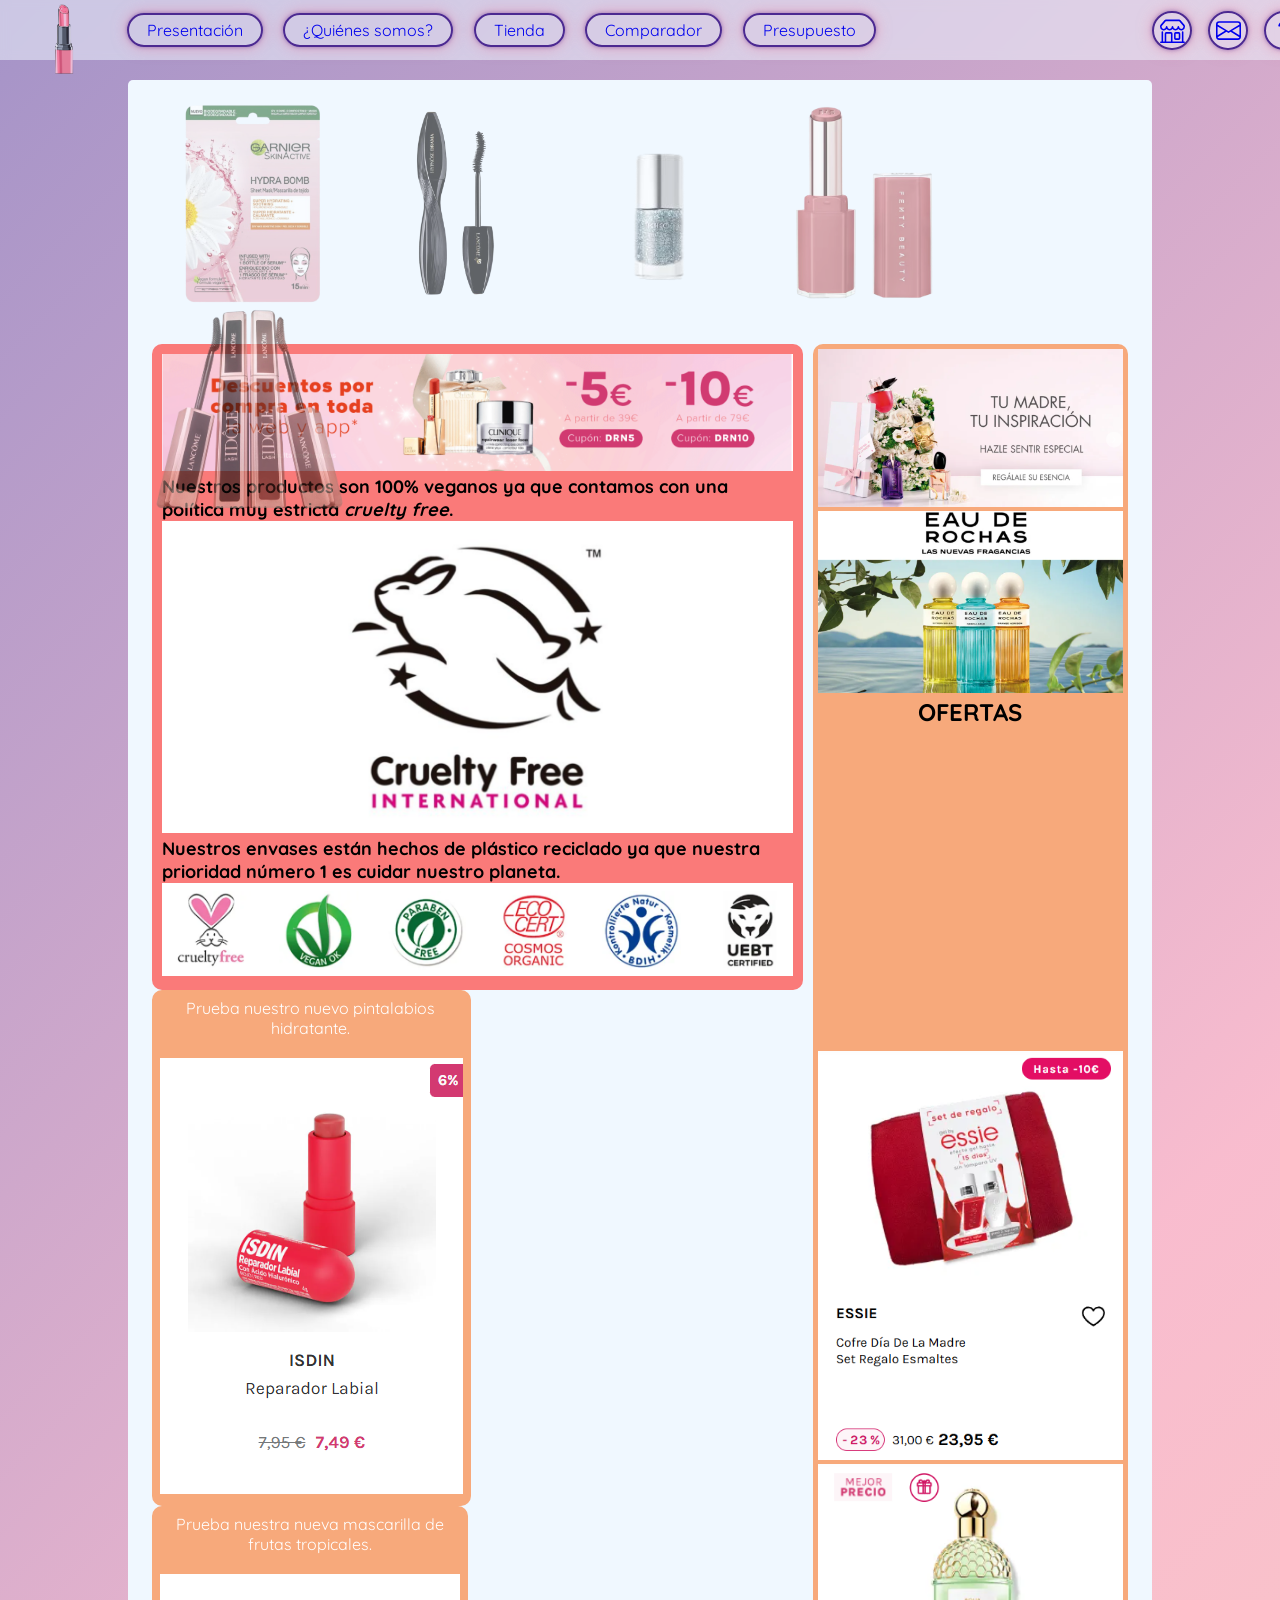
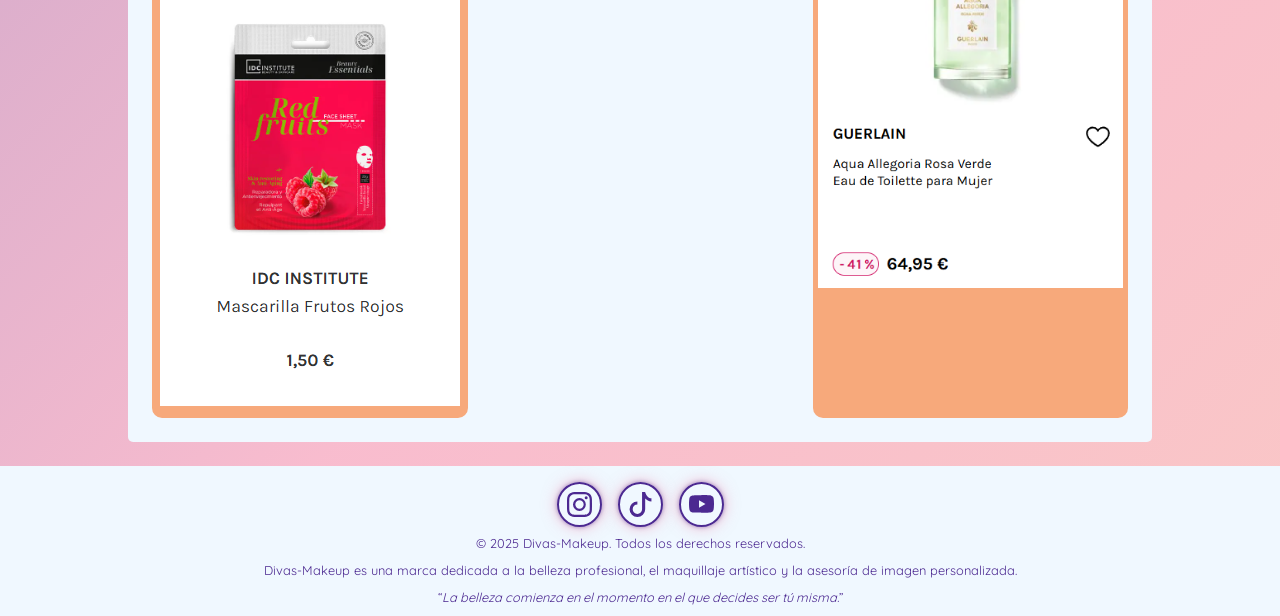
<file: index.html>
<!DOCTYPE html>
<html lang="es-ES">
  <head>
    <meta charset="UTF-8" />
    <meta
      name="viewport"
      content="width=device-width, initial-scale=1.0"
    />
    <meta
      name="author"
      content="Annabel"
    />
    <meta
      name="description"
      content="Página principal de la nuestra web"
    />
    <meta
      name="keywords"
      content="cruelty free, ofertas"
    />
    <title>Divas Make Up</title>
    <link
      rel="icon"
      href="imagenes/logo.png"
    />
    <link
      rel="stylesheet"
      href="estilosGlobales.css"
    />
    <link
      rel="stylesheet"
      href="index.css"
    />
  </head>

  <body>
    <!-- Cabecera de la página donde aparece el logo y la navegacion -->
    <header>
      <nav class="navegacion1">
        <a
          href="index.html"
          class="enlaceLogo"
          ><img
            src="imagenes/logo.png"
            alt="Logo DivasMakeUp"
            title="Logo DivasMakeUp"
            id="inicio"
        /></a>
        <a href="presentacion.html">Presentación</a>

        <a href="pagina2.html"> ¿Quiénes somos?</a>
        <a href="pagina3.html"> Tienda</a>
        <a href="pagina4.html">Comparador</a>
        <a href="pagina5.html">Presupuesto</a>
      </nav>
      <nav class="navegacion2">
        <a href="pagina1.html">
          <svg
            xmlns="http://www.w3.org/2000/svg"
            width="16"
            height="16"
            fill="currentColor"
            class="bi bi-shop"
            viewBox="0 0 16 16"
          >
            <path
              d="M2.97 1.35A1 1 0 0 1 3.73 1h8.54a1 1 0 0 1 .76.35l2.609 3.044A1.5 1.5 0 0 1 16 5.37v.255a2.375 2.375 0 0 1-4.25 1.458A2.37 2.37 0 0 1 9.875 8 2.37 2.37 0 0 1 8 7.083 2.37 2.37 0 0 1 6.125 8a2.37 2.37 0 0 1-1.875-.917A2.375 2.375 0 0 1 0 5.625V5.37a1.5 1.5 0 0 1 .361-.976zm1.78 4.275a1.375 1.375 0 0 0 2.75 0 .5.5 0 0 1 1 0 1.375 1.375 0 0 0 2.75 0 .5.5 0 0 1 1 0 1.375 1.375 0 1 0 2.75 0V5.37a.5.5 0 0 0-.12-.325L12.27 2H3.73L1.12 5.045A.5.5 0 0 0 1 5.37v.255a1.375 1.375 0 0 0 2.75 0 .5.5 0 0 1 1 0M1.5 8.5A.5.5 0 0 1 2 9v6h1v-5a1 1 0 0 1 1-1h3a1 1 0 0 1 1 1v5h6V9a.5.5 0 0 1 1 0v6h.5a.5.5 0 0 1 0 1H.5a.5.5 0 0 1 0-1H1V9a.5.5 0 0 1 .5-.5M4 15h3v-5H4zm5-5a1 1 0 0 1 1-1h2a1 1 0 0 1 1 1v3a1 1 0 0 1-1 1h-2a1 1 0 0 1-1-1zm3 0h-2v3h2z"
            />
          </svg>
        </a>
        <a href="pagina6.html">
          <svg
            xmlns="http://www.w3.org/2000/svg"
            width="16"
            height="16"
            fill="currentColor"
            class="bi bi-envelope"
            viewBox="0 0 16 16"
          >
            <path
              d="M0 4a2 2 0 0 1 2-2h12a2 2 0 0 1 2 2v8a2 2 0 0 1-2 2H2a2 2 0 0 1-2-2zm2-1a1 1 0 0 0-1 1v.217l7 4.2 7-4.2V4a1 1 0 0 0-1-1zm13 2.383-4.708 2.825L15 11.105zm-.034 6.876-5.64-3.471L8 9.583l-1.326-.795-5.64 3.47A1 1 0 0 0 2 13h12a1 1 0 0 0 .966-.741M1 11.105l4.708-2.897L1 5.383z"
            />
          </svg>
        </a>
        <a href="pagina7.html">
          <svg
            xmlns="http://www.w3.org/2000/svg"
            width="16"
            height="16"
            fill="currentColor"
            class="bi bi-question-lg"
            viewBox="0 0 16 16"
          >
            <path
              fill-rule="evenodd"
              d="M4.475 5.458c-.284 0-.514-.237-.47-.517C4.28 3.24 5.576 2 7.825 2c2.25 0 3.767 1.36 3.767 3.215 0 1.344-.665 2.288-1.79 2.973-1.1.659-1.414 1.118-1.414 2.01v.03a.5.5 0 0 1-.5.5h-.77a.5.5 0 0 1-.5-.495l-.003-.2c-.043-1.221.477-2.001 1.645-2.712 1.03-.632 1.397-1.135 1.397-2.028 0-.979-.758-1.698-1.926-1.698-1.009 0-1.71.529-1.938 1.402-.066.254-.278.461-.54.461h-.777ZM7.496 14c.622 0 1.095-.474 1.095-1.09 0-.618-.473-1.092-1.095-1.092-.606 0-1.087.474-1.087 1.091S6.89 14 7.496 14"
            />
          </svg>
        </a>
      </nav>
    </header>
    <!-- Cuerpo de la página donde aparece el contenido -->
    <main>
      <!-- Contenido de la tienda y ofertas -->
      <section class="cards">
        <img
          class="imagen"
          src="imagenes/cara_mascarilla_rosa.png"
          alt="Imagen1"
        />
        <img
          class="imagen"
          src="imagenes/ojos_hypnose_drama.png"
          alt="Imagen2"
        />
        <img
          class="imagen"
          src="imagenes/descarga.png"
          alt="Imagen3"
        />
        <img
          class="imagen"
          src="imagenes/labios_fenty.png"
          alt="Imagen4"
        />
        <img
          class="imagen"
          src="imagenes/ojos_lash_idole.png"
          alt="Imagen4"
        />
      </section>

      <!-- Parte donde se habla de nuestra tienda -->
      <section id="informacion">
        <img
          src="imagenes/banner1.jpg.png"
          alt="Ofertas"
          class="banner"
        />
        <article>
          <p>
            Nuestros productos son 100% veganos ya que contamos con una política
            muy estricta <em>cruelty free</em>.
          </p>
        </article>
        <img
          src="imagenes/imagenindex1.png"
          alt="Ofertas"
          class="banner"
        />
        <br />
        <article>
          <p>
            Nuestros envases están hechos de plástico reciclado ya que nuestra
            prioridad número 1 es cuidar nuestro planeta.
          </p>
        </article>
        <img
          src="imagenes/imagenindex2.png"
          alt="Ofertas"
          class="banner"
        />
      </section>
      <!-- Parte donde aparecen promociones -->
      <section id="promociones">
        <article>
          <p>Prueba nuestro nuevo pintalabios hidratante.</p>
          <br />
          <img
            src="imagenes/produc1.png"
            alt="Ofertas"
            class="promo"
          />
        </article>
        &nbsp;&nbsp;&nbsp; &nbsp;&nbsp;
        <article>
          <p>Prueba nuestra nueva mascarilla de frutas tropicales.</p>
          <br />
          <img
            src="imagenes/produc2.png"
            alt="Ofertas"
            class="promo"
          />
        </article>
      </section>
      <!-- Parte donde aparecen ofertas y el calendario de cursos -->
      <aside>
        <img
          src="imagenes/oferta2.png"
          alt="Ofertas"
          class="oferta"
        />

        <img
          src="imagenes/promo3.png"
          alt="Ofertas"
          class="oferta"
        />
        <h2>OFERTAS</h2>
        <br />
        <iframe
          src="https://calendar.google.com/calendar/embed?src=c_4328d9383a17410a02f2c553cfc894efafd03b873cf37fad0536de3368685a7c%40group.calendar.google.com&ctz=Europe%2FMadrid"
          style="border: 0"
          frameborder="0"
          scrolling="no"
        ></iframe>
        <img
          src="imagenes/oferta1.png"
          alt="Ofertas"
          class="oferta"
        />
        <img
          src="imagenes/promo4.png"
          alt="Ofertas"
          class="oferta"
        />
      </aside>
    </main>
    <!-- Pie de la página donde aparecen las redes sociales -->
    <footer>
      <nav>
        <a
          href="https://www.instagram.com/"
          target="_blank"
        >
          <svg
            xmlns="http://www.w3.org/2000/svg"
            width="16"
            height="16"
            fill="currentColor"
            class="bi bi-instagram"
            viewBox="0 0 16 16"
          >
            <path
              d="M8 0C5.829 0 5.556.01 4.703.048 3.85.088 3.269.222 2.76.42a3.9 3.9 0 0 0-1.417.923A3.9 3.9 0 0 0 .42 2.76C.222 3.268.087 3.85.048 4.7.01 5.555 0 5.827 0 8.001c0 2.172.01 2.444.048 3.297.04.852.174 1.433.372 1.942.205.526.478.972.923 1.417.444.445.89.719 1.416.923.51.198 1.09.333 1.942.372C5.555 15.99 5.827 16 8 16s2.444-.01 3.298-.048c.851-.04 1.434-.174 1.943-.372a3.9 3.9 0 0 0 1.416-.923c.445-.445.718-.891.923-1.417.197-.509.332-1.09.372-1.942C15.99 10.445 16 10.173 16 8s-.01-2.445-.048-3.299c-.04-.851-.175-1.433-.372-1.941a3.9 3.9 0 0 0-.923-1.417A3.9 3.9 0 0 0 13.24.42c-.51-.198-1.092-.333-1.943-.372C10.443.01 10.172 0 7.998 0zm-.717 1.442h.718c2.136 0 2.389.007 3.232.046.78.035 1.204.166 1.486.275.373.145.64.319.92.599s.453.546.598.92c.11.281.24.705.275 1.485.039.843.047 1.096.047 3.231s-.008 2.389-.047 3.232c-.035.78-.166 1.203-.275 1.485a2.5 2.5 0 0 1-.599.919c-.28.28-.546.453-.92.598-.28.11-.704.24-1.485.276-.843.038-1.096.047-3.232.047s-2.39-.009-3.233-.047c-.78-.036-1.203-.166-1.485-.276a2.5 2.5 0 0 1-.92-.598 2.5 2.5 0 0 1-.6-.92c-.109-.281-.24-.705-.275-1.485-.038-.843-.046-1.096-.046-3.233s.008-2.388.046-3.231c.036-.78.166-1.204.276-1.486.145-.373.319-.64.599-.92s.546-.453.92-.598c.282-.11.705-.24 1.485-.276.738-.034 1.024-.044 2.515-.045zm4.988 1.328a.96.96 0 1 0 0 1.92.96.96 0 0 0 0-1.92m-4.27 1.122a4.109 4.109 0 1 0 0 8.217 4.109 4.109 0 0 0 0-8.217m0 1.441a2.667 2.667 0 1 1 0 5.334 2.667 2.667 0 0 1 0-5.334"
            />
          </svg>
        </a>
        <a
          href="https://www.tiktok.com/"
          target="_blank"
        >
          <svg
            xmlns="http://www.w3.org/2000/svg"
            width="16"
            height="16"
            fill="currentColor"
            class="bi bi-tiktok"
            viewBox="0 0 16 16"
          >
            <path
              d="M9 0h1.98c.144.715.54 1.617 1.235 2.512C12.895 3.389 13.797 4 15 4v2c-1.753 0-3.07-.814-4-1.829V11a5 5 0 1 1-5-5v2a3 3 0 1 0 3 3z"
            />
          </svg>
        </a>
        <a
          href="https://www.youtube.com/"
          target="_blank"
        >
          <svg
            xmlns="http://www.w3.org/2000/svg"
            width="16"
            height="16"
            fill="currentColor"
            class="bi bi-youtube"
            viewBox="0 0 16 16"
          >
            <path
              d="M8.051 1.999h.089c.822.003 4.987.033 6.11.335a2.01 2.01 0 0 1 1.415 1.42c.101.38.172.883.22 1.402l.01.104.022.26.008.104c.065.914.073 1.77.074 1.957v.075c-.001.194-.01 1.108-.082 2.06l-.008.105-.009.104c-.05.572-.124 1.14-.235 1.558a2.01 2.01 0 0 1-1.415 1.42c-1.16.312-5.569.334-6.18.335h-.142c-.309 0-1.587-.006-2.927-.052l-.17-.006-.087-.004-.171-.007-.171-.007c-1.11-.049-2.167-.128-2.654-.26a2.01 2.01 0 0 1-1.415-1.419c-.111-.417-.185-.986-.235-1.558L.09 9.82l-.008-.104A31 31 0 0 1 0 7.68v-.123c.002-.215.01-.958.064-1.778l.007-.103.003-.052.008-.104.022-.26.01-.104c.048-.519.119-1.023.22-1.402a2.01 2.01 0 0 1 1.415-1.42c.487-.13 1.544-.21 2.654-.26l.17-.007.172-.006.086-.003.171-.007A100 100 0 0 1 7.858 2zM6.4 5.209v4.818l4.157-2.408z"
            />
          </svg>
        </a>
      </nav>

      <p>&copy; 2025 Divas-Makeup. Todos los derechos reservados.</p>
      <p>
        Divas-Makeup es una marca dedicada a la belleza profesional, el
        maquillaje artístico y la asesoría de imagen personalizada.
      </p>
      <p class="cita">
        <q
          ><em
            >La belleza comienza en el momento en el que decides ser tú
            misma.</em
          ></q
        >
      </p>
    </footer>
  </body>
</html>
</file>
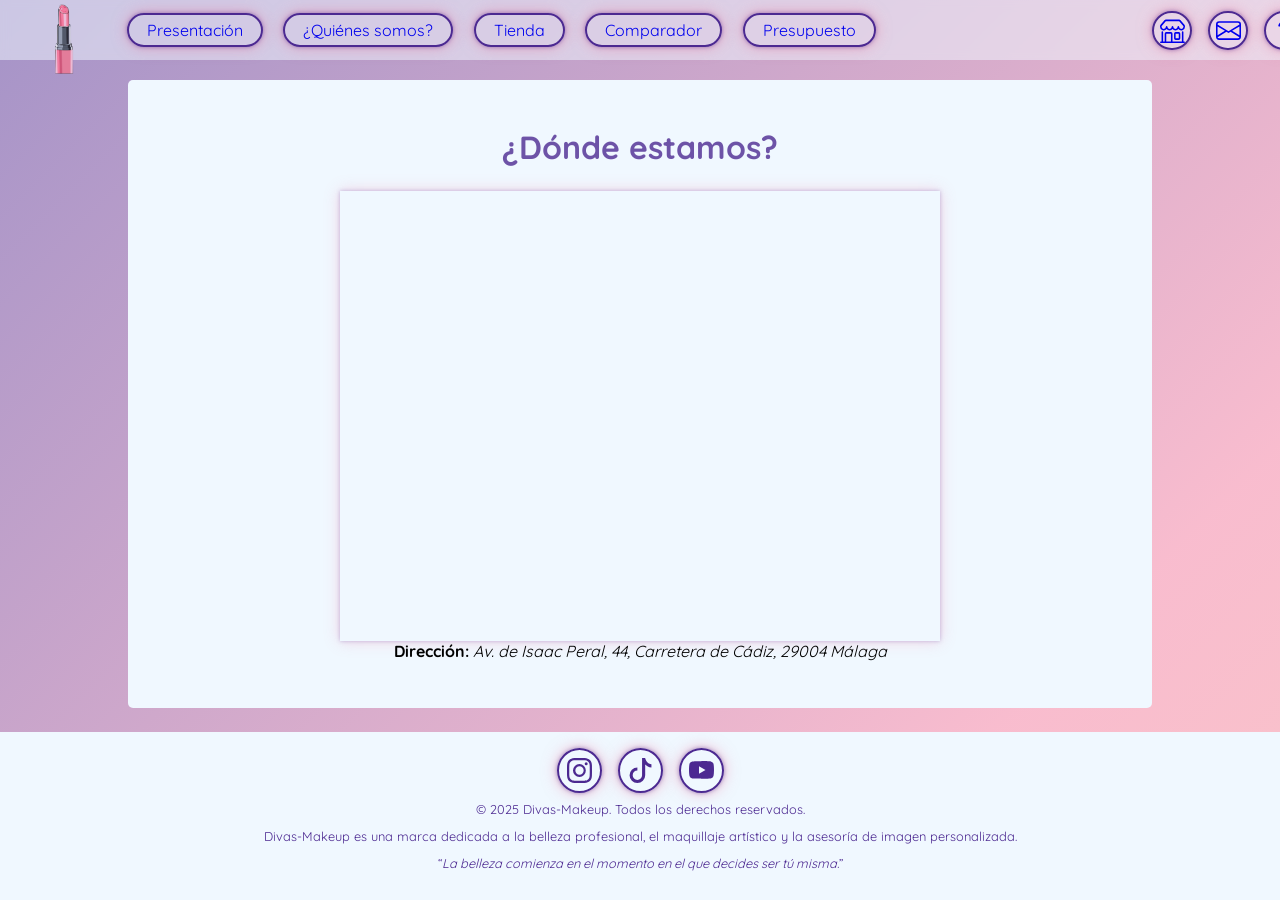
<file: pagina1.html>
<!DOCTYPE html>
<html lang="es-ES">
  <head>
    <meta charset="UTF-8" />
    <meta
      name="viewport"
      content="width=device-width, initial-scale=1.0"
    />
    <meta
      name="author"
      content="Celia"
    />
    <meta
      name="description"
      content="Lugar donde encontrarnos y contactar con nosotras"
    />
    <meta
      name="keywords"
      content="maps, facebook, tiktok"
    />
    <title>¿Donde estamos?</title>
    <link
      rel="icon"
      href="imagenes/logo.png"
    />
    <link
      rel="stylesheet"
      href="estilosGlobales.css"
    />
    <link
      rel="stylesheet"
      href="pagina1.css"
    />
  </head>

  <body>
    <!-- Cabecera de la página donde aparece el logo y la navegacion -->
    <header>
      <nav class="navegacion1">
        <a
          href="index.html"
          class="enlaceLogo"
          ><img
            src="imagenes/logo.png"
            alt="Logo DivasMakeUp"
            title="Logo DivasMakeUp"
            id="inicio"
        /></a>
        <a href="presentacion.html">Presentación</a>

        <a href="pagina2.html"> ¿Quiénes somos?</a>
        <a href="pagina3.html"> Tienda</a>
        <a href="pagina4.html">Comparador</a>
        <a href="pagina5.html">Presupuesto</a>
      </nav>
      <nav class="navegacion2">
        <a href="pagina1.html">
          <svg
            xmlns="http://www.w3.org/2000/svg"
            width="16"
            height="16"
            fill="currentColor"
            class="bi bi-shop"
            viewBox="0 0 16 16"
          >
            <path
              d="M2.97 1.35A1 1 0 0 1 3.73 1h8.54a1 1 0 0 1 .76.35l2.609 3.044A1.5 1.5 0 0 1 16 5.37v.255a2.375 2.375 0 0 1-4.25 1.458A2.37 2.37 0 0 1 9.875 8 2.37 2.37 0 0 1 8 7.083 2.37 2.37 0 0 1 6.125 8a2.37 2.37 0 0 1-1.875-.917A2.375 2.375 0 0 1 0 5.625V5.37a1.5 1.5 0 0 1 .361-.976zm1.78 4.275a1.375 1.375 0 0 0 2.75 0 .5.5 0 0 1 1 0 1.375 1.375 0 0 0 2.75 0 .5.5 0 0 1 1 0 1.375 1.375 0 1 0 2.75 0V5.37a.5.5 0 0 0-.12-.325L12.27 2H3.73L1.12 5.045A.5.5 0 0 0 1 5.37v.255a1.375 1.375 0 0 0 2.75 0 .5.5 0 0 1 1 0M1.5 8.5A.5.5 0 0 1 2 9v6h1v-5a1 1 0 0 1 1-1h3a1 1 0 0 1 1 1v5h6V9a.5.5 0 0 1 1 0v6h.5a.5.5 0 0 1 0 1H.5a.5.5 0 0 1 0-1H1V9a.5.5 0 0 1 .5-.5M4 15h3v-5H4zm5-5a1 1 0 0 1 1-1h2a1 1 0 0 1 1 1v3a1 1 0 0 1-1 1h-2a1 1 0 0 1-1-1zm3 0h-2v3h2z"
            /></svg
        ></a>
        <a href="pagina6.html">
          <svg
            xmlns="http://www.w3.org/2000/svg"
            width="16"
            height="16"
            fill="currentColor"
            class="bi bi-envelope"
            viewBox="0 0 16 16"
          >
            <path
              d="M0 4a2 2 0 0 1 2-2h12a2 2 0 0 1 2 2v8a2 2 0 0 1-2 2H2a2 2 0 0 1-2-2zm2-1a1 1 0 0 0-1 1v.217l7 4.2 7-4.2V4a1 1 0 0 0-1-1zm13 2.383-4.708 2.825L15 11.105zm-.034 6.876-5.64-3.471L8 9.583l-1.326-.795-5.64 3.47A1 1 0 0 0 2 13h12a1 1 0 0 0 .966-.741M1 11.105l4.708-2.897L1 5.383z"
            /></svg
        ></a>
        <a href="pagina7.html">
          <svg
            xmlns="http://www.w3.org/2000/svg"
            width="16"
            height="16"
            fill="currentColor"
            class="bi bi-question-lg"
            viewBox="0 0 16 16"
          >
            <path
              fill-rule="evenodd"
              d="M4.475 5.458c-.284 0-.514-.237-.47-.517C4.28 3.24 5.576 2 7.825 2c2.25 0 3.767 1.36 3.767 3.215 0 1.344-.665 2.288-1.79 2.973-1.1.659-1.414 1.118-1.414 2.01v.03a.5.5 0 0 1-.5.5h-.77a.5.5 0 0 1-.5-.495l-.003-.2c-.043-1.221.477-2.001 1.645-2.712 1.03-.632 1.397-1.135 1.397-2.028 0-.979-.758-1.698-1.926-1.698-1.009 0-1.71.529-1.938 1.402-.066.254-.278.461-.54.461h-.777ZM7.496 14c.622 0 1.095-.474 1.095-1.09 0-.618-.473-1.092-1.095-1.092-.606 0-1.087.474-1.087 1.091S6.89 14 7.496 14"
            /></svg
        ></a>
      </nav>
    </header>
    <!-- Cuerpo de la página donde aparece el contenido -->
    <main>
      <!-- Parte donde aparece el lugar de la tienda y la dirección -->
      <h1>¿Dónde estamos?</h1>
      <section>
        <iframe
          src="https://www.google.com/maps/embed?pb=!1m18!1m12!1m3!1d3199.2994833748994!2d-4.46281172511031!3d36.69134067382996!2m3!1f0!2f0!3f0!3m2!1i1024!2i768!4f13.1!3m3!1m2!1s0xd72f9c45623d2c3%3A0x7a634bd28c0cf953!2sMEDAC%20Nova%20%F0%9F%A5%87%20Centro%20Tecnol%C3%B3gico%20de%20FP!5e0!3m2!1ses!2ses!4v1737686480984!5m2!1ses!2ses"
          width="600"
          height="450"
          style="border: 0"
          allowfullscreen=""
          loading="lazy"
          referrerpolicy="no-referrer-when-downgrade"
        ></iframe>
        <p>
          <strong>Dirección: </strong>
          <em>Av. de Isaac Peral, 44, Carretera de Cádiz, 29004 Málaga </em>
        </p>
      </section>
    </main>
    <!-- Pie de la página donde aparecen las redes sociales -->
    <footer>
      <nav>
        <a
          href="https://www.instagram.com/"
          target="_blank"
        >
          <svg
            xmlns="http://www.w3.org/2000/svg"
            width="16"
            height="16"
            fill="currentColor"
            class="bi bi-instagram"
            viewBox="0 0 16 16"
          >
            <path
              d="M8 0C5.829 0 5.556.01 4.703.048 3.85.088 3.269.222 2.76.42a3.9 3.9 0 0 0-1.417.923A3.9 3.9 0 0 0 .42 2.76C.222 3.268.087 3.85.048 4.7.01 5.555 0 5.827 0 8.001c0 2.172.01 2.444.048 3.297.04.852.174 1.433.372 1.942.205.526.478.972.923 1.417.444.445.89.719 1.416.923.51.198 1.09.333 1.942.372C5.555 15.99 5.827 16 8 16s2.444-.01 3.298-.048c.851-.04 1.434-.174 1.943-.372a3.9 3.9 0 0 0 1.416-.923c.445-.445.718-.891.923-1.417.197-.509.332-1.09.372-1.942C15.99 10.445 16 10.173 16 8s-.01-2.445-.048-3.299c-.04-.851-.175-1.433-.372-1.941a3.9 3.9 0 0 0-.923-1.417A3.9 3.9 0 0 0 13.24.42c-.51-.198-1.092-.333-1.943-.372C10.443.01 10.172 0 7.998 0zm-.717 1.442h.718c2.136 0 2.389.007 3.232.046.78.035 1.204.166 1.486.275.373.145.64.319.92.599s.453.546.598.92c.11.281.24.705.275 1.485.039.843.047 1.096.047 3.231s-.008 2.389-.047 3.232c-.035.78-.166 1.203-.275 1.485a2.5 2.5 0 0 1-.599.919c-.28.28-.546.453-.92.598-.28.11-.704.24-1.485.276-.843.038-1.096.047-3.232.047s-2.39-.009-3.233-.047c-.78-.036-1.203-.166-1.485-.276a2.5 2.5 0 0 1-.92-.598 2.5 2.5 0 0 1-.6-.92c-.109-.281-.24-.705-.275-1.485-.038-.843-.046-1.096-.046-3.233s.008-2.388.046-3.231c.036-.78.166-1.204.276-1.486.145-.373.319-.64.599-.92s.546-.453.92-.598c.282-.11.705-.24 1.485-.276.738-.034 1.024-.044 2.515-.045zm4.988 1.328a.96.96 0 1 0 0 1.92.96.96 0 0 0 0-1.92m-4.27 1.122a4.109 4.109 0 1 0 0 8.217 4.109 4.109 0 0 0 0-8.217m0 1.441a2.667 2.667 0 1 1 0 5.334 2.667 2.667 0 0 1 0-5.334"
            />
          </svg>
        </a>
        <a
          href="https://www.tiktok.com/"
          target="_blank"
        >
          <svg
            xmlns="http://www.w3.org/2000/svg"
            width="16"
            height="16"
            fill="currentColor"
            class="bi bi-tiktok"
            viewBox="0 0 16 16"
          >
            <path
              d="M9 0h1.98c.144.715.54 1.617 1.235 2.512C12.895 3.389 13.797 4 15 4v2c-1.753 0-3.07-.814-4-1.829V11a5 5 0 1 1-5-5v2a3 3 0 1 0 3 3z"
            />
          </svg>
        </a>
        <a
          href="https://www.youtube.com/"
          target="_blank"
        >
          <svg
            xmlns="http://www.w3.org/2000/svg"
            width="16"
            height="16"
            fill="currentColor"
            class="bi bi-youtube"
            viewBox="0 0 16 16"
          >
            <path
              d="M8.051 1.999h.089c.822.003 4.987.033 6.11.335a2.01 2.01 0 0 1 1.415 1.42c.101.38.172.883.22 1.402l.01.104.022.26.008.104c.065.914.073 1.77.074 1.957v.075c-.001.194-.01 1.108-.082 2.06l-.008.105-.009.104c-.05.572-.124 1.14-.235 1.558a2.01 2.01 0 0 1-1.415 1.42c-1.16.312-5.569.334-6.18.335h-.142c-.309 0-1.587-.006-2.927-.052l-.17-.006-.087-.004-.171-.007-.171-.007c-1.11-.049-2.167-.128-2.654-.26a2.01 2.01 0 0 1-1.415-1.419c-.111-.417-.185-.986-.235-1.558L.09 9.82l-.008-.104A31 31 0 0 1 0 7.68v-.123c.002-.215.01-.958.064-1.778l.007-.103.003-.052.008-.104.022-.26.01-.104c.048-.519.119-1.023.22-1.402a2.01 2.01 0 0 1 1.415-1.42c.487-.13 1.544-.21 2.654-.26l.17-.007.172-.006.086-.003.171-.007A100 100 0 0 1 7.858 2zM6.4 5.209v4.818l4.157-2.408z"
            />
          </svg>
        </a>
      </nav>

      <p>&copy; 2025 Divas-Makeup. Todos los derechos reservados.</p>
      <p>
        Divas-Makeup es una marca dedicada a la belleza profesional, el
        maquillaje artístico y la asesoría de imagen personalizada.
      </p>
      <p class="cita">
        <q
          ><em
            >La belleza comienza en el momento en el que decides ser tú
            misma.</em
          ></q
        >
      </p>
    </footer>
  </body>
</html>
</file>
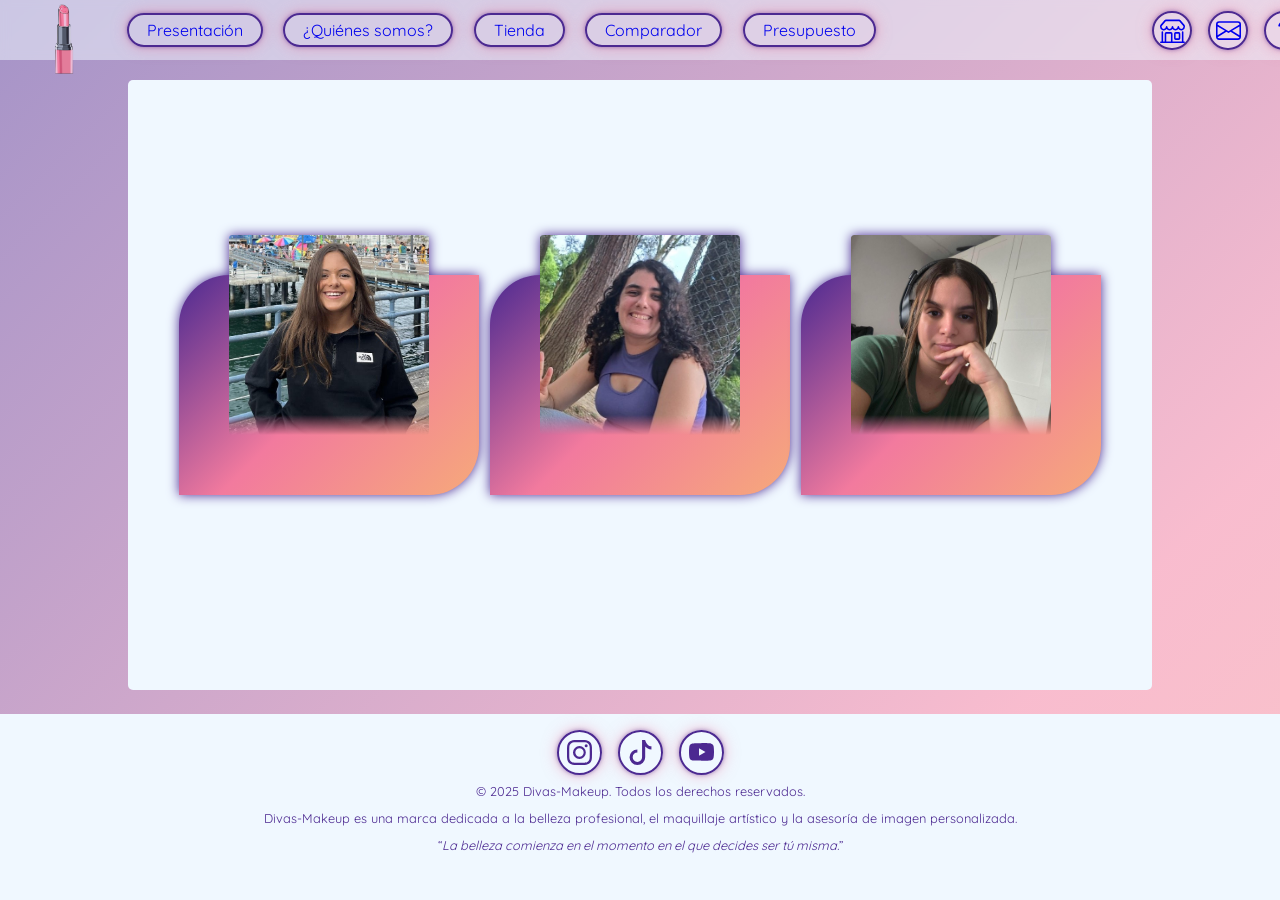
<file: pagina2.html>
<!DOCTYPE html>
<html lang="es-ES">
  <head>
    <meta charset="UTF-8" />
    <meta
      name="viewport"
      content="width=device-width, initial-scale=1.0"
    />
    <meta
      name="author"
      content="Annabel"
    />
    <meta
      name="description"
      content="Página de información sobre nosotras y lo que hemos hecho"
    />
    <meta
      name="keywords"
      content="Annabel, Noemí, Celia"
    />
    <title>¿Quienes somos?</title>
    <link
      rel="icon"
      href="imagenes/logo.png"
    />
    <link
      rel="stylesheet"
      href="estilosGlobales.css"
    />
    <link
      rel="stylesheet"
      href="pagina2.css"
    />
  </head>

  <body>
    <!-- Cabecera de la página donde aparece el logo y la navegacion -->
    <header>
      <nav class="navegacion1">
        <a
          href="index.html"
          class="enlaceLogo"
          ><img
            src="imagenes/logo.png"
            alt="Logo DivasMakeUp"
            title="Logo DivasMakeUp"
            id="inicio"
        /></a>
        <a href="presentacion.html">Presentación</a>

        <a href="pagina2.html"> ¿Quiénes somos?</a>
        <a href="pagina3.html"> Tienda</a>
        <a href="pagina4.html">Comparador</a>
        <a href="pagina5.html">Presupuesto</a>
      </nav>
      <nav class="navegacion2">
        <a href="pagina1.html">
          <svg
            xmlns="http://www.w3.org/2000/svg"
            width="16"
            height="16"
            fill="currentColor"
            class="bi bi-shop"
            viewBox="0 0 16 16"
          >
            <path
              d="M2.97 1.35A1 1 0 0 1 3.73 1h8.54a1 1 0 0 1 .76.35l2.609 3.044A1.5 1.5 0 0 1 16 5.37v.255a2.375 2.375 0 0 1-4.25 1.458A2.37 2.37 0 0 1 9.875 8 2.37 2.37 0 0 1 8 7.083 2.37 2.37 0 0 1 6.125 8a2.37 2.37 0 0 1-1.875-.917A2.375 2.375 0 0 1 0 5.625V5.37a1.5 1.5 0 0 1 .361-.976zm1.78 4.275a1.375 1.375 0 0 0 2.75 0 .5.5 0 0 1 1 0 1.375 1.375 0 0 0 2.75 0 .5.5 0 0 1 1 0 1.375 1.375 0 1 0 2.75 0V5.37a.5.5 0 0 0-.12-.325L12.27 2H3.73L1.12 5.045A.5.5 0 0 0 1 5.37v.255a1.375 1.375 0 0 0 2.75 0 .5.5 0 0 1 1 0M1.5 8.5A.5.5 0 0 1 2 9v6h1v-5a1 1 0 0 1 1-1h3a1 1 0 0 1 1 1v5h6V9a.5.5 0 0 1 1 0v6h.5a.5.5 0 0 1 0 1H.5a.5.5 0 0 1 0-1H1V9a.5.5 0 0 1 .5-.5M4 15h3v-5H4zm5-5a1 1 0 0 1 1-1h2a1 1 0 0 1 1 1v3a1 1 0 0 1-1 1h-2a1 1 0 0 1-1-1zm3 0h-2v3h2z"
            /></svg
        ></a>
        <a href="pagina6.html">
          <svg
            xmlns="http://www.w3.org/2000/svg"
            width="16"
            height="16"
            fill="currentColor"
            class="bi bi-envelope"
            viewBox="0 0 16 16"
          >
            <path
              d="M0 4a2 2 0 0 1 2-2h12a2 2 0 0 1 2 2v8a2 2 0 0 1-2 2H2a2 2 0 0 1-2-2zm2-1a1 1 0 0 0-1 1v.217l7 4.2 7-4.2V4a1 1 0 0 0-1-1zm13 2.383-4.708 2.825L15 11.105zm-.034 6.876-5.64-3.471L8 9.583l-1.326-.795-5.64 3.47A1 1 0 0 0 2 13h12a1 1 0 0 0 .966-.741M1 11.105l4.708-2.897L1 5.383z"
            /></svg
        ></a>
        <a href="pagina7.html">
          <svg
            xmlns="http://www.w3.org/2000/svg"
            width="16"
            height="16"
            fill="currentColor"
            class="bi bi-question-lg"
            viewBox="0 0 16 16"
          >
            <path
              fill-rule="evenodd"
              d="M4.475 5.458c-.284 0-.514-.237-.47-.517C4.28 3.24 5.576 2 7.825 2c2.25 0 3.767 1.36 3.767 3.215 0 1.344-.665 2.288-1.79 2.973-1.1.659-1.414 1.118-1.414 2.01v.03a.5.5 0 0 1-.5.5h-.77a.5.5 0 0 1-.5-.495l-.003-.2c-.043-1.221.477-2.001 1.645-2.712 1.03-.632 1.397-1.135 1.397-2.028 0-.979-.758-1.698-1.926-1.698-1.009 0-1.71.529-1.938 1.402-.066.254-.278.461-.54.461h-.777ZM7.496 14c.622 0 1.095-.474 1.095-1.09 0-.618-.473-1.092-1.095-1.092-.606 0-1.087.474-1.087 1.091S6.89 14 7.496 14"
            /></svg
        ></a>
      </nav>
    </header>
    <!-- Cuerpo de la página donde aparece el contenido -->
    <main>
      <!-- Parte donde nos presentamos nosotras y lo que hemos hecho en el trabajo -->
      <section>
        <article>
          <img
            class="cambiarFoco"
            src="imagenes/Foto noemí.jpg"
            alt="Foto de Noemí"
            title="Foto de Noemí"
          />
          <div class="contenido">
            <dfn
              title="Ninguna de nosotras es tan fuerte como todas nosotras juntas"
            >
              <h3>Noemí</h3>
            </dfn>
            <p>
              Noemí Ruiz Toro es nuestra integrante número 1 y se ha encargado
              de la realización de las páginas de presentación inicial, la
              página de la tienda y la página de formulario de contacto además
              de ayudar a sus compañeras con cualquier dificultad.
            </p>
          </div>
        </article>
        <article>
          <img
            class="cambiarFoco"
            src="imagenes/foto annabel.jpg"
            alt="Foto de Annabel"
            title="Foto de Annabel"
          />
          <div class="contenido">
            <dfn
              title="Ninguna de nosotras es tan fuerte como todas nosotras juntas"
            >
              <h3>Annabel</h3>
            </dfn>
            <p>
              Annabel Suárez León es nuestra integrante número 2 y se ha
              encargado de la realización de las páginas de index, la página de
              ¿quiénes somos?, la página de preguntas frecuentes y diseñar el
              logotipo además de ayudar a sus compañeras con cualquier
              dificultad.
            </p>
          </div>
        </article>

        <article>
          <img
            src="imagenes/foto celia.jpg"
            alt="Foto de Celia"
            title="Foto de Celia"
          />
          <div class="contenido">
            <dfn
              title="Ninguna de nosotras es tan fuerte como todas nosotras juntas"
            >
              <h3>Celia</h3>
            </dfn>
            <p>
              Celia Molina Leal es nuestra integrante número 3 y se ha encargado
              de la realización de las páginas de ¿dónde estamos?, la página de
              comparativa de productos y la página de formulario de presupuesto
              además de ayudar a sus compañeras con cualquier dificultad.
            </p>
          </div>
        </article>
      </section>
    </main>
    <!-- Pie de la página donde aparecen las redes sociales -->
    <footer>
      <nav>
        <a
          href="https://www.instagram.com/"
          target="_blank"
        >
          <svg
            xmlns="http://www.w3.org/2000/svg"
            width="16"
            height="16"
            fill="currentColor"
            class="bi bi-instagram"
            viewBox="0 0 16 16"
          >
            <path
              d="M8 0C5.829 0 5.556.01 4.703.048 3.85.088 3.269.222 2.76.42a3.9 3.9 0 0 0-1.417.923A3.9 3.9 0 0 0 .42 2.76C.222 3.268.087 3.85.048 4.7.01 5.555 0 5.827 0 8.001c0 2.172.01 2.444.048 3.297.04.852.174 1.433.372 1.942.205.526.478.972.923 1.417.444.445.89.719 1.416.923.51.198 1.09.333 1.942.372C5.555 15.99 5.827 16 8 16s2.444-.01 3.298-.048c.851-.04 1.434-.174 1.943-.372a3.9 3.9 0 0 0 1.416-.923c.445-.445.718-.891.923-1.417.197-.509.332-1.09.372-1.942C15.99 10.445 16 10.173 16 8s-.01-2.445-.048-3.299c-.04-.851-.175-1.433-.372-1.941a3.9 3.9 0 0 0-.923-1.417A3.9 3.9 0 0 0 13.24.42c-.51-.198-1.092-.333-1.943-.372C10.443.01 10.172 0 7.998 0zm-.717 1.442h.718c2.136 0 2.389.007 3.232.046.78.035 1.204.166 1.486.275.373.145.64.319.92.599s.453.546.598.92c.11.281.24.705.275 1.485.039.843.047 1.096.047 3.231s-.008 2.389-.047 3.232c-.035.78-.166 1.203-.275 1.485a2.5 2.5 0 0 1-.599.919c-.28.28-.546.453-.92.598-.28.11-.704.24-1.485.276-.843.038-1.096.047-3.232.047s-2.39-.009-3.233-.047c-.78-.036-1.203-.166-1.485-.276a2.5 2.5 0 0 1-.92-.598 2.5 2.5 0 0 1-.6-.92c-.109-.281-.24-.705-.275-1.485-.038-.843-.046-1.096-.046-3.233s.008-2.388.046-3.231c.036-.78.166-1.204.276-1.486.145-.373.319-.64.599-.92s.546-.453.92-.598c.282-.11.705-.24 1.485-.276.738-.034 1.024-.044 2.515-.045zm4.988 1.328a.96.96 0 1 0 0 1.92.96.96 0 0 0 0-1.92m-4.27 1.122a4.109 4.109 0 1 0 0 8.217 4.109 4.109 0 0 0 0-8.217m0 1.441a2.667 2.667 0 1 1 0 5.334 2.667 2.667 0 0 1 0-5.334"
            />
          </svg>
        </a>
        <a
          href="https://www.tiktok.com/"
          target="_blank"
        >
          <svg
            xmlns="http://www.w3.org/2000/svg"
            width="16"
            height="16"
            fill="currentColor"
            class="bi bi-tiktok"
            viewBox="0 0 16 16"
          >
            <path
              d="M9 0h1.98c.144.715.54 1.617 1.235 2.512C12.895 3.389 13.797 4 15 4v2c-1.753 0-3.07-.814-4-1.829V11a5 5 0 1 1-5-5v2a3 3 0 1 0 3 3z"
            />
          </svg>
        </a>
        <a
          href="https://www.youtube.com/"
          target="_blank"
        >
          <svg
            xmlns="http://www.w3.org/2000/svg"
            width="16"
            height="16"
            fill="currentColor"
            class="bi bi-youtube"
            viewBox="0 0 16 16"
          >
            <path
              d="M8.051 1.999h.089c.822.003 4.987.033 6.11.335a2.01 2.01 0 0 1 1.415 1.42c.101.38.172.883.22 1.402l.01.104.022.26.008.104c.065.914.073 1.77.074 1.957v.075c-.001.194-.01 1.108-.082 2.06l-.008.105-.009.104c-.05.572-.124 1.14-.235 1.558a2.01 2.01 0 0 1-1.415 1.42c-1.16.312-5.569.334-6.18.335h-.142c-.309 0-1.587-.006-2.927-.052l-.17-.006-.087-.004-.171-.007-.171-.007c-1.11-.049-2.167-.128-2.654-.26a2.01 2.01 0 0 1-1.415-1.419c-.111-.417-.185-.986-.235-1.558L.09 9.82l-.008-.104A31 31 0 0 1 0 7.68v-.123c.002-.215.01-.958.064-1.778l.007-.103.003-.052.008-.104.022-.26.01-.104c.048-.519.119-1.023.22-1.402a2.01 2.01 0 0 1 1.415-1.42c.487-.13 1.544-.21 2.654-.26l.17-.007.172-.006.086-.003.171-.007A100 100 0 0 1 7.858 2zM6.4 5.209v4.818l4.157-2.408z"
            />
          </svg>
        </a>
      </nav>

      <p>&copy; 2025 Divas-Makeup. Todos los derechos reservados.</p>
      <p>
        Divas-Makeup es una marca dedicada a la belleza profesional, el
        maquillaje artístico y la asesoría de imagen personalizada.
      </p>
      <p class="cita">
        <q
          ><em
            >La belleza comienza en el momento en el que decides ser tú
            misma.</em
          ></q
        >
      </p>
    </footer>
  </body>
</html>
</file>
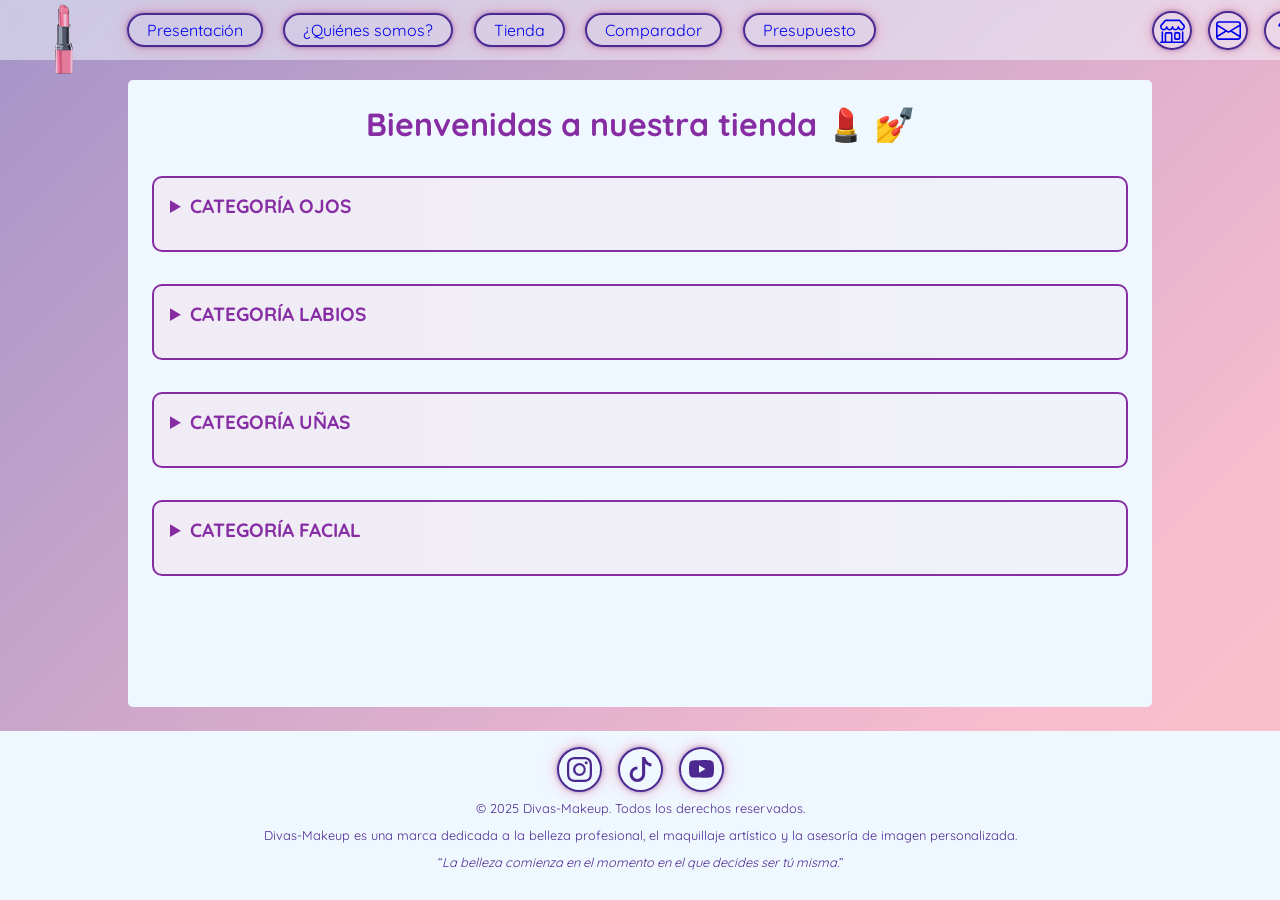
<file: pagina3.html>
<!DOCTYPE html>
<html lang="es-ES">
  <head>
    <meta charset="UTF-8" />
    <meta
      name="viewport"
      content="width=device-width, initial-scale=1.0"
    />
    <title>Tienda</title>
    <link
      rel="icon"
      href="imagenes/logo.png"
    />
    <meta
      name="author"
      content="Noemí"
    />
    <meta
      name="description"
      content="Página sobre nuestros productos"
    />
    <meta
      name="keywords"
      content="ojos, mascarillas, pintalabios, pintaunias"
    />
    <link
      rel="stylesheet"
      href="estilosGlobales.css"
    />
    <link
      rel="stylesheet"
      href="pagina3.css"
    />
  </head>
  <body>
    <!-- Cabecera de la página donde aparece el logo y la navegacion -->
    <header>
      <nav
        class="navegacion1"
        aria-label="Navegación principal"
      >
        <a
          href="index.html"
          class="enlaceLogo"
        >
          <img
            src="imagenes/logo.png"
            alt="Logo DivasMakeUp"
            title="Logo DivasMakeUp"
            id="inicio"
          />
        </a>
        <a href="presentacion.html">Presentación</a>
        <a href="pagina2.html">¿Quiénes somos?</a>
        <a href="pagina3.html">Tienda</a>
        <a href="pagina4.html">Comparador</a>
        <a href="pagina5.html">Presupuesto</a>
      </nav>

      <nav
        class="navegacion2"
        aria-label="Navegación accesos rápidos"
      >
        <a
          href="pagina1.html"
          aria-label="Tienda"
        >
          <svg
            xmlns="http://www.w3.org/2000/svg"
            width="16"
            height="16"
            fill="currentColor"
            class="bi bi-shop"
            viewBox="0 0 16 16"
          >
            <path
              d="M2.97 1.35A1 1 0 0 1 3.73 1h8.54a1 1 0 0 1 .76.35l2.609 3.044A1.5 1.5 0 0 1 16 5.37v.255a2.375 2.375 0 0 1-4.25 1.458A2.37 2.37 0 0 1 9.875 8 2.37 2.37 0 0 1 8 7.083 2.37 2.37 0 0 1 6.125 8a2.37 2.37 0 0 1-1.875-.917A2.375 2.375 0 0 1 0 5.625V5.37a1.5 1.5 0 0 1 .361-.976zm1.78 4.275a1.375 1.375 0 0 0 2.75 0 .5.5 0 0 1 1 0 1.375 1.375 0 0 0 2.75 0 .5.5 0 0 1 1 0 1.375 1.375 0 1 0 2.75 0V5.37a.5.5 0 0 0-.12-.325L12.27 2H3.73L1.12 5.045A.5.5 0 0 0 1 5.37v.255a1.375 1.375 0 0 0 2.75 0 .5.5 0 0 1 1 0M1.5 8.5A.5.5 0 0 1 2 9v6h1v-5a1 1 0 0 1 1-1h3a1 1 0 0 1 1 1v5h6V9a.5.5 0 0 1 1 0v6h.5a.5.5 0 0 1 0 1H.5a.5.5 0 0 1 0-1H1V9a.5.5 0 0 1 .5-.5M4 15h3v-5H4zm5-5a1 1 0 0 1 1-1h2a1 1 0 0 1 1 1v3a1 1 0 0 1-1 1h-2a1 1 0 0 1-1-1zm3 0h-2v3h2z"
            />
          </svg>
        </a>

        <a
          href="pagina6.html"
          aria-label="Contacto"
        >
          <svg
            xmlns="http://www.w3.org/2000/svg"
            width="16"
            height="16"
            fill="currentColor"
            class="bi bi-envelope"
            viewBox="0 0 16 16"
          >
            <path
              d="M0 4a2 2 0 0 1 2-2h12a2 2 0 0 1 2 2v8a2 2 0 0 1-2 2H2a2 2 0 0 1-2-2zm2-1a1 1 0 0 0-1 1v.217l7 4.2 7-4.2V4a1 1 0 0 0-1-1zm13 2.383-4.708 2.825L15 11.105zm-.034 6.876-5.64-3.471L8 9.583l-1.326-.795-5.64 3.47A1 1 0 0 0 2 13h12a1 1 0 0 0 .966-.741M1 11.105l4.708-2.897L1 5.383z"
            />
          </svg>
        </a>

        <a
          href="pagina7.html"
          aria-label="Ayuda"
        >
          <svg
            xmlns="http://www.w3.org/2000/svg"
            width="16"
            height="16"
            fill="currentColor"
            class="bi bi-question-lg"
            viewBox="0 0 16 16"
          >
            <path
              fill-rule="evenodd"
              d="M4.475 5.458c-.284 0-.514-.237-.47-.517C4.28 3.24 5.576 2 7.825 2c2.25 0 3.767 1.36 3.767 3.215 0 1.344-.665 2.288-1.79 2.973-1.1.659-1.414 1.118-1.414 2.01v.03a.5.5 0 0 1-.5.5h-.77a.5.5 0 0 1-.5-.495l-.003-.2c-.043-1.221.477-2.001 1.645-2.712 1.03-.632 1.397-1.135 1.397-2.028 0-.979-.758-1.698-1.926-1.698-1.009 0-1.71.529-1.938 1.402-.066.254-.278.461-.54.461h-.777ZM7.496 14c.622 0 1.095-.474 1.095-1.09 0-.618-.473-1.092-1.095-1.092-.606 0-1.087.474-1.087 1.091S6.89 14 7.496 14"
            />
          </svg>
        </a>
      </nav>
    </header>

    <!-- Cuerpo de la página donde aparece el contenido -->
    <main>
      <h1>Bienvenidas a nuestra tienda &#128132; &#128133;</h1>

      <!--CATEGORÍA OJOS-->
      <details>
        <summary>CATEGORÍA OJOS</summary>
        <table>
          <caption>
            TIENDA CATEGORÍA OJOS &#128065;
          </caption>
          <thead>
            <tr>
              <th>Producto</th>
              <th>Nombre</th>
              <th>Categoría</th>
              <th>Características</th>
              <th>Color</th>
              <th>Precio</th>
            </tr>
          </thead>
          <tbody>
            <!--OJOS HYPNOSE-->
            <tr>
              <td>
                <img
                  src="imagenes/ojos_hypnose_drama.png"
                  alt="logo"
                  width="170"
                  height="200"
                />
              </td>
              <td>Hypnôse Drama</td>
              <td>Máscara de pestañas</td>
              <td>
                <ul>
                  <li>Hasta 17 veces más volumen</li>
                  <li>Las pestañas se sienten fortalecidas</li>
                  <li>Color negro intenso</li>
                  <li>Hasta 24 horas de duración</li>
                </ul>
                <p>Disponible en tamaño viaje y tamaño original</p>
              </td>
              <td>
                Colores disponibles <br />
                <input
                  type="color"
                  value="#000000"
                  disabled
                />
              </td>
              <td>28 &#8364;</td>
            </tr>

            <!--OJOS LASH IDOLE-->
            <tr>
              <td>
                <img
                  src="imagenes/ojos_lash_idole.png"
                  alt="logo"
                  width="170"
                  height="200"
                />
              </td>
              <td>Lash Ídole</td>
              <td>Máscara de pestañas</td>
              <td>
                <ul>
                  <li>Volumen revelador</li>
                  <li>Pestañas definididas</li>
                  <li>Pestañas extendidas y alargadas</li>
                  <li>Textura suave y ligera</li>
                </ul>
                <p>Disponible en tamaño viaje y tamaño original</p>
              </td>
              <td>
                Colores disponibles <br />
                <input
                  type="color"
                  value="#5E3D31"
                  disabled
                />
                <br />
                <br />
                <input
                  type="color"
                  value="#000000"
                  disabled
                />
              </td>
              <td>26.60 &#8364;</td>
            </tr>
          </tbody>
        </table>
      </details>

      <!--CATEGORÍA LABIOS-->
      <details>
        <summary>CATEGORÍA LABIOS</summary>
        <table>
          <caption>
            TIENDA CATEGORÍA LABIOS &#128068;
          </caption>
          <thead>
            <tr>
              <th>Producto</th>
              <th>Nombre</th>
              <th>Categoría</th>
              <th>Características</th>
              <th>Color</th>
              <th>Precio</th>
            </tr>
          </thead>
          <tbody>
            <!--LABIOS FENTY ROSA-->
            <tr>
              <td>
                <img
                  src="imagenes/labios_fenty.png"
                  alt="labios stix"
                  width="170"
                  height="200"
                />
              </td>
              <td>Gloss Bomb Stix</td>
              <td>Barra de labios y gloss</td>
              <td>
                <ul>
                  <li>Fórmula nutritiva no pegajosa</li>
                  <li>Pigmentación media</li>
                  <li>Brillo intenso</li>
                  <li>Hidratación hasta 8 horas</li>
                  <li>
                    Enriquecido con escualano, vitamina E, manteca de karité y
                    aceite de semilla de kiwi
                  </li>
                </ul>
                <p>Disponible en tamaño viaje y tamaño original</p>
              </td>
              <td>
                Colores disponibles <br />
                <input
                  type="color"
                  value="#C9767C"
                  disabled
                />
                <br />
                <input
                  type="color"
                  value="#7A3C4A"
                  disabled
                />
                <br />
                <input
                  type="color"
                  value="#BC0118"
                  disabled
                />
              </td>
              <td>23.99 &#8364;</td>
            </tr>

            <!--LABIOS FENTY LETRAS-->
            <tr>
              <td>
                <img
                  src="imagenes/fentymarron-Photoroom.png"
                  alt="labios cream"
                  width="170"
                  height="200"
                />
              </td>
              <td>Gloss Bomb Cream</td>
              <td>Brillo de labios lacado</td>
              <td>
                <ul>
                  <li>Color sin purpurina en cinco tonos cremosos</li>
                  <li>Pigmento ajustable de alta intensidad</li>
                  <li>Brillo</li>
                  <li>Fórmula no pegajosa</li>
                  <li>Aplicador XXL para una aplicación en un solo paso</li>
                  <li>
                    Contiene vitamina A y una ligera fragancia de melocotón y
                    vainilla
                  </li>
                </ul>
                <p>Disponible en tamaño viaje y tamaño original</p>
              </td>
              <td>
                Colores disponibles <br />
                <input
                  type="color"
                  value="#623425"
                  disabled
                />
                <br />
                <input
                  type="color"
                  value="#B68792"
                  disabled
                />
                <br />
                <input
                  type="color"
                  value="#742524"
                  disabled
                />
              </td>
              <td>22.99 &#8364;</td>
            </tr>
          </tbody>
        </table>
      </details>

      <!--CATEGORÍA UÑAS-->
      <details>
        <summary>CATEGORÍA UÑAS</summary>
        <table>
          <caption>
            TIENDA CATEGORÍA UÑAS &#128133;
          </caption>
          <thead>
            <tr>
              <th>Producto</th>
              <th>Nombre</th>
              <th>Categoría</th>
              <th>Características</th>
              <th>Color</th>
              <th>Precio</th>
            </tr>
          </thead>
          <tbody>
            <!--UÑAS BRILLO -->
            <tr>
              <td>
                <img
                  src="imagenes/descarga.png"
                  alt="unas brillo"
                  width="170"
                  height="200"
                />
              </td>
              <td>Blue me biodegradable glitter top coat</td>
              <td>Laca de uñas</td>
              <td>
                <ul>
                  <li>Fórmula vegana y transpirable</li>
                  <li>Duración de hasta 7 días con base <em>top coat</em></li>
                  <li>
                    Alta concentración de pigmentos para crear efecto brillo
                  </li>
                  <li>Pincel con cerdas largas de corte redondo</li>
                  <li>
                    Máxima precisión para optimizar la pigmentación, la
                    cobertura y la intensidad
                  </li>
                </ul>
                <p>Disponible en tamaño viaje y tamaño original</p>
              </td>
              <td>
                Colores disponibles <br />
                <input
                  type="color"
                  value="#657F82"
                  disabled
                />
              </td>
              <td>2.00 &#8364;</td>
            </tr>

            <!--UÑAS CARNE-->
            <tr>
              <td>
                <img
                  src="imagenes/descarga(1).png"
                  alt="unas carne"
                  width="170"
                  height="200"
                />
              </td>
              <td>Breather nail lacquer</td>
              <td>Laca de uñas</td>
              <td>
                <ul>
                  <li>
                    Fórmula vegana enriquecida con purpuina biodegradable
                    plateada y azul
                  </li>
                  <li>
                    Puede utilizarse solo o para dar un toque brillante sobre
                    otro esmalte
                  </li>
                  <li>
                    Alta concentración de pigmentos para crear efecto brillo
                  </li>
                  <li>
                    Se combina con esmaltes en diferentes tonos para dar un
                    brillo extraordinario
                  </li>
                  <li>
                    Fácil de aplicar gracias a su pincel con cerdas largas de
                    corte redondo
                  </li>
                </ul>
                <p>Disponible en tamaño viaje y tamaño original</p>
                <p>Disponible en efecto brillo y mate</p>
              </td>
              <td>
                Colores disponibles <br />
                <input
                  type="color"
                  value="#F5D8D9"
                  disabled
                />
                <br />
                <input
                  type="color"
                  value="#FECEA3"
                  disabled
                />
                <br />
                <input
                  type="color"
                  value="#D02E32"
                  disabled
                />
              </td>
              <td>5.59 &#8364;</td>
            </tr>
          </tbody>
        </table>
      </details>

      <!--CATEGORÍA FACIAL-->
      <details>
        <summary>CATEGORÍA FACIAL</summary>
        <table>
          <caption>
            TIENDA CATEGORIA FACIAL &#129494;
          </caption>
          <thead>
            <tr>
              <th>Producto</th>
              <th>Nombre</th>
              <th>Categoría</th>
              <th>Características</th>
              <th>Precio</th>
            </tr>
          </thead>
          <tbody>
            <!--MASCARILLA FACIAL VERDE-->
            <tr>
              <td>
                <img
                  src="imagenes/cara_mascarilla_verde.png"
                  alt="facial verde"
                  width="170"
                  height="200"
                />
              </td>
              <td>
                Mascarilla Facial Hydra Bomb Super Hidratante Matificante con
                Ácido Hialurónico
              </td>
              <td>Mascarilla facial</td>
              <td>
                <ul>
                  <li>Pieles mixtas y grasas</li>
                  <li>Fórmula vegana</li>
                  <li>
                    Contiene extracto de Té Verde, Ácido Hialurónico y Sérum
                    Hidratante
                  </li>
                  <li>Refrescan y matifican la piel</li>
                  <li>
                    Piel intensamente hidratada, matificada y re-equilibrada en
                    15 minutos
                  </li>
                </ul>
              </td>

              <td>2.49 &#8364;</td>
            </tr>

            <!--MASCARILLA FACIAL ROSA-->
            <tr>
              <td>
                <img
                  src="imagenes/cara_mascarilla_rosa.png"
                  alt="facial rosa"
                  width="170"
                  height="200"
                />
              </td>
              <td>
                Mascarilla Facial Hydra Bomb Super Hidratante Calmante con Ácido
                Hialurónico
              </td>
              <td>Mascarilla facial</td>
              <td>
                <ul>
                  <li>Tejido súper hidratante</li>
                  <li>
                    Fórmula que te aporta el equivalente a una semana de sérum
                  </li>
                  <li>Ideal para pieles secas y sensibles</li>
                  <li>Extracto de Camomila y ÁCido Hialurónico</li>
                  <li>Refresca y calma la piel</li>
                  <li>Testado dermatológicamente</li>
                </ul>
              </td>
              <td>2.49 &#8364;</td>
            </tr>
          </tbody>
        </table>
      </details>
    </main>
    <!-- Pie de la página donde aparecen las redes sociales -->
    <footer>
      <nav>
        <a
          href="https://www.instagram.com/"
          target="_blank"
        >
          <svg
            xmlns="http://www.w3.org/2000/svg"
            width="16"
            height="16"
            fill="currentColor"
            class="bi bi-instagram"
            viewBox="0 0 16 16"
          >
            <path
              d="M8 0C5.829 0 5.556.01 4.703.048 3.85.088 3.269.222 2.76.42a3.9 3.9 0 0 0-1.417.923A3.9 3.9 0 0 0 .42 2.76C.222 3.268.087 3.85.048 4.7.01 5.555 0 5.827 0 8.001c0 2.172.01 2.444.048 3.297.04.852.174 1.433.372 1.942.205.526.478.972.923 1.417.444.445.89.719 1.416.923.51.198 1.09.333 1.942.372C5.555 15.99 5.827 16 8 16s2.444-.01 3.298-.048c.851-.04 1.434-.174 1.943-.372a3.9 3.9 0 0 0 1.416-.923c.445-.445.718-.891.923-1.417.197-.509.332-1.09.372-1.942C15.99 10.445 16 10.173 16 8s-.01-2.445-.048-3.299c-.04-.851-.175-1.433-.372-1.941a3.9 3.9 0 0 0-.923-1.417A3.9 3.9 0 0 0 13.24.42c-.51-.198-1.092-.333-1.943-.372C10.443.01 10.172 0 7.998 0zm-.717 1.442h.718c2.136 0 2.389.007 3.232.046.78.035 1.204.166 1.486.275.373.145.64.319.92.599s.453.546.598.92c.11.281.24.705.275 1.485.039.843.047 1.096.047 3.231s-.008 2.389-.047 3.232c-.035.78-.166 1.203-.275 1.485a2.5 2.5 0 0 1-.599.919c-.28.28-.546.453-.92.598-.28.11-.704.24-1.485.276-.843.038-1.096.047-3.232.047s-2.39-.009-3.233-.047c-.78-.036-1.203-.166-1.485-.276a2.5 2.5 0 0 1-.92-.598 2.5 2.5 0 0 1-.6-.92c-.109-.281-.24-.705-.275-1.485-.038-.843-.046-1.096-.046-3.233s.008-2.388.046-3.231c.036-.78.166-1.204.276-1.486.145-.373.319-.64.599-.92s.546-.453.92-.598c.282-.11.705-.24 1.485-.276.738-.034 1.024-.044 2.515-.045zm4.988 1.328a.96.96 0 1 0 0 1.92.96.96 0 0 0 0-1.92m-4.27 1.122a4.109 4.109 0 1 0 0 8.217 4.109 4.109 0 0 0 0-8.217m0 1.441a2.667 2.667 0 1 1 0 5.334 2.667 2.667 0 0 1 0-5.334"
            />
          </svg>
        </a>
        <a
          href="https://www.tiktok.com/"
          target="_blank"
        >
          <svg
            xmlns="http://www.w3.org/2000/svg"
            width="16"
            height="16"
            fill="currentColor"
            class="bi bi-tiktok"
            viewBox="0 0 16 16"
          >
            <path
              d="M9 0h1.98c.144.715.54 1.617 1.235 2.512C12.895 3.389 13.797 4 15 4v2c-1.753 0-3.07-.814-4-1.829V11a5 5 0 1 1-5-5v2a3 3 0 1 0 3 3z"
            />
          </svg>
        </a>
        <a
          href="https://www.youtube.com/"
          target="_blank"
        >
          <svg
            xmlns="http://www.w3.org/2000/svg"
            width="16"
            height="16"
            fill="currentColor"
            class="bi bi-youtube"
            viewBox="0 0 16 16"
          >
            <path
              d="M8.051 1.999h.089c.822.003 4.987.033 6.11.335a2.01 2.01 0 0 1 1.415 1.42c.101.38.172.883.22 1.402l.01.104.022.26.008.104c.065.914.073 1.77.074 1.957v.075c-.001.194-.01 1.108-.082 2.06l-.008.105-.009.104c-.05.572-.124 1.14-.235 1.558a2.01 2.01 0 0 1-1.415 1.42c-1.16.312-5.569.334-6.18.335h-.142c-.309 0-1.587-.006-2.927-.052l-.17-.006-.087-.004-.171-.007-.171-.007c-1.11-.049-2.167-.128-2.654-.26a2.01 2.01 0 0 1-1.415-1.419c-.111-.417-.185-.986-.235-1.558L.09 9.82l-.008-.104A31 31 0 0 1 0 7.68v-.123c.002-.215.01-.958.064-1.778l.007-.103.003-.052.008-.104.022-.26.01-.104c.048-.519.119-1.023.22-1.402a2.01 2.01 0 0 1 1.415-1.42c.487-.13 1.544-.21 2.654-.26l.17-.007.172-.006.086-.003.171-.007A100 100 0 0 1 7.858 2zM6.4 5.209v4.818l4.157-2.408z"
            />
          </svg>
        </a>
      </nav>

      <p>&copy; 2025 Divas-Makeup. Todos los derechos reservados.</p>
      <p>
        Divas-Makeup es una marca dedicada a la belleza profesional, el
        maquillaje artístico y la asesoría de imagen personalizada.
      </p>
      <p class="cita">
        <q
          ><em
            >La belleza comienza en el momento en el que decides ser tú
            misma.</em
          ></q
        >
      </p>
    </footer>
  </body>
</html>
</file>
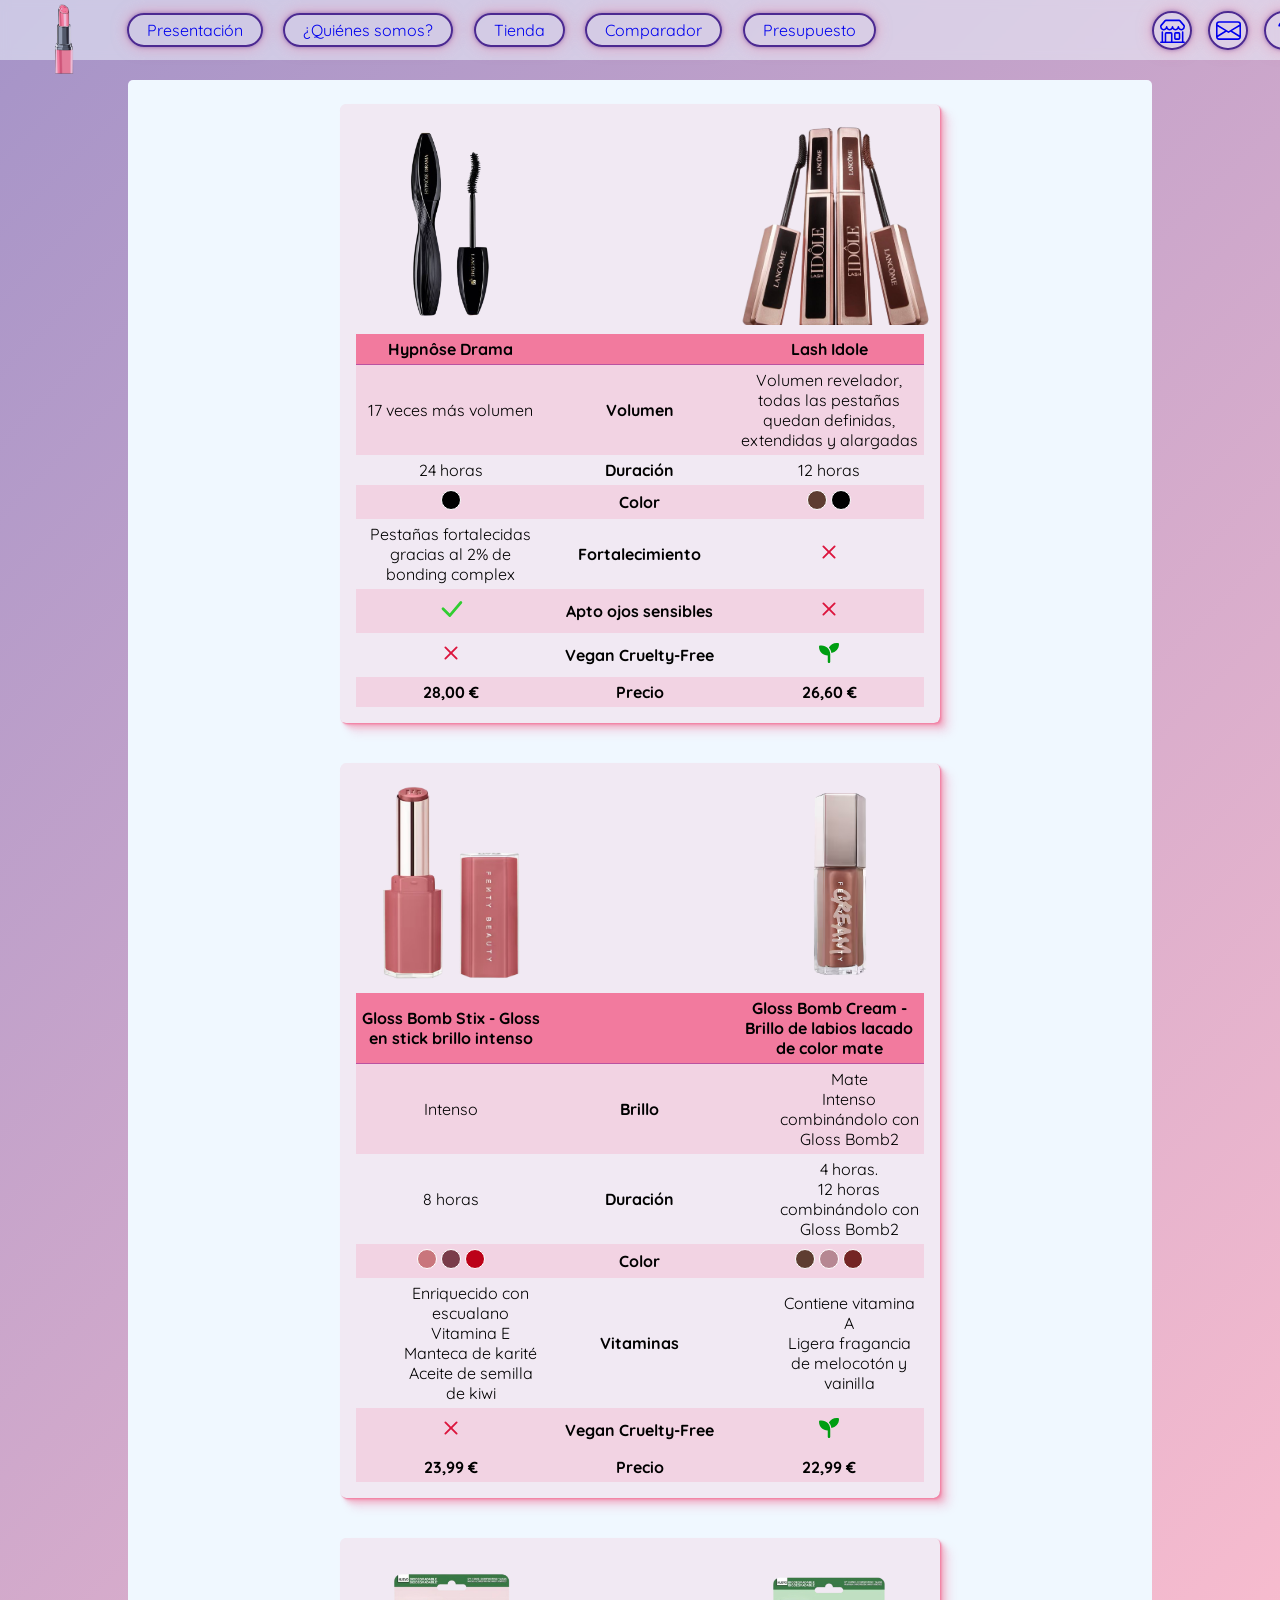
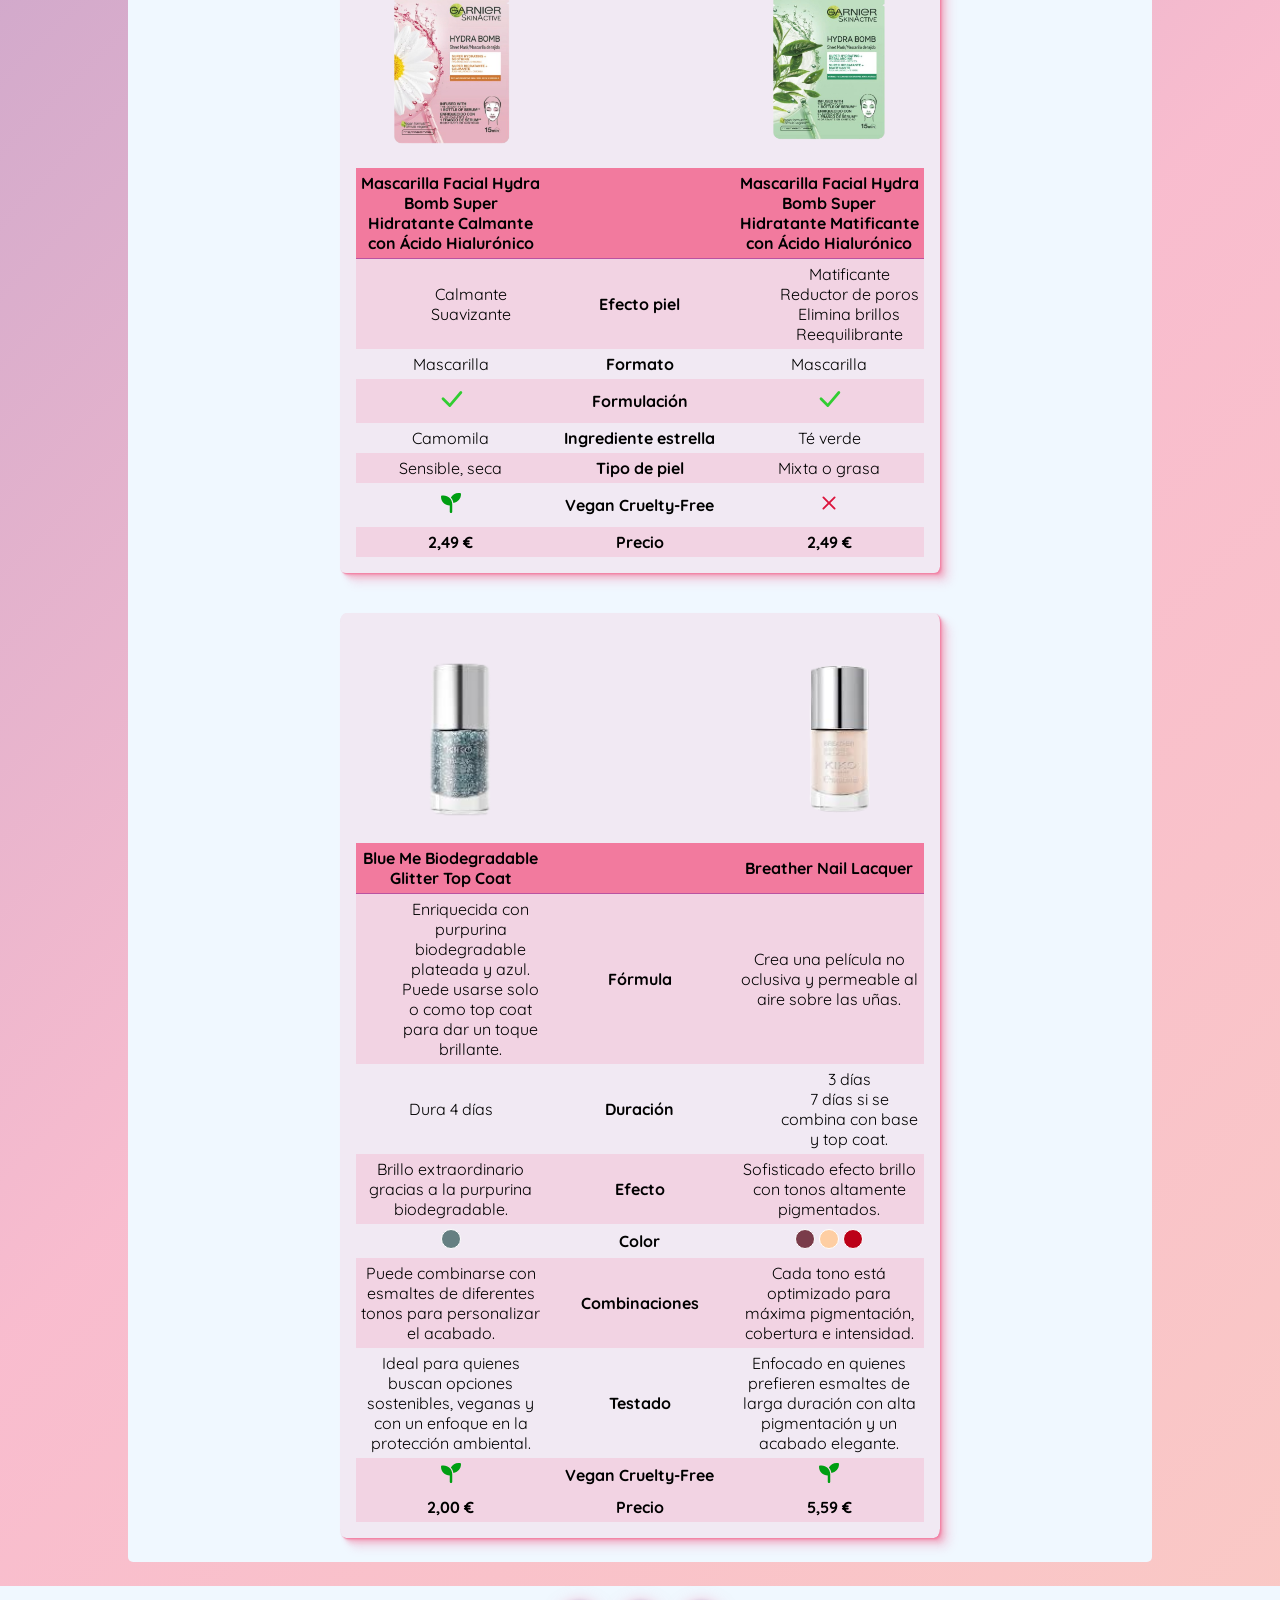
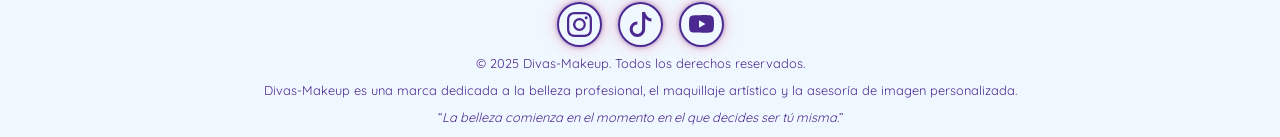
<file: pagina4.html>
<!DOCTYPE html>
<html lang="es-ES">
  <head>
    <meta charset="UTF-8" />
    <meta
      name="viewport"
      content="width=device-width, initial-scale=1.0"
    />
    <title>Comparador</title>
    <link
      rel="stylesheet"
      href="pagina4.css"
    />
    <meta
      name="author"
      content="Celia"
    />
    <meta
      name="description"
      content="Página donde comparar las caracteristicas de nuestros productos"
    />
    <meta
      name="keywords"
      content="Vegan Cruelty-Free, precio, color"
    />
    <link
      rel="icon"
      href="imagenes/logo.png"
    />
    <link
      rel="stylesheet"
      href="estilosGlobales.css"
    />
    <link
      rel="stylesheet"
      href="pagina4.css"
    />
  </head>
  <body>
    <!-- Cabecera de la página donde aparece el logo y la navegacion -->
    <header>
      <nav
        class="navegacion1"
        aria-label="Navegación principal"
      >
        <a
          href="index.html"
          class="enlaceLogo"
        >
          <img
            src="imagenes/logo.png"
            alt="Logo DivasMakeUp"
            title="Logo DivasMakeUp"
            id="inicio"
          />
        </a>
        <a href="presentacion.html">Presentación</a>
        <a href="pagina2.html">¿Quiénes somos?</a>
        <a href="pagina3.html">Tienda</a>
        <a href="pagina4.html">Comparador</a>
        <a href="pagina5.html">Presupuesto</a>
      </nav>

      <nav
        class="navegacion2"
        aria-label="Navegación accesos rápidos"
      >
        <a
          href="pagina1.html"
          aria-label="Tienda"
        >
          <svg
            xmlns="http://www.w3.org/2000/svg"
            width="16"
            height="16"
            fill="currentColor"
            class="bi bi-shop"
            viewBox="0 0 16 16"
          >
            <path
              d="M2.97 1.35A1 1 0 0 1 3.73 1h8.54a1 1 0 0 1 .76.35l2.609 3.044A1.5 1.5 0 0 1 16 5.37v.255a2.375 2.375 0 0 1-4.25 1.458A2.37 2.37 0 0 1 9.875 8 2.37 2.37 0 0 1 8 7.083 2.37 2.37 0 0 1 6.125 8a2.37 2.37 0 0 1-1.875-.917A2.375 2.375 0 0 1 0 5.625V5.37a1.5 1.5 0 0 1 .361-.976zm1.78 4.275a1.375 1.375 0 0 0 2.75 0 .5.5 0 0 1 1 0 1.375 1.375 0 0 0 2.75 0 .5.5 0 0 1 1 0 1.375 1.375 0 1 0 2.75 0V5.37a.5.5 0 0 0-.12-.325L12.27 2H3.73L1.12 5.045A.5.5 0 0 0 1 5.37v.255a1.375 1.375 0 0 0 2.75 0 .5.5 0 0 1 1 0M1.5 8.5A.5.5 0 0 1 2 9v6h1v-5a1 1 0 0 1 1-1h3a1 1 0 0 1 1 1v5h6V9a.5.5 0 0 1 1 0v6h.5a.5.5 0 0 1 0 1H.5a.5.5 0 0 1 0-1H1V9a.5.5 0 0 1 .5-.5M4 15h3v-5H4zm5-5a1 1 0 0 1 1-1h2a1 1 0 0 1 1 1v3a1 1 0 0 1-1 1h-2a1 1 0 0 1-1-1zm3 0h-2v3h2z"
            />
          </svg>
        </a>

        <a
          href="pagina6.html"
          aria-label="Contacto"
        >
          <svg
            xmlns="http://www.w3.org/2000/svg"
            width="16"
            height="16"
            fill="currentColor"
            class="bi bi-envelope"
            viewBox="0 0 16 16"
          >
            <path
              d="M0 4a2 2 0 0 1 2-2h12a2 2 0 0 1 2 2v8a2 2 0 0 1-2 2H2a2 2 0 0 1-2-2zm2-1a1 1 0 0 0-1 1v.217l7 4.2 7-4.2V4a1 1 0 0 0-1-1zm13 2.383-4.708 2.825L15 11.105zm-.034 6.876-5.64-3.471L8 9.583l-1.326-.795-5.64 3.47A1 1 0 0 0 2 13h12a1 1 0 0 0 .966-.741M1 11.105l4.708-2.897L1 5.383z"
            />
          </svg>
        </a>

        <a
          href="pagina7.html"
          aria-label="Ayuda"
        >
          <svg
            xmlns="http://www.w3.org/2000/svg"
            width="16"
            height="16"
            fill="currentColor"
            class="bi bi-question-lg"
            viewBox="0 0 16 16"
          >
            <path
              fill-rule="evenodd"
              d="M4.475 5.458c-.284 0-.514-.237-.47-.517C4.28 3.24 5.576 2 7.825 2c2.25 0 3.767 1.36 3.767 3.215 0 1.344-.665 2.288-1.79 2.973-1.1.659-1.414 1.118-1.414 2.01v.03a.5.5 0 0 1-.5.5h-.77a.5.5 0 0 1-.5-.495l-.003-.2c-.043-1.221.477-2.001 1.645-2.712 1.03-.632 1.397-1.135 1.397-2.028 0-.979-.758-1.698-1.926-1.698-1.009 0-1.71.529-1.938 1.402-.066.254-.278.461-.54.461h-.777ZM7.496 14c.622 0 1.095-.474 1.095-1.09 0-.618-.473-1.092-1.095-1.092-.606 0-1.087.474-1.087 1.091S6.89 14 7.496 14"
            />
          </svg>
        </a>
      </nav>
    </header>
    <!-- Cuerpo de la página donde aparece el contenido -->
    <main>
      <!-- Tablas de comparación de productos -->
      <section>
        <article>
          <!-- Tabla de comparación de los ojos -->
          <table>
            <thead>
              <tr>
                <th>
                  <img
                    src="imagenes/ojos_hypnose_drama.png"
                    alt="Hypnôse Drama"
                    height="200"
                  />
                </th>
                <th></th>
                <th>
                  <img
                    src="imagenes/ojos_lash_idole.png"
                    alt="Lash Idole"
                    height="200"
                  />
                </th>
              </tr>
              <tr>
                <th>Hypnôse Drama</th>
                <th></th>
                <th>Lash Idole</th>
              </tr>
            </thead>
            <tbody>
              <tr>
                <td>17 veces más volumen</td>
                <th>Volumen</th>
                <td>
                  Volumen revelador, todas las pestañas quedan definidas,
                  extendidas y alargadas
                </td>
              </tr>
              <tr>
                <td>24 horas</td>
                <th>Duración</th>
                <td>12 horas</td>
              </tr>
              <tr>
                <td>
                  <span class="color negro"></span>
                </td>
                <th>Color</th>
                <td>
                  <span class="color marron"></span>
                  <span class="color negro"></span>
                </td>
              </tr>
              <tr>
                <td>Pestañas fortalecidas gracias al 2% de bonding complex</td>
                <th>Fortalecimiento</th>
                <td class="centrar-svg">
                  <svg
                    xmlns="http://www.w3.org/2000/svg"
                    fill="currentColor"
                    class="x"
                    viewBox="0 0 16 16"
                  >
                    <path
                      d="M4.646 4.646a.5.5 0 0 1 .708 0L8 7.293l2.646-2.647a.5.5 0 0 1 .708.708L8.707 8l2.647 2.646a.5.5 0 0 1-.708.708L8 8.707l-2.646 2.647a.5.5 0 0 1-.708-.708L7.293 8 4.646 5.354a.5.5 0 0 1 0-.708"
                    />
                  </svg>
                </td>
              </tr>
              <tr>
                <td class="centrar-svg">
                  <svg
                    xmlns="http://www.w3.org/2000/svg"
                    fill="currentColor"
                    class="check"
                    viewBox="0 0 16 16"
                  >
                    <path
                      d="M12.736 3.97a.733.733 0 0 1 1.047 0c.286.289.29.756.01 1.05L7.88 12.01a.733.733 0 0 1-1.065.02L3.217 8.384a.757.757 0 0 1 0-1.06.733.733 0 0 1 1.047 0l3.052 3.093 5.4-6.425z"
                    />
                  </svg>
                </td>
                <th>Apto ojos sensibles</th>
                <td class="centrar-svg">
                  <svg
                    xmlns="http://www.w3.org/2000/svg"
                    fill="currentColor"
                    class="x"
                    viewBox="0 0 16 16"
                  >
                    <path
                      d="M4.646 4.646a.5.5 0 0 1 .708 0L8 7.293l2.646-2.647a.5.5 0 0 1 .708.708L8.707 8l2.647 2.646a.5.5 0 0 1-.708.708L8 8.707l-2.646 2.647a.5.5 0 0 1-.708-.708L7.293 8 4.646 5.354a.5.5 0 0 1 0-.708"
                    />
                  </svg>
                </td>
              </tr>
              <tr>
                <td class="centrar-svg">
                  <svg
                    xmlns="http://www.w3.org/2000/svg"
                    fill="currentColor"
                    class="x"
                    viewBox="0 0 16 16"
                  >
                    <path
                      d="M4.646 4.646a.5.5 0 0 1 .708 0L8 7.293l2.646-2.647a.5.5 0 0 1 .708.708L8.707 8l2.647 2.646a.5.5 0 0 1-.708.708L8 8.707l-2.646 2.647a.5.5 0 0 1-.708-.708L7.293 8 4.646 5.354a.5.5 0 0 1 0-.708"
                    />
                  </svg>
                </td>
                <th>Vegan Cruelty-Free</th>
                <td class="vegan">
                  <svg
                    xmlns="http://www.w3.org/2000/svg"
                    viewBox="0 0 512 512"
                    class="vegan"
                  >
                    <path
                      fill="currentColor"
                      d="M512 32c0 113.6-84.6 207.5-194.2 222c-7.1-53.4-30.6-101.6-65.3-139.3C290.8 46.3 364 0 448 0l32 0c17.7 0 32 14.3 32 32zM0 96C0 78.3 14.3 64 32 64l32 0c123.7 0 224 100.3 224 224l0 32 0 160c0 17.7-14.3 32-32 32s-32-14.3-32-32l0-160C100.3 320 0 219.7 0 96z"
                    />
                  </svg>
                </td>
              </tr>
            </tbody>
            <tfoot>
              <tr>
                <th>28,00 &#8364;</th>
                <th>Precio</th>
                <th>26,60 &#8364;</th>
              </tr>
            </tfoot>
          </table>
        </article>
        <article>
          <!-- Tabla de comparación de los labios -->
          <table>
            <thead>
              <tr>
                <th>
                  <img
                    src="imagenes/labios_fenty.png"
                    alt="Gloss Bomb Stix"
                    height="200"
                  />
                </th>
                <td></td>
                <th>
                  <img
                    src="imagenes/fentymarron-Photoroom.png"
                    alt="Gloss Bomb Cream"
                    height="200"
                  />
                </th>
              </tr>
              <tr>
                <th>Gloss Bomb Stix - Gloss en stick brillo intenso</th>
                <th></th>
                <th>
                  Gloss Bomb Cream - Brillo de labios lacado de color mate
                </th>
              </tr>
            </thead>
            <tbody>
              <tr>
                <td>Intenso</td>
                <th>Brillo</th>
                <td>
                  <ul>
                    <li>Mate</li>
                    <li>Intenso combinándolo con Gloss Bomb2</li>
                  </ul>
                </td>
              </tr>
              <tr>
                <td>8 horas</td>
                <th>Duración</th>
                <td>
                  <ul>
                    <li>4 horas.</li>
                    <li>12 horas combinándolo con Gloss Bomb2</li>
                  </ul>
                </td>
              </tr>
              <tr>
                <td>
                  <span class="color rosa"></span>
                  <span class="color morado"></span>
                  <span class="color rojo"></span>
                </td>
                <th>Color</th>
                <td>
                  <span class="color marron"></span>
                  <span class="color moradoClaro"></span>
                  <span class="color marronOscuro"></span>
                </td>
              </tr>
              <tr>
                <td>
                  <ul>
                    <li>Enriquecido con escualano</li>
                    <li>Vitamina E</li>
                    <li>Manteca de karité</li>
                    <li>Aceite de semilla de kiwi</li>
                  </ul>
                </td>
                <th>Vitaminas</th>
                <td>
                  <ul>
                    <li>Contiene vitamina A</li>
                    <li>Ligera fragancia de melocotón y vainilla</li>
                  </ul>
                </td>
              </tr>
              <tr>
                <td>
                  <svg
                    xmlns="http://www.w3.org/2000/svg"
                    fill="currentColor"
                    class="x"
                    viewBox="0 0 16 16"
                  >
                    <path
                      d="M4.646 4.646a.5.5 0 0 1 .708 0L8 7.293l2.646-2.647a.5.5 0 0 1 .708.708L8.707 8l2.647 2.646a.5.5 0 0 1-.708.708L8 8.707l-2.646 2.647a.5.5 0 0 1-.708-.708L7.293 8 4.646 5.354a.5.5 0 0 1 0-.708"
                    />
                  </svg>
                </td>
                <th>Vegan Cruelty-Free</th>
                <td>
                  <svg
                    xmlns="http://www.w3.org/2000/svg"
                    viewBox="0 0 512 512"
                    class="vegan"
                  >
                    <path
                      fill="currentColor"
                      d="M512 32c0 113.6-84.6 207.5-194.2 222c-7.1-53.4-30.6-101.6-65.3-139.3C290.8 46.3 364 0 448 0l32 0c17.7 0 32 14.3 32 32zM0 96C0 78.3 14.3 64 32 64l32 0c123.7 0 224 100.3 224 224l0 32 0 160c0 17.7-14.3 32-32 32s-32-14.3-32-32l0-160C100.3 320 0 219.7 0 96z"
                    />
                  </svg>
                </td>
              </tr>
            </tbody>
            <tfoot>
              <tr>
                <th>23,99 &#8364;</th>
                <th>Precio</th>
                <th>22,99 &#8364;</th>
              </tr>
            </tfoot>
          </table>
        </article>
        <article>
          <!-- Tabla de comparación de las mascarillas -->
          <table>
            <thead>
              <tr>
                <th>
                  <img
                    src="imagenes/cara_mascarilla_rosa.png"
                    alt="mascarilla rosa"
                    width="60"
                    height="200"
                    class="mascarilla"
                  />
                </th>
                <td></td>
                <th>
                  <img
                    src="imagenes/cara_mascarilla_verde.png"
                    alt="marcarilla verde"
                    width="60"
                    height="200"
                    class="mascarilla"
                  />
                </th>
              </tr>
              <tr>
                <th>
                  Mascarilla Facial Hydra Bomb Super Hidratante Calmante con
                  Ácido Hialurónico
                </th>
                <th></th>
                <th>
                  Mascarilla Facial Hydra Bomb Super Hidratante Matificante con
                  Ácido Hialurónico
                </th>
              </tr>
            </thead>
            <tbody>
              <tr>
                <td>
                  <ul>
                    <li>Calmante</li>
                    <li>Suavizante</li>
                  </ul>
                </td>
                <th>Efecto piel</th>
                <td>
                  <ul>
                    <li>Matificante</li>
                    <li>Reductor de poros</li>
                    <li>Elimina brillos</li>
                    <li>Reequilibrante</li>
                  </ul>
                </td>
              </tr>
              <tr>
                <td>Mascarilla</td>
                <th>Formato</th>
                <td>Mascarilla</td>
              </tr>
              <tr>
                <td>
                  <svg
                    xmlns="http://www.w3.org/2000/svg"
                    fill="currentColor"
                    class="check"
                    viewBox="0 0 16 16"
                  >
                    <path
                      d="M12.736 3.97a.733.733 0 0 1 1.047 0c.286.289.29.756.01 1.05L7.88 12.01a.733.733 0 0 1-1.065.02L3.217 8.384a.757.757 0 0 1 0-1.06.733.733 0 0 1 1.047 0l3.052 3.093 5.4-6.425z"
                    />
                  </svg>
                </td>
                <th>Formulación</th>
                <td>
                  <svg
                    xmlns="http://www.w3.org/2000/svg"
                    fill="currentColor"
                    class="check"
                    viewBox="0 0 16 16"
                  >
                    <path
                      d="M12.736 3.97a.733.733 0 0 1 1.047 0c.286.289.29.756.01 1.05L7.88 12.01a.733.733 0 0 1-1.065.02L3.217 8.384a.757.757 0 0 1 0-1.06.733.733 0 0 1 1.047 0l3.052 3.093 5.4-6.425z"
                    />
                  </svg>
                </td>
              </tr>
              <tr>
                <td>Camomila</td>
                <th>Ingrediente estrella</th>
                <td>Té verde</td>
              </tr>
              <tr>
                <td>Sensible, seca</td>
                <th>Tipo de piel</th>
                <td>Mixta o grasa</td>
              </tr>
              <tr>
                <td>
                  <svg
                    xmlns="http://www.w3.org/2000/svg"
                    viewBox="0 0 512 512"
                    class="vegan"
                  >
                    <path
                      fill="currentColor"
                      d="M512 32c0 113.6-84.6 207.5-194.2 222c-7.1-53.4-30.6-101.6-65.3-139.3C290.8 46.3 364 0 448 0l32 0c17.7 0 32 14.3 32 32zM0 96C0 78.3 14.3 64 32 64l32 0c123.7 0 224 100.3 224 224l0 32 0 160c0 17.7-14.3 32-32 32s-32-14.3-32-32l0-160C100.3 320 0 219.7 0 96z"
                    />
                  </svg>
                </td>
                <th>Vegan Cruelty-Free</th>
                <td>
                  <svg
                    xmlns="http://www.w3.org/2000/svg"
                    fill="currentColor"
                    class="x"
                    viewBox="0 0 16 16"
                  >
                    <path
                      d="M4.646 4.646a.5.5 0 0 1 .708 0L8 7.293l2.646-2.647a.5.5 0 0 1 .708.708L8.707 8l2.647 2.646a.5.5 0 0 1-.708.708L8 8.707l-2.646 2.647a.5.5 0 0 1-.708-.708L7.293 8 4.646 5.354a.5.5 0 0 1 0-.708"
                    />
                  </svg>
                </td>
              </tr>
            </tbody>
            <tfoot>
              <tr>
                <th>2,49 &#8364;</th>
                <th>Precio</th>
                <th>2,49 &#8364;</th>
              </tr>
            </tfoot>
          </table>
        </article>
        <article>
          <!-- Tabla de comparación de las uñas -->
          <table>
            <thead>
              <tr>
                <th>
                  <img
                    src="imagenes/descarga.png"
                    alt="Blue Me"
                    height="200"
                    class="unias"
                  />
                </th>
                <td></td>
                <th>
                  <img
                    src="imagenes/descarga(1).png"
                    alt="Breather Nail Lacquer"
                    height="200"
                  />
                </th>
              </tr>
              <tr>
                <th>Blue Me Biodegradable Glitter Top Coat</th>
                <th></th>
                <th>Breather Nail Lacquer</th>
              </tr>
            </thead>
            <tbody>
              <tr>
                <td>
                  <ul>
                    <li>
                      Enriquecida con purpurina biodegradable plateada y azul.
                    </li>
                    <li>
                      Puede usarse solo o como top coat para dar un toque
                      brillante.
                    </li>
                  </ul>
                </td>
                <th>Fórmula</th>
                <td>
                  Crea una película no oclusiva y permeable al aire sobre las
                  uñas.
                </td>
              </tr>
              <tr>
                <td>Dura 4 días</td>
                <th>Duración</th>
                <td>
                  <ul>
                    <li>3 días</li>
                    <li>7 días si se combina con base y top coat.</li>
                  </ul>
                </td>
              </tr>
              <tr>
                <td>
                  Brillo extraordinario gracias a la purpurina biodegradable.
                </td>
                <th>Efecto</th>
                <td>
                  Sofisticado efecto brillo con tonos altamente pigmentados.
                </td>
              </tr>
              <tr>
                <td>
                  <span class="color azul"></span>
                </td>
                <th>Color</th>
                <td>
                  <span class="color morado"></span>
                  <span class="color salmon"></span>
                  <span class="color rojo"></span>
                </td>
              </tr>
              <tr>
                <td>
                  Puede combinarse con esmaltes de diferentes tonos para
                  personalizar el acabado.
                </td>
                <th>Combinaciones</th>
                <td>
                  Cada tono está optimizado para máxima pigmentación, cobertura
                  e intensidad.
                </td>
              </tr>
              <tr>
                <td>
                  Ideal para quienes buscan opciones sostenibles, veganas y con
                  un enfoque en la protección ambiental.
                </td>
                <th>Testado</th>
                <td>
                  Enfocado en quienes prefieren esmaltes de larga duración con
                  alta pigmentación y un acabado elegante.
                </td>
              </tr>
              <tr>
                <td>
                  <svg
                    xmlns="http://www.w3.org/2000/svg"
                    viewBox="0 0 512 512"
                    class="vegan"
                  >
                    <path
                      fill="currentColor"
                      d="M512 32c0 113.6-84.6 207.5-194.2 222c-7.1-53.4-30.6-101.6-65.3-139.3C290.8 46.3 364 0 448 0l32 0c17.7 0 32 14.3 32 32zM0 96C0 78.3 14.3 64 32 64l32 0c123.7 0 224 100.3 224 224l0 32 0 160c0 17.7-14.3 32-32 32s-32-14.3-32-32l0-160C100.3 320 0 219.7 0 96z"
                    />
                  </svg>
                </td>
                <th>Vegan Cruelty-Free</th>
                <td>
                  <svg
                    xmlns="http://www.w3.org/2000/svg"
                    viewBox="0 0 512 512"
                    class="vegan"
                  >
                    <path
                      fill="currentColor"
                      d="M512 32c0 113.6-84.6 207.5-194.2 222c-7.1-53.4-30.6-101.6-65.3-139.3C290.8 46.3 364 0 448 0l32 0c17.7 0 32 14.3 32 32zM0 96C0 78.3 14.3 64 32 64l32 0c123.7 0 224 100.3 224 224l0 32 0 160c0 17.7-14.3 32-32 32s-32-14.3-32-32l0-160C100.3 320 0 219.7 0 96z"
                    />
                  </svg>
                </td>
              </tr>
            </tbody>
            <tfoot>
              <tr>
                <th>2,00 &#8364;</th>
                <th>Precio</th>
                <th>5,59 &#8364;</th>
              </tr>
            </tfoot>
          </table>
        </article>
      </section>
    </main>
    <!-- Pie de la página donde aparecen las redes sociales -->
    <footer>
      <nav>
        <a
          href="https://www.instagram.com/"
          target="_blank"
        >
          <svg
            xmlns="http://www.w3.org/2000/svg"
            width="16"
            height="16"
            fill="currentColor"
            class="bi bi-instagram"
            viewBox="0 0 16 16"
          >
            <path
              d="M8 0C5.829 0 5.556.01 4.703.048 3.85.088 3.269.222 2.76.42a3.9 3.9 0 0 0-1.417.923A3.9 3.9 0 0 0 .42 2.76C.222 3.268.087 3.85.048 4.7.01 5.555 0 5.827 0 8.001c0 2.172.01 2.444.048 3.297.04.852.174 1.433.372 1.942.205.526.478.972.923 1.417.444.445.89.719 1.416.923.51.198 1.09.333 1.942.372C5.555 15.99 5.827 16 8 16s2.444-.01 3.298-.048c.851-.04 1.434-.174 1.943-.372a3.9 3.9 0 0 0 1.416-.923c.445-.445.718-.891.923-1.417.197-.509.332-1.09.372-1.942C15.99 10.445 16 10.173 16 8s-.01-2.445-.048-3.299c-.04-.851-.175-1.433-.372-1.941a3.9 3.9 0 0 0-.923-1.417A3.9 3.9 0 0 0 13.24.42c-.51-.198-1.092-.333-1.943-.372C10.443.01 10.172 0 7.998 0zm-.717 1.442h.718c2.136 0 2.389.007 3.232.046.78.035 1.204.166 1.486.275.373.145.64.319.92.599s.453.546.598.92c.11.281.24.705.275 1.485.039.843.047 1.096.047 3.231s-.008 2.389-.047 3.232c-.035.78-.166 1.203-.275 1.485a2.5 2.5 0 0 1-.599.919c-.28.28-.546.453-.92.598-.28.11-.704.24-1.485.276-.843.038-1.096.047-3.232.047s-2.39-.009-3.233-.047c-.78-.036-1.203-.166-1.485-.276a2.5 2.5 0 0 1-.92-.598 2.5 2.5 0 0 1-.6-.92c-.109-.281-.24-.705-.275-1.485-.038-.843-.046-1.096-.046-3.233s.008-2.388.046-3.231c.036-.78.166-1.204.276-1.486.145-.373.319-.64.599-.92s.546-.453.92-.598c.282-.11.705-.24 1.485-.276.738-.034 1.024-.044 2.515-.045zm4.988 1.328a.96.96 0 1 0 0 1.92.96.96 0 0 0 0-1.92m-4.27 1.122a4.109 4.109 0 1 0 0 8.217 4.109 4.109 0 0 0 0-8.217m0 1.441a2.667 2.667 0 1 1 0 5.334 2.667 2.667 0 0 1 0-5.334"
            />
          </svg>
        </a>
        <a
          href="https://www.tiktok.com/"
          target="_blank"
        >
          <svg
            xmlns="http://www.w3.org/2000/svg"
            width="16"
            height="16"
            fill="currentColor"
            class="bi bi-tiktok"
            viewBox="0 0 16 16"
          >
            <path
              d="M9 0h1.98c.144.715.54 1.617 1.235 2.512C12.895 3.389 13.797 4 15 4v2c-1.753 0-3.07-.814-4-1.829V11a5 5 0 1 1-5-5v2a3 3 0 1 0 3 3z"
            />
          </svg>
        </a>
        <a
          href="https://www.youtube.com/"
          target="_blank"
        >
          <svg
            xmlns="http://www.w3.org/2000/svg"
            width="16"
            height="16"
            fill="currentColor"
            class="bi bi-youtube"
            viewBox="0 0 16 16"
          >
            <path
              d="M8.051 1.999h.089c.822.003 4.987.033 6.11.335a2.01 2.01 0 0 1 1.415 1.42c.101.38.172.883.22 1.402l.01.104.022.26.008.104c.065.914.073 1.77.074 1.957v.075c-.001.194-.01 1.108-.082 2.06l-.008.105-.009.104c-.05.572-.124 1.14-.235 1.558a2.01 2.01 0 0 1-1.415 1.42c-1.16.312-5.569.334-6.18.335h-.142c-.309 0-1.587-.006-2.927-.052l-.17-.006-.087-.004-.171-.007-.171-.007c-1.11-.049-2.167-.128-2.654-.26a2.01 2.01 0 0 1-1.415-1.419c-.111-.417-.185-.986-.235-1.558L.09 9.82l-.008-.104A31 31 0 0 1 0 7.68v-.123c.002-.215.01-.958.064-1.778l.007-.103.003-.052.008-.104.022-.26.01-.104c.048-.519.119-1.023.22-1.402a2.01 2.01 0 0 1 1.415-1.42c.487-.13 1.544-.21 2.654-.26l.17-.007.172-.006.086-.003.171-.007A100 100 0 0 1 7.858 2zM6.4 5.209v4.818l4.157-2.408z"
            />
          </svg>
        </a>
      </nav>

      <p>&copy; 2025 Divas-Makeup. Todos los derechos reservados.</p>
      <p>
        Divas-Makeup es una marca dedicada a la belleza profesional, el
        maquillaje artístico y la asesoría de imagen personalizada.
      </p>
      <p class="cita">
        <q
          ><em
            >La belleza comienza en el momento en el que decides ser tú
            misma.</em
          ></q
        >
      </p>
    </footer>
  </body>
</html>
</file>
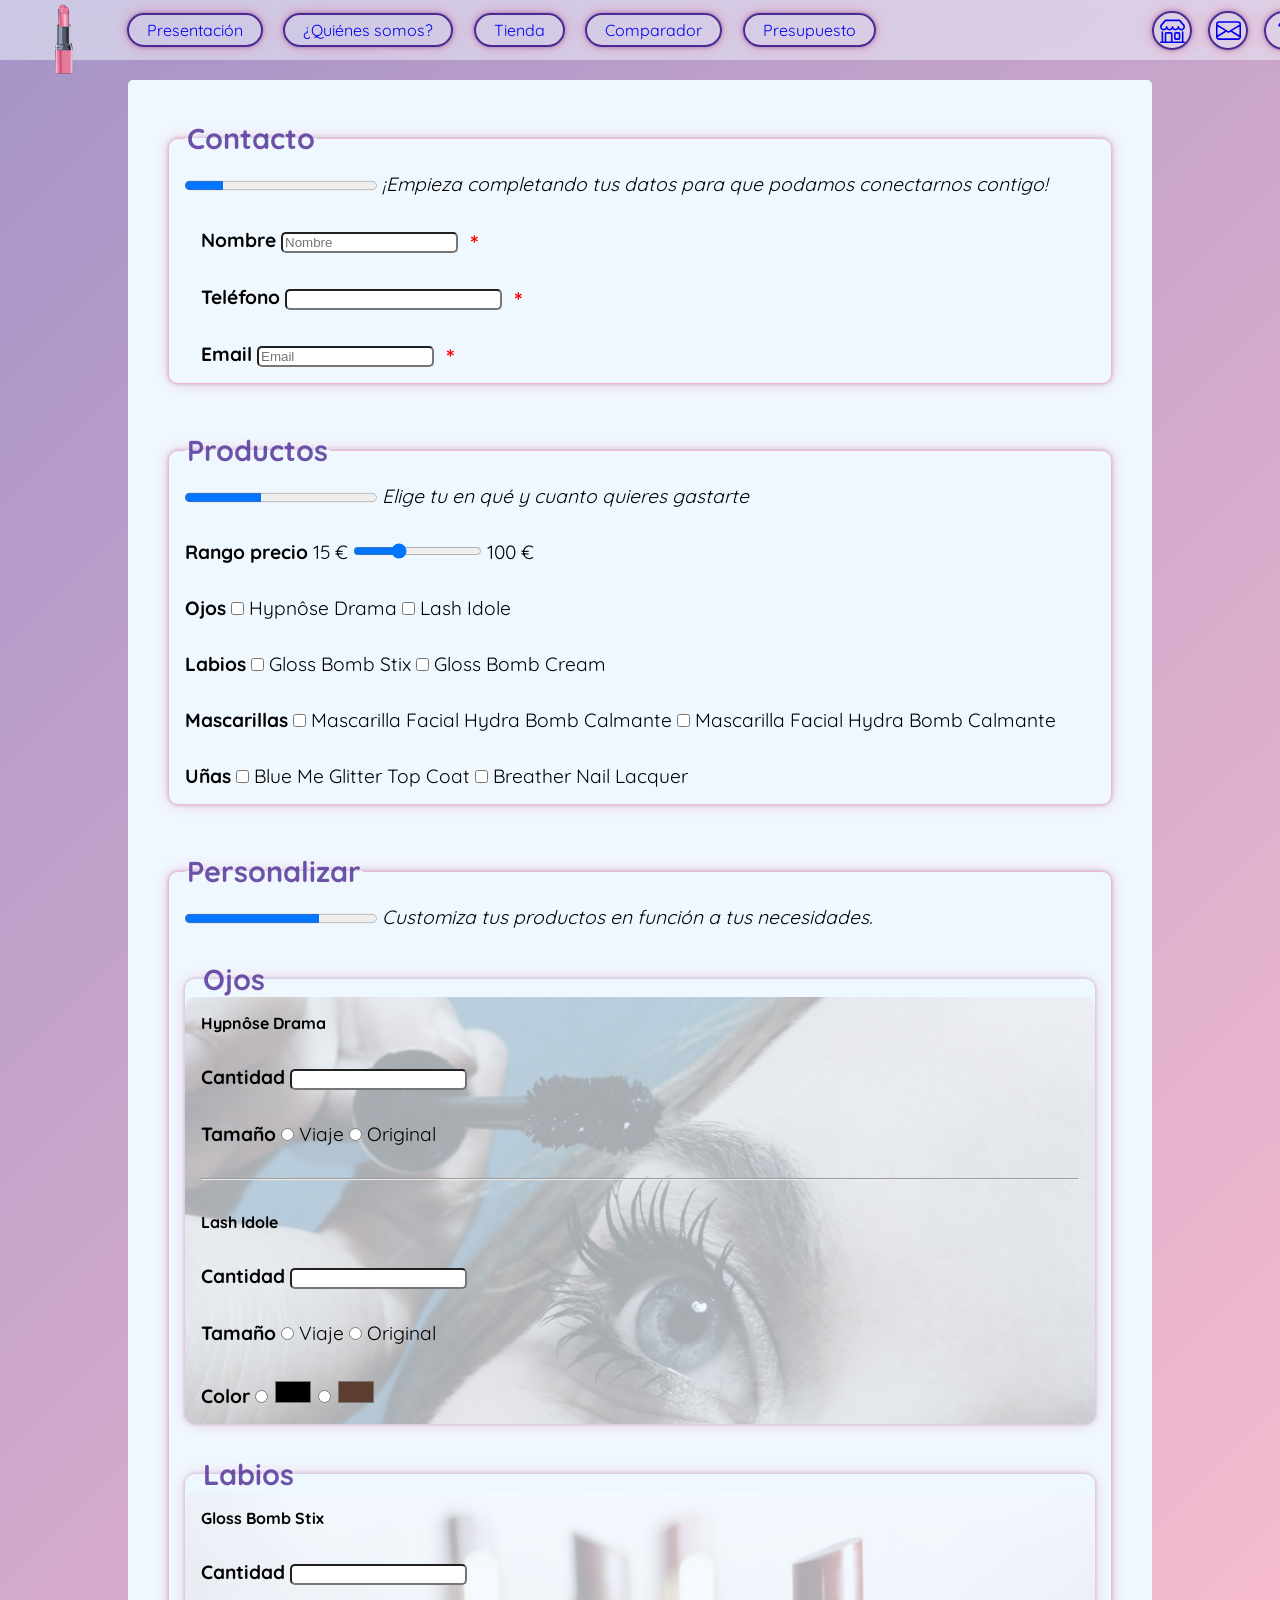
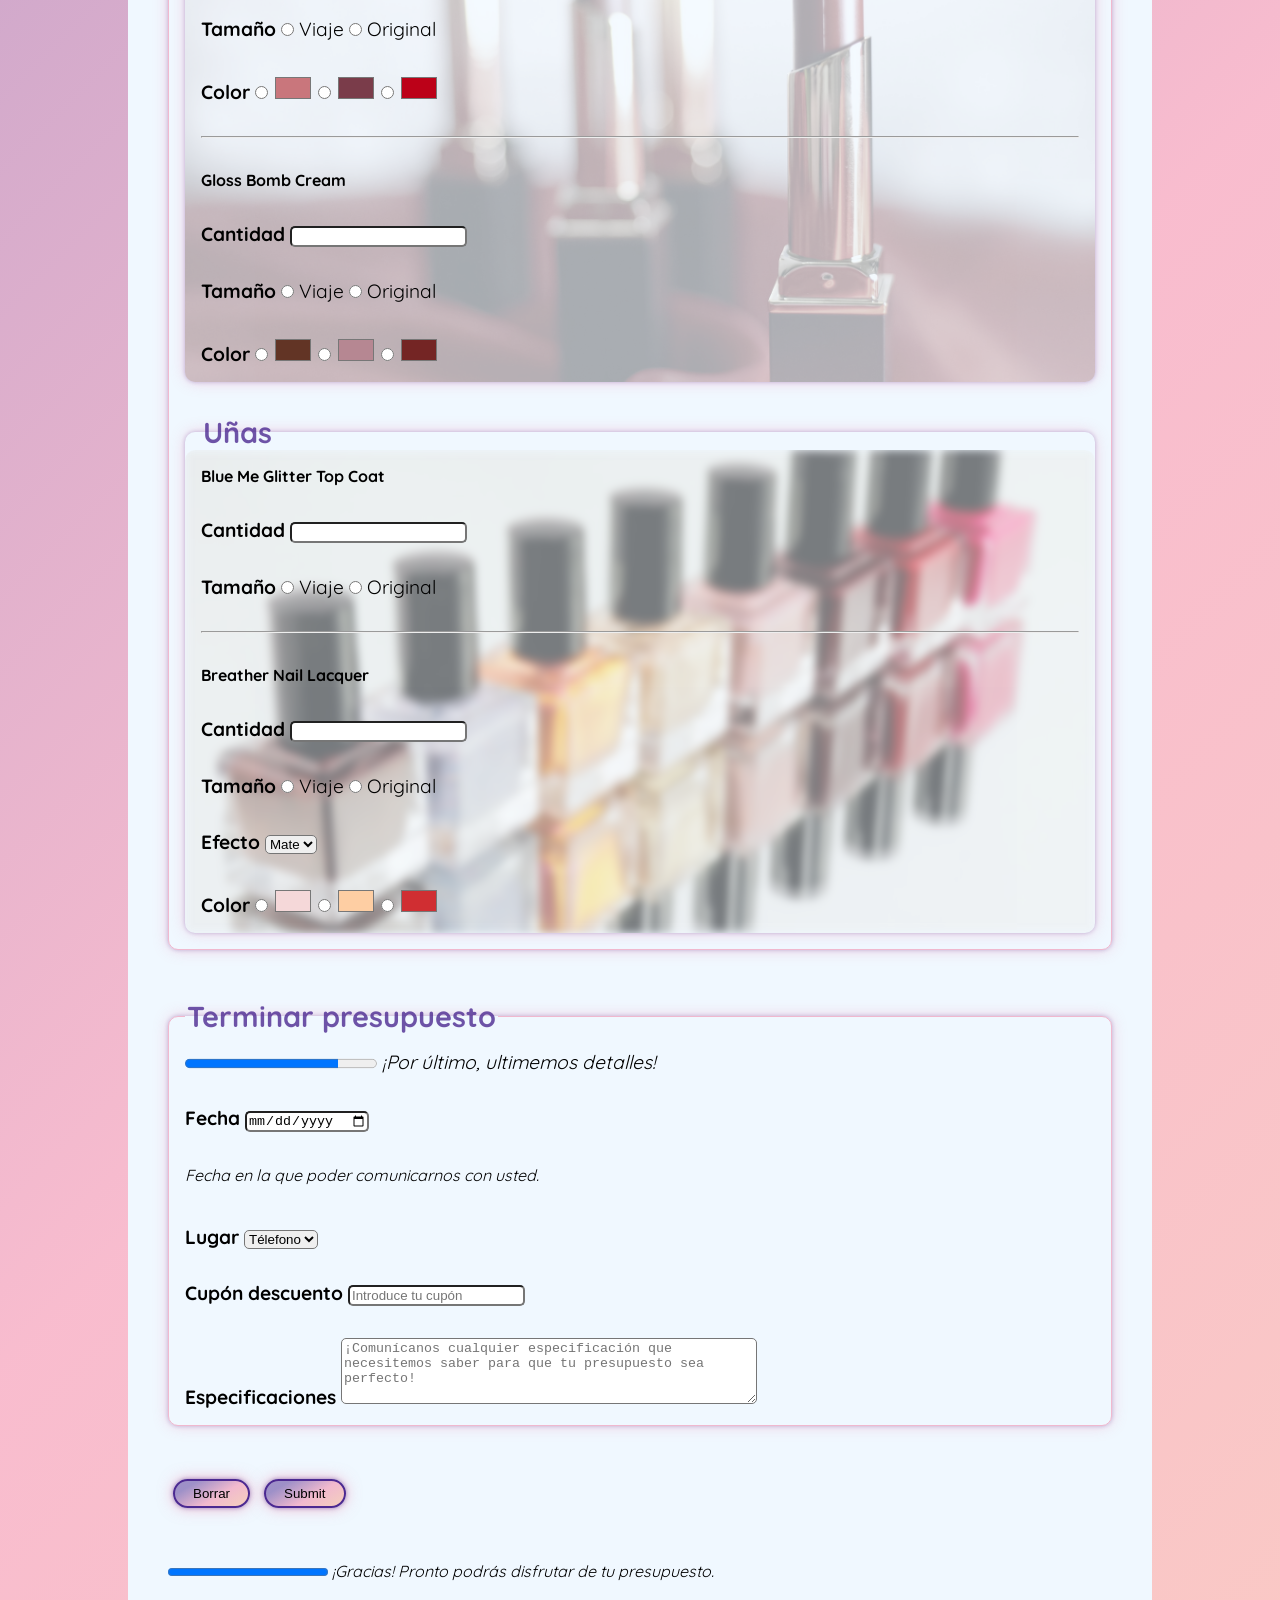
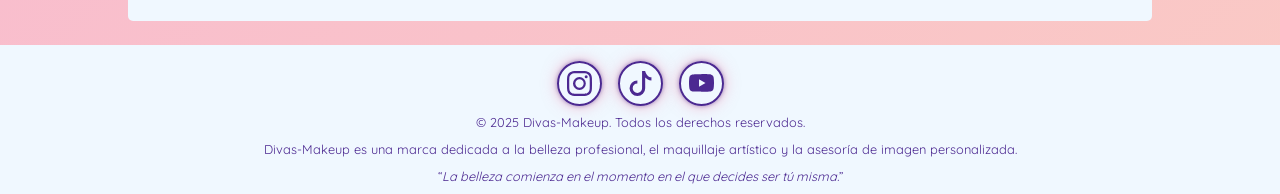
<file: pagina5.html>
<!DOCTYPE html>
<html lang="es-ES">
  <head>
    <meta charset="UTF-8" />
    <meta
      name="viewport"
      content="width=device-width, initial-scale=1.0"
    />
    <meta
      name="author"
      content="Celia"
    />
    <meta
      name="description"
      content="Página de presupuesto sobre nuestros productos."
    />
    <meta
      name="keywords"
      content="cantidad, tamanio, color"
    />
    <title>Presupuesto</title>
    <link
      rel="icon"
      href="imagenes/logo.png"
    />
    <link
      rel="stylesheet"
      href="estilosGlobales.css"
    />
    <link
      rel="stylesheet"
      href="pagina5.css"
    />
  </head>
  <body>
    <!-- Cabecera de la página donde aparece el logo y la navegacion -->
    <header>
      <nav
        class="navegacion1"
        aria-label="Navegación principal"
      >
        <a
          href="index.html"
          class="enlaceLogo"
        >
          <img
            src="imagenes/logo.png"
            alt="Logo DivasMakeUp"
            title="Logo DivasMakeUp"
            id="inicio"
          />
        </a>
        <a href="presentacion.html">Presentación</a>
        <a href="pagina2.html">¿Quiénes somos?</a>
        <a href="pagina3.html">Tienda</a>
        <a href="pagina4.html">Comparador</a>
        <a href="pagina5.html">Presupuesto</a>
      </nav>

      <nav
        class="navegacion2"
        aria-label="Navegación accesos rápidos"
      >
        <a
          href="pagina1.html"
          aria-label="Tienda"
        >
          <svg
            xmlns="http://www.w3.org/2000/svg"
            width="16"
            height="16"
            fill="currentColor"
            class="bi bi-shop"
            viewBox="0 0 16 16"
          >
            <path
              d="M2.97 1.35A1 1 0 0 1 3.73 1h8.54a1 1 0 0 1 .76.35l2.609 3.044A1.5 1.5 0 0 1 16 5.37v.255a2.375 2.375 0 0 1-4.25 1.458A2.37 2.37 0 0 1 9.875 8 2.37 2.37 0 0 1 8 7.083 2.37 2.37 0 0 1 6.125 8a2.37 2.37 0 0 1-1.875-.917A2.375 2.375 0 0 1 0 5.625V5.37a1.5 1.5 0 0 1 .361-.976zm1.78 4.275a1.375 1.375 0 0 0 2.75 0 .5.5 0 0 1 1 0 1.375 1.375 0 0 0 2.75 0 .5.5 0 0 1 1 0 1.375 1.375 0 1 0 2.75 0V5.37a.5.5 0 0 0-.12-.325L12.27 2H3.73L1.12 5.045A.5.5 0 0 0 1 5.37v.255a1.375 1.375 0 0 0 2.75 0 .5.5 0 0 1 1 0M1.5 8.5A.5.5 0 0 1 2 9v6h1v-5a1 1 0 0 1 1-1h3a1 1 0 0 1 1 1v5h6V9a.5.5 0 0 1 1 0v6h.5a.5.5 0 0 1 0 1H.5a.5.5 0 0 1 0-1H1V9a.5.5 0 0 1 .5-.5M4 15h3v-5H4zm5-5a1 1 0 0 1 1-1h2a1 1 0 0 1 1 1v3a1 1 0 0 1-1 1h-2a1 1 0 0 1-1-1zm3 0h-2v3h2z"
            />
          </svg>
        </a>

        <a
          href="pagina6.html"
          aria-label="Contacto"
        >
          <svg
            xmlns="http://www.w3.org/2000/svg"
            width="16"
            height="16"
            fill="currentColor"
            class="bi bi-envelope"
            viewBox="0 0 16 16"
          >
            <path
              d="M0 4a2 2 0 0 1 2-2h12a2 2 0 0 1 2 2v8a2 2 0 0 1-2 2H2a2 2 0 0 1-2-2zm2-1a1 1 0 0 0-1 1v.217l7 4.2 7-4.2V4a1 1 0 0 0-1-1zm13 2.383-4.708 2.825L15 11.105zm-.034 6.876-5.64-3.471L8 9.583l-1.326-.795-5.64 3.47A1 1 0 0 0 2 13h12a1 1 0 0 0 .966-.741M1 11.105l4.708-2.897L1 5.383z"
            />
          </svg>
        </a>

        <a
          href="pagina7.html"
          aria-label="Ayuda"
        >
          <svg
            xmlns="http://www.w3.org/2000/svg"
            width="16"
            height="16"
            fill="currentColor"
            class="bi bi-question-lg"
            viewBox="0 0 16 16"
          >
            <path
              fill-rule="evenodd"
              d="M4.475 5.458c-.284 0-.514-.237-.47-.517C4.28 3.24 5.576 2 7.825 2c2.25 0 3.767 1.36 3.767 3.215 0 1.344-.665 2.288-1.79 2.973-1.1.659-1.414 1.118-1.414 2.01v.03a.5.5 0 0 1-.5.5h-.77a.5.5 0 0 1-.5-.495l-.003-.2c-.043-1.221.477-2.001 1.645-2.712 1.03-.632 1.397-1.135 1.397-2.028 0-.979-.758-1.698-1.926-1.698-1.009 0-1.71.529-1.938 1.402-.066.254-.278.461-.54.461h-.777ZM7.496 14c.622 0 1.095-.474 1.095-1.09 0-.618-.473-1.092-1.095-1.092-.606 0-1.087.474-1.087 1.091S6.89 14 7.496 14"
            />
          </svg>
        </a>
      </nav>
    </header>

    <!-- Cuerpo de la página donde aparece el contenido -->
    <main>
      <!-- Formulario de presupuesto sobre los diferentes productos de la tienda -->
      <form
        action="procesamiento_formulario.php"
        method="get"
      >
        <!-- Parte donde se piden los datos del usuario -->
        <fieldset>
          <legend><h3>Contacto</h3></legend>
          <p>
            <progress
              value="20"
              max="100"
            ></progress>
            <em
              >¡Empieza completando tus datos para que podamos conectarnos
              contigo!</em
            >
          </p>
          <p class="obligatorio">
            <strong> Nombre </strong>
            <input
              type="text"
              name="nombre"
              placeholder="Nombre"
              required
            />
          </p>
          <p class="obligatorio">
            <strong> Teléfono </strong>
            <input type="text" name="telefono" size="25" pattern="[0-9]{9}" r
            required
          </p>
          <p class="obligatorio">
            <strong> Email </strong>
            <input
              type="email"
              name="email"
              placeholder="Email"
              required
            />
          </p>
        </fieldset>

        <!-- Parte donde se eligen los diferentes productos y el rango de precio deseado a gastar -->
        <fieldset>
          <legend>
            <h3>Productos</h3>
          </legend>
          <p>
            <progress
              value="40"
              max="100"
            ></progress>
            <em>Elige tu en qué y cuanto quieres gastarte</em>
          </p>
          <p>
            <strong> Rango precio </strong>
            15 &#8364;
            <input
              type="range"
              list="rangos"
              value="20"
              min="5"
              max="50"
              step="5"
            />
            100 &#8364;
          </p>
          <p>
            <strong>Ojos </strong>
            <input
              type="checkbox"
              name="ojos"
              value="Hypnôse Drama"
            />
            Hypnôse Drama
            <input
              type="checkbox"
              name="ojos"
              value="Lash Idole"
            />
            Lash Idole
          </p>
          <p>
            <strong>Labios </strong>
            <input
              type="checkbox"
              name="labios"
              value="Gloss Bomb Stix"
            />
            Gloss Bomb Stix
            <input
              type="checkbox"
              name="labios"
              value="Gloss Bomb Cream"
            />
            Gloss Bomb Cream
          </p>
          <p>
            <strong>Mascarillas</strong>
            <input
              type="checkbox"
              name="cara"
              value="cara_mascarilla_rosa"
            />
            Mascarilla Facial Hydra Bomb Calmante
            <input
              type="checkbox"
              name="cara"
              id="cara_mascarilla_verde"
            />
            Mascarilla Facial Hydra Bomb Calmante
          </p>
          <p>
            <strong>Uñas</strong>
            <input
              type="checkbox"
              name="unias"
              value="blue me top coat"
            />
            Blue Me Glitter Top Coat
            <input
              type="checkbox"
              name="unias"
              id="breather nail lacquer"
            />
            Breather Nail Lacquer
          </p>
        </fieldset>

        <!-- Parte donde se personalizan los productos del pedido -->
        <fieldset>
          <legend>
            <h3>Personalizar</h3>
          </legend>
          <p>
            <progress
              value="70"
              max="100"
            ></progress>
            <em>Customiza tus productos en función a tus necesidades.</em>
          </p>
          <!-- Parte donde se personalizan los productos de los ojos -->
          <fieldset id="ojos">
            <legend><h3>Ojos</h3></legend>
            <h4>Hypnôse Drama</h4>
            <p>
              <strong> Cantidad </strong>
              <input
                type="number"
                min="0"
              />
            </p>
            <p>
              <strong> Tamaño </strong>
              <input
                type="radio"
                name="tamañoOjos1"
                value="viaje"
              />
              Viaje
              <input
                type="radio"
                name="tamañoOjos1"
                value="original"
              />
              Original
            </p>
            <hr />
            <h4>Lash Idole</h4>
            <p>
              <strong> Cantidad </strong>
              <input
                type="number"
                min="0"
              />
            </p>
            <p>
              <strong> Tamaño </strong>
              <input
                type="radio"
                name="tamañoOjos2"
                value="viaje"
              />
              Viaje
              <input
                type="radio"
                name="tamañoOjos2"
                value="original"
              />
              Original
            </p>
            <p>
              <strong> Color </strong>
              <input
                type="radio"
                name="colorOjos2"
                value="#000000"
              />
              <input
                type="color"
                name="colorOjos2"
                value="#000000"
                disabled
              />
              <input
                type="radio"
                name="colorOjos2"
                value="#5E3D31"
              />
              <input
                type="color"
                name="colorOjos2"
                value="#5E3D31"
                disabled
              />
            </p>
          </fieldset>
          <!-- Parte donde se personalizan los productos de los labios -->
          <fieldset id="labios">
            <legend>
              <h3>Labios</h3>
            </legend>
            <h4>Gloss Bomb Stix</h4>
            <p>
              <strong> Cantidad </strong>
              <input
                type="number"
                min="0"
              />
            </p>
            <p>
              <strong> Tamaño </strong>
              <input
                type="radio"
                name="tamañoLabios1"
                value="viaje"
              />
              Viaje
              <input
                type="radio"
                name="tamañoLabios1"
                value="original"
              />
              Original
            </p>
            <p>
              <strong> Color </strong>
              <input
                type="radio"
                name="colorLabios1"
                value="#C9767C"
              />
              <input
                type="color"
                name="colorLabios1"
                value="#C9767C"
                disabled
              />
              <input
                type="radio"
                name="colorLabios1"
                value="#7A3C4A"
              />
              <input
                type="color"
                name="colorLabios1"
                value="#7A3C4A"
                disabled
              />
              <input
                type="radio"
                name="colorLabios1"
                value="#BC0118"
              />
              <input
                type="color"
                name="colorLabios1"
                value="#BC0118"
                disabled
              />
            </p>
            <hr />
            <h4>Gloss Bomb Cream</h4>
            <p>
              <strong> Cantidad </strong>
              <input
                type="number"
                min="0"
              />
            </p>
            <p>
              <strong> Tamaño </strong>
              <input
                type="radio"
                name="tamañoLabios2"
                value="viaje"
              />
              Viaje
              <input
                type="radio"
                name="tamañoLabios2"
                value="original"
              />
              Original
            </p>
            <p>
              <strong> Color </strong>
              <input
                type="radio"
                name="colorLabios2"
                value="#623425"
              />
              <input
                type="color"
                name="colorLabios2"
                value="#623425"
                disabled
              />
              <input
                type="radio"
                name="colorLabios2"
                value="#B68792"
              />
              <input
                type="color"
                name="colorLabios2"
                value="#B68792"
                disabled
              />
              <input
                type="radio"
                name="colorLabios2"
                value="#742524"
              />
              <input
                type="color"
                name="colorLabios2"
                value="#742524"
                disabled
              />
            </p>
          </fieldset>
          <!-- Parte donde se personalizan los productos de las uñas -->
          <fieldset id="unias">
            <legend>
              <h3>Uñas</h3>
            </legend>
            <h4>Blue Me Glitter Top Coat</h4>
            <p>
              <strong> Cantidad </strong>
              <input
                type="number"
                min="0"
              />
            </p>
            <p>
              <strong> Tamaño </strong>
              <input
                type="radio"
                name="tamañoUnias1"
                value="viaje"
              />
              Viaje
              <input
                type="radio"
                name="tamañoUnias1"
                value="original"
              />
              Original
            </p>
            <hr />
            <h4>Breather Nail Lacquer</h4>
            <p>
              <strong> Cantidad </strong>
              <input
                type="number"
                min="0"
              />
            </p>
            <p>
              <strong> Tamaño </strong>
              <input
                type="radio"
                name="tamañoUnias2"
                value="viaje"
              />
              Viaje
              <input
                type="radio"
                name="tamañoUnias2"
                value="original"
              />
              Original
            </p>
            <p>
              <strong> Efecto </strong>
              <select name="efecto">
                <option value="mate">Mate</option>
                <option value="brillo">Brillo</option>
              </select>
            </p>
            <p>
              <strong> Color </strong>
              <input
                type="radio"
                name="colorUnias2"
                value="#F5D8D9"
              />
              <input
                type="color"
                name="colorUnias2"
                value="#F5D8D9"
                disabled
              />
              <input
                type="radio"
                name="colorUnias2"
                value="#FECEA3"
              />
              <input
                type="color"
                name="colorUnias2"
                value="#FECEA3"
                disabled
              />
              <input
                type="radio"
                name="colorUnias2"
                value="#D02E32"
              />
              <input
                type="color"
                name="colorUnias2"
                value="#D02E32"
                disabled
              />
            </p>
          </fieldset>
        </fieldset>
        <fieldset>
          <legend><h3>Terminar presupuesto</h3></legend>
          <p>
            <progress
              value="80"
              max="100"
            ></progress>
            <em> ¡Por último, ultimemos detalles! </em>
          </p>
          <p>
            <strong>Fecha</strong>
            <input
              type="date"
              name="fecha_reparto"
            />
          </p>
          <p>
            <i><sup>Fecha en la que poder comunicarnos con usted.</sup></i>
          </p>
          <p>
            <strong>Lugar</strong>
            <select name="lugar_reparto">
              <option value="Télefono">Télefono</option>
              <option value="Tienda">Tienda</option>
              <option value="Correo">Correo</option>
            </select>
          </p>
          <p>
            <strong>Cupón descuento</strong>
            <input
              type="text"
              name="cuponDescuento"
              placeholder="Introduce tu cupón"
            />
          </p>
          <p>
            <strong>Especificaciones</strong>
            <textarea
              name="especificaciones"
              rows="4"
              cols="50"
              placeholder="¡Comunícanos cualquier especificación que necesitemos saber para que tu presupuesto sea perfecto!"
            ></textarea>
          </p>
        </fieldset>
        <div class="botones">
          <input
            type="reset"
            name="borrar"
            value="Borrar"
            class="boton"
          />
          <input
            type="submit"
            class="boton"
          />
        </div>

        <p>
          <progress
            value="100"
            max="100"
          ></progress>
          <em> ¡Gracias! Pronto podrás disfrutar de tu presupuesto. </em>
        </p>
      </form>
    </main>
    <!-- Pie de la página donde aparecen las redes sociales -->
    <footer>
      <nav>
        <a
          href="https://www.instagram.com/"
          target="_blank"
        >
          <svg
            xmlns="http://www.w3.org/2000/svg"
            width="16"
            height="16"
            fill="currentColor"
            class="bi bi-instagram"
            viewBox="0 0 16 16"
          >
            <path
              d="M8 0C5.829 0 5.556.01 4.703.048 3.85.088 3.269.222 2.76.42a3.9 3.9 0 0 0-1.417.923A3.9 3.9 0 0 0 .42 2.76C.222 3.268.087 3.85.048 4.7.01 5.555 0 5.827 0 8.001c0 2.172.01 2.444.048 3.297.04.852.174 1.433.372 1.942.205.526.478.972.923 1.417.444.445.89.719 1.416.923.51.198 1.09.333 1.942.372C5.555 15.99 5.827 16 8 16s2.444-.01 3.298-.048c.851-.04 1.434-.174 1.943-.372a3.9 3.9 0 0 0 1.416-.923c.445-.445.718-.891.923-1.417.197-.509.332-1.09.372-1.942C15.99 10.445 16 10.173 16 8s-.01-2.445-.048-3.299c-.04-.851-.175-1.433-.372-1.941a3.9 3.9 0 0 0-.923-1.417A3.9 3.9 0 0 0 13.24.42c-.51-.198-1.092-.333-1.943-.372C10.443.01 10.172 0 7.998 0zm-.717 1.442h.718c2.136 0 2.389.007 3.232.046.78.035 1.204.166 1.486.275.373.145.64.319.92.599s.453.546.598.92c.11.281.24.705.275 1.485.039.843.047 1.096.047 3.231s-.008 2.389-.047 3.232c-.035.78-.166 1.203-.275 1.485a2.5 2.5 0 0 1-.599.919c-.28.28-.546.453-.92.598-.28.11-.704.24-1.485.276-.843.038-1.096.047-3.232.047s-2.39-.009-3.233-.047c-.78-.036-1.203-.166-1.485-.276a2.5 2.5 0 0 1-.92-.598 2.5 2.5 0 0 1-.6-.92c-.109-.281-.24-.705-.275-1.485-.038-.843-.046-1.096-.046-3.233s.008-2.388.046-3.231c.036-.78.166-1.204.276-1.486.145-.373.319-.64.599-.92s.546-.453.92-.598c.282-.11.705-.24 1.485-.276.738-.034 1.024-.044 2.515-.045zm4.988 1.328a.96.96 0 1 0 0 1.92.96.96 0 0 0 0-1.92m-4.27 1.122a4.109 4.109 0 1 0 0 8.217 4.109 4.109 0 0 0 0-8.217m0 1.441a2.667 2.667 0 1 1 0 5.334 2.667 2.667 0 0 1 0-5.334"
            />
          </svg>
        </a>
        <a
          href="https://www.tiktok.com/"
          target="_blank"
        >
          <svg
            xmlns="http://www.w3.org/2000/svg"
            width="16"
            height="16"
            fill="currentColor"
            class="bi bi-tiktok"
            viewBox="0 0 16 16"
          >
            <path
              d="M9 0h1.98c.144.715.54 1.617 1.235 2.512C12.895 3.389 13.797 4 15 4v2c-1.753 0-3.07-.814-4-1.829V11a5 5 0 1 1-5-5v2a3 3 0 1 0 3 3z"
            />
          </svg>
        </a>
        <a
          href="https://www.youtube.com/"
          target="_blank"
        >
          <svg
            xmlns="http://www.w3.org/2000/svg"
            width="16"
            height="16"
            fill="currentColor"
            class="bi bi-youtube"
            viewBox="0 0 16 16"
          >
            <path
              d="M8.051 1.999h.089c.822.003 4.987.033 6.11.335a2.01 2.01 0 0 1 1.415 1.42c.101.38.172.883.22 1.402l.01.104.022.26.008.104c.065.914.073 1.77.074 1.957v.075c-.001.194-.01 1.108-.082 2.06l-.008.105-.009.104c-.05.572-.124 1.14-.235 1.558a2.01 2.01 0 0 1-1.415 1.42c-1.16.312-5.569.334-6.18.335h-.142c-.309 0-1.587-.006-2.927-.052l-.17-.006-.087-.004-.171-.007-.171-.007c-1.11-.049-2.167-.128-2.654-.26a2.01 2.01 0 0 1-1.415-1.419c-.111-.417-.185-.986-.235-1.558L.09 9.82l-.008-.104A31 31 0 0 1 0 7.68v-.123c.002-.215.01-.958.064-1.778l.007-.103.003-.052.008-.104.022-.26.01-.104c.048-.519.119-1.023.22-1.402a2.01 2.01 0 0 1 1.415-1.42c.487-.13 1.544-.21 2.654-.26l.17-.007.172-.006.086-.003.171-.007A100 100 0 0 1 7.858 2zM6.4 5.209v4.818l4.157-2.408z"
            />
          </svg>
        </a>
      </nav>

      <p>&copy; 2025 Divas-Makeup. Todos los derechos reservados.</p>
      <p>
        Divas-Makeup es una marca dedicada a la belleza profesional, el
        maquillaje artístico y la asesoría de imagen personalizada.
      </p>
      <p class="cita">
        <q
          ><em
            >La belleza comienza en el momento en el que decides ser tú
            misma.</em
          ></q
        >
      </p>
    </footer>
  </body>
</html>
</file>
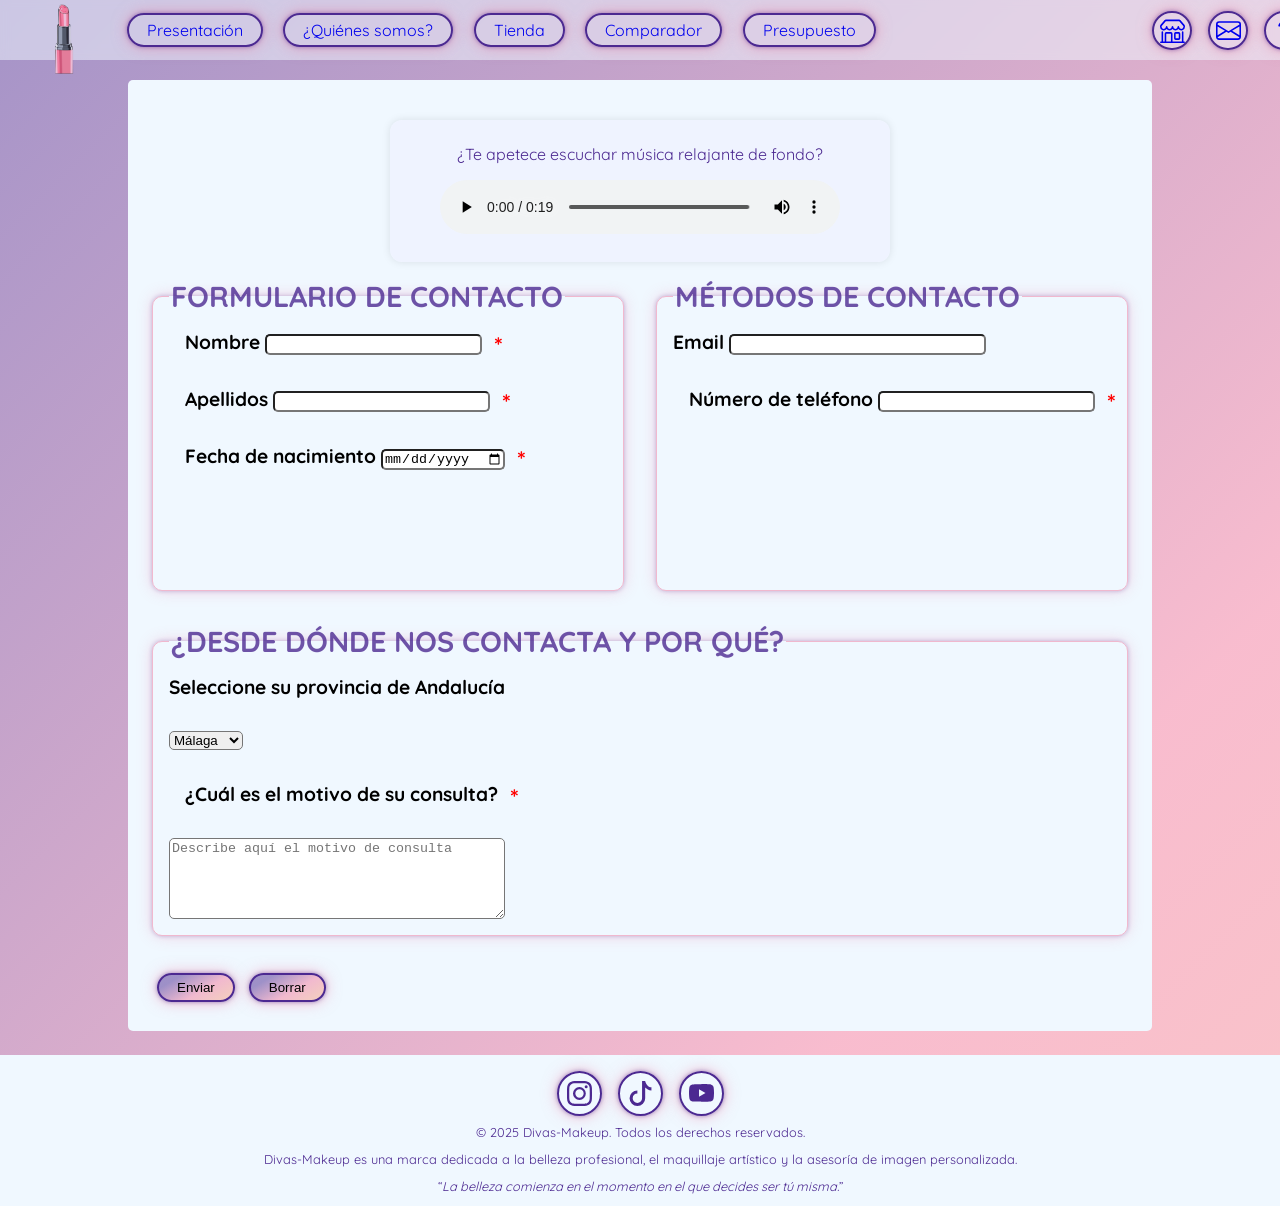
<file: pagina6.html>
<!DOCTYPE html>
<html lang="es-ES">
  <head>
    <meta charset="UTF-8" />
    <meta
      name="viewport"
      content="width=device-width, initial-scale=1.0"
    />
    <meta
      name="author"
      content="Noemí"
    />
    <meta
      name="description"
      content="Página para contactar con nosotras"
    />
    <meta
      name="keywords"
      content="nombre, email, telefono"
    />
    <title>Contacto</title>
    <link
      rel="icon"
      href="imagenes/logo.png"
    />
    <link
      rel="stylesheet"
      href="estilosGlobales.css"
    />
    <link
      rel="stylesheet"
      href="pagina6.css"
    />
  </head>

  <body>
    <!-- Cabecera de la página donde aparece el logo y la navegacion -->
    <header>
      <nav
        class="navegacion1"
        aria-label="Navegación principal"
      >
        <a
          href="index.html"
          class="enlaceLogo"
        >
          <img
            src="imagenes/logo.png"
            alt="Logo DivasMakeUp"
            title="Logo DivasMakeUp"
            id="inicio"
          />
        </a>
        <a href="presentacion.html">Presentación</a>
        <a href="pagina2.html">¿Quiénes somos?</a>
        <a href="pagina3.html">Tienda</a>
        <a href="pagina4.html">Comparador</a>
        <a href="pagina5.html">Presupuesto</a>
      </nav>

      <nav
        class="navegacion2"
        aria-label="Navegación accesos rápidos"
      >
        <a
          href="pagina1.html"
          aria-label="Tienda"
        >
          <svg
            xmlns="http://www.w3.org/2000/svg"
            width="16"
            height="16"
            fill="currentColor"
            class="bi bi-shop"
            viewBox="0 0 16 16"
          >
            <path
              d="M2.97 1.35A1 1 0 0 1 3.73 1h8.54a1 1 0 0 1 .76.35l2.609 3.044A1.5 1.5 0 0 1 16 5.37v.255a2.375 2.375 0 0 1-4.25 1.458A2.37 2.37 0 0 1 9.875 8 2.37 2.37 0 0 1 8 7.083 2.37 2.37 0 0 1 6.125 8a2.37 2.37 0 0 1-1.875-.917A2.375 2.375 0 0 1 0 5.625V5.37a1.5 1.5 0 0 1 .361-.976zm1.78 4.275a1.375 1.375 0 0 0 2.75 0 .5.5 0 0 1 1 0 1.375 1.375 0 0 0 2.75 0 .5.5 0 0 1 1 0 1.375 1.375 0 1 0 2.75 0V5.37a.5.5 0 0 0-.12-.325L12.27 2H3.73L1.12 5.045A.5.5 0 0 0 1 5.37v.255a1.375 1.375 0 0 0 2.75 0 .5.5 0 0 1 1 0M1.5 8.5A.5.5 0 0 1 2 9v6h1v-5a1 1 0 0 1 1-1h3a1 1 0 0 1 1 1v5h6V9a.5.5 0 0 1 1 0v6h.5a.5.5 0 0 1 0 1H.5a.5.5 0 0 1 0-1H1V9a.5.5 0 0 1 .5-.5M4 15h3v-5H4zm5-5a1 1 0 0 1 1-1h2a1 1 0 0 1 1 1v3a1 1 0 0 1-1 1h-2a1 1 0 0 1-1-1zm3 0h-2v3h2z"
            />
          </svg>
        </a>

        <a
          href="pagina6.html"
          aria-label="Contacto"
        >
          <svg
            xmlns="http://www.w3.org/2000/svg"
            width="16"
            height="16"
            fill="currentColor"
            class="bi bi-envelope"
            viewBox="0 0 16 16"
          >
            <path
              d="M0 4a2 2 0 0 1 2-2h12a2 2 0 0 1 2 2v8a2 2 0 0 1-2 2H2a2 2 0 0 1-2-2zm2-1a1 1 0 0 0-1 1v.217l7 4.2 7-4.2V4a1 1 0 0 0-1-1zm13 2.383-4.708 2.825L15 11.105zm-.034 6.876-5.64-3.471L8 9.583l-1.326-.795-5.64 3.47A1 1 0 0 0 2 13h12a1 1 0 0 0 .966-.741M1 11.105l4.708-2.897L1 5.383z"
            />
          </svg>
        </a>

        <a
          href="pagina7.html"
          aria-label="Ayuda"
        >
          <svg
            xmlns="http://www.w3.org/2000/svg"
            width="16"
            height="16"
            fill="currentColor"
            class="bi bi-question-lg"
            viewBox="0 0 16 16"
          >
            <path
              fill-rule="evenodd"
              d="M4.475 5.458c-.284 0-.514-.237-.47-.517C4.28 3.24 5.576 2 7.825 2c2.25 0 3.767 1.36 3.767 3.215 0 1.344-.665 2.288-1.79 2.973-1.1.659-1.414 1.118-1.414 2.01v.03a.5.5 0 0 1-.5.5h-.77a.5.5 0 0 1-.5-.495l-.003-.2c-.043-1.221.477-2.001 1.645-2.712 1.03-.632 1.397-1.135 1.397-2.028 0-.979-.758-1.698-1.926-1.698-1.009 0-1.71.529-1.938 1.402-.066.254-.278.461-.54.461h-.777ZM7.496 14c.622 0 1.095-.474 1.095-1.09 0-.618-.473-1.092-1.095-1.092-.606 0-1.087.474-1.087 1.091S6.89 14 7.496 14"
            />
          </svg>
        </a>
      </nav>
    </header>

    <!-- Cuerpo de la página donde aparece el contenido -->
    <main>
      <section id="musica">
        <!--Permitimos poner música-->
        <p>¿Te apetece escuchar música relajante de fondo?</p>
        <audio controls>
          <source
            src="musicaVideo/ambientemusica.mp3"
            type="audio/mp3"
          />
          <source
            src="musicaVideo/ambientemusica.ogg"
            type="audio/ogg"
          />
          Audio no soportado
        </audio>
      </section>
      <section>
        <!--Primer formualario con fieldset (nombre apellidos y fecha de nacimiento)-->
        <form
          action="procesamiento_formulario.php"
          method="post"
          id="formulario"
        >
          <fieldset id="datosPersonales">
            <legend><h3>FORMULARIO DE CONTACTO</h3></legend>
            <p class="obligatorio">
              <strong>Nombre</strong>
              <input
                type="text"
                name="nombre"
                size="25"
                required
              />
            </p>
            <p class="obligatorio">
              <strong>Apellidos</strong>
              <input
                type="text"
                name="apellidos"
                size="25"
                required
              />
            </p>
            <p class="obligatorio">
              <strong>Fecha de nacimiento</strong>
              <input
                type="date"
                name="fecha"
                size="25"
                required
              />
            </p>
          </fieldset>

          <!--Segundo formualario con fieldset (email y número de teléfono)-->
          <fieldset id="metodosContacto">
            <legend>
              <h3>MÉTODOS DE CONTACTO</h3>
            </legend>
            <p>
              <strong>Email</strong>
              <input
                type="email"
                name="email"
                size="30"
              />
            </p>
            <p class="obligatorio">
              <strong>Número de teléfono</strong>
              <input
                type="text"
                name="telefono"
                size="25"
                pattern="[0-9]{9}"
                required
              />
            </p>
          </fieldset>

          <!--Tercer y último formualario con fieldset (provincia y motivo de consulta)-->
          <fieldset id="motivoConsulta">
            <legend>
              <h3>¿DESDE DÓNDE NOS CONTACTA Y POR QUÉ?</h3>
            </legend>
            <p>
              <strong>Seleccione su provincia de Andalucía</strong>
            </p>
            <select
              name="provincias"
              size="1"
            >
              <option
                value="1"
                selected
              >
                Málaga
              </option>
              <option value="2">Sevilla</option>
              <option value="3">Córdoba</option>
              <option value="4">Jaén</option>
              <option value="5">Almería</option>
              <option value="6">Cádiz</option>
              <option value="7">Huelva</option>
              <option value="8">Granada</option>
            </select>
            <p class="obligatorio">
              <strong>¿Cuál es el motivo de su consulta?</strong>
            </p>
            <textarea
              name="consulta"
              rows="5"
              cols="40"
              maxlength="300"
              placeholder="Describe aquí el motivo de consulta"
              required
            ></textarea>
          </fieldset>
          <div id="botones">
            <input
              class="boton"
              type="submit"
              value="Enviar"
            />
            <input
              class="boton"
              type="reset"
              value="Borrar"
            />
          </div>
        </form>
      </section>
    </main>
    <!-- Pie de la página donde aparecen las redes sociales -->
    <footer>
      <nav>
        <a
          href="https://www.instagram.com/"
          target="_blank"
        >
          <svg
            xmlns="http://www.w3.org/2000/svg"
            width="16"
            height="16"
            fill="currentColor"
            class="bi bi-instagram"
            viewBox="0 0 16 16"
          >
            <path
              d="M8 0C5.829 0 5.556.01 4.703.048 3.85.088 3.269.222 2.76.42a3.9 3.9 0 0 0-1.417.923A3.9 3.9 0 0 0 .42 2.76C.222 3.268.087 3.85.048 4.7.01 5.555 0 5.827 0 8.001c0 2.172.01 2.444.048 3.297.04.852.174 1.433.372 1.942.205.526.478.972.923 1.417.444.445.89.719 1.416.923.51.198 1.09.333 1.942.372C5.555 15.99 5.827 16 8 16s2.444-.01 3.298-.048c.851-.04 1.434-.174 1.943-.372a3.9 3.9 0 0 0 1.416-.923c.445-.445.718-.891.923-1.417.197-.509.332-1.09.372-1.942C15.99 10.445 16 10.173 16 8s-.01-2.445-.048-3.299c-.04-.851-.175-1.433-.372-1.941a3.9 3.9 0 0 0-.923-1.417A3.9 3.9 0 0 0 13.24.42c-.51-.198-1.092-.333-1.943-.372C10.443.01 10.172 0 7.998 0zm-.717 1.442h.718c2.136 0 2.389.007 3.232.046.78.035 1.204.166 1.486.275.373.145.64.319.92.599s.453.546.598.92c.11.281.24.705.275 1.485.039.843.047 1.096.047 3.231s-.008 2.389-.047 3.232c-.035.78-.166 1.203-.275 1.485a2.5 2.5 0 0 1-.599.919c-.28.28-.546.453-.92.598-.28.11-.704.24-1.485.276-.843.038-1.096.047-3.232.047s-2.39-.009-3.233-.047c-.78-.036-1.203-.166-1.485-.276a2.5 2.5 0 0 1-.92-.598 2.5 2.5 0 0 1-.6-.92c-.109-.281-.24-.705-.275-1.485-.038-.843-.046-1.096-.046-3.233s.008-2.388.046-3.231c.036-.78.166-1.204.276-1.486.145-.373.319-.64.599-.92s.546-.453.92-.598c.282-.11.705-.24 1.485-.276.738-.034 1.024-.044 2.515-.045zm4.988 1.328a.96.96 0 1 0 0 1.92.96.96 0 0 0 0-1.92m-4.27 1.122a4.109 4.109 0 1 0 0 8.217 4.109 4.109 0 0 0 0-8.217m0 1.441a2.667 2.667 0 1 1 0 5.334 2.667 2.667 0 0 1 0-5.334"
            />
          </svg>
        </a>
        <a
          href="https://www.tiktok.com/"
          target="_blank"
        >
          <svg
            xmlns="http://www.w3.org/2000/svg"
            width="16"
            height="16"
            fill="currentColor"
            class="bi bi-tiktok"
            viewBox="0 0 16 16"
          >
            <path
              d="M9 0h1.98c.144.715.54 1.617 1.235 2.512C12.895 3.389 13.797 4 15 4v2c-1.753 0-3.07-.814-4-1.829V11a5 5 0 1 1-5-5v2a3 3 0 1 0 3 3z"
            />
          </svg>
        </a>
        <a
          href="https://www.youtube.com/"
          target="_blank"
        >
          <svg
            xmlns="http://www.w3.org/2000/svg"
            width="16"
            height="16"
            fill="currentColor"
            class="bi bi-youtube"
            viewBox="0 0 16 16"
          >
            <path
              d="M8.051 1.999h.089c.822.003 4.987.033 6.11.335a2.01 2.01 0 0 1 1.415 1.42c.101.38.172.883.22 1.402l.01.104.022.26.008.104c.065.914.073 1.77.074 1.957v.075c-.001.194-.01 1.108-.082 2.06l-.008.105-.009.104c-.05.572-.124 1.14-.235 1.558a2.01 2.01 0 0 1-1.415 1.42c-1.16.312-5.569.334-6.18.335h-.142c-.309 0-1.587-.006-2.927-.052l-.17-.006-.087-.004-.171-.007-.171-.007c-1.11-.049-2.167-.128-2.654-.26a2.01 2.01 0 0 1-1.415-1.419c-.111-.417-.185-.986-.235-1.558L.09 9.82l-.008-.104A31 31 0 0 1 0 7.68v-.123c.002-.215.01-.958.064-1.778l.007-.103.003-.052.008-.104.022-.26.01-.104c.048-.519.119-1.023.22-1.402a2.01 2.01 0 0 1 1.415-1.42c.487-.13 1.544-.21 2.654-.26l.17-.007.172-.006.086-.003.171-.007A100 100 0 0 1 7.858 2zM6.4 5.209v4.818l4.157-2.408z"
            />
          </svg>
        </a>
      </nav>

      <p>&copy; 2025 Divas-Makeup. Todos los derechos reservados.</p>
      <p>
        Divas-Makeup es una marca dedicada a la belleza profesional, el
        maquillaje artístico y la asesoría de imagen personalizada.
      </p>
      <p class="cita">
        <q
          ><em
            >La belleza comienza en el momento en el que decides ser tú
            misma.</em
          ></q
        >
      </p>
    </footer>
  </body>
</html>
</file>
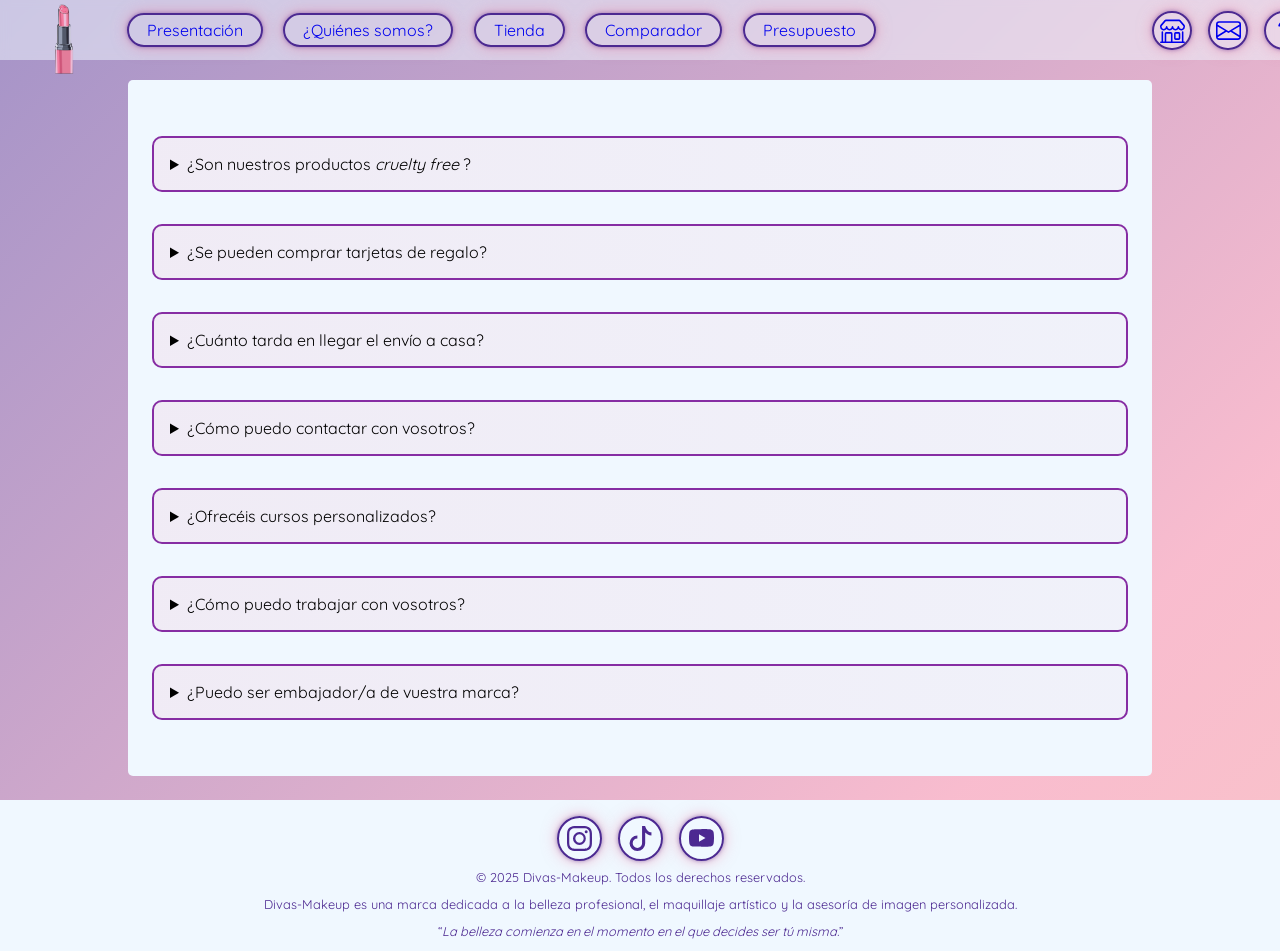
<file: pagina7.html>
<!DOCTYPE html>
<html lang="es-ES">
  <head>
    <meta charset="UTF-8" />
    <meta
      name="viewport"
      content="width=device-width, initial-scale=1.0"
    />
    <meta
      name="author"
      content="Annabel"
    />
    <meta
      name="description"
      content="Página sobre las preguntas frecuentes."
    />
    <meta
      name="keywords"
      content="Diva MakeUp, ofertas, tarjetas"
    />
    <title>Preguntas frecuentes</title>
    <link
      rel="icon"
      href="imagenes/logo.png"
    />
    <link
      rel="stylesheet"
      href="estilosGlobales.css"
    />
    <link
      rel="stylesheet"
      href="pagina7.css"
    />
  </head>
  <body>
    <!-- Cabecera de la página donde aparece el logo y la navegacion -->
    <header>
      <nav
        class="navegacion1"
        aria-label="Navegación principal"
      >
        <a
          href="index.html"
          class="enlaceLogo"
        >
          <img
            src="imagenes/logo.png"
            alt="Logo DivasMakeUp"
            title="Logo DivasMakeUp"
            id="inicio"
          />
        </a>
        <a href="presentacion.html">Presentación</a>
        <a href="pagina2.html">¿Quiénes somos?</a>
        <a href="pagina3.html">Tienda</a>
        <a href="pagina4.html">Comparador</a>
        <a href="pagina5.html">Presupuesto</a>
      </nav>

      <nav
        class="navegacion2"
        aria-label="Navegación accesos rápidos"
      >
        <a
          href="pagina1.html"
          aria-label="Tienda"
        >
          <svg
            xmlns="http://www.w3.org/2000/svg"
            width="16"
            height="16"
            fill="currentColor"
            class="bi bi-shop"
            viewBox="0 0 16 16"
          >
            <path
              d="M2.97 1.35A1 1 0 0 1 3.73 1h8.54a1 1 0 0 1 .76.35l2.609 3.044A1.5 1.5 0 0 1 16 5.37v.255a2.375 2.375 0 0 1-4.25 1.458A2.37 2.37 0 0 1 9.875 8 2.37 2.37 0 0 1 8 7.083 2.37 2.37 0 0 1 6.125 8a2.37 2.37 0 0 1-1.875-.917A2.375 2.375 0 0 1 0 5.625V5.37a1.5 1.5 0 0 1 .361-.976zm1.78 4.275a1.375 1.375 0 0 0 2.75 0 .5.5 0 0 1 1 0 1.375 1.375 0 0 0 2.75 0 .5.5 0 0 1 1 0 1.375 1.375 0 1 0 2.75 0V5.37a.5.5 0 0 0-.12-.325L12.27 2H3.73L1.12 5.045A.5.5 0 0 0 1 5.37v.255a1.375 1.375 0 0 0 2.75 0 .5.5 0 0 1 1 0M1.5 8.5A.5.5 0 0 1 2 9v6h1v-5a1 1 0 0 1 1-1h3a1 1 0 0 1 1 1v5h6V9a.5.5 0 0 1 1 0v6h.5a.5.5 0 0 1 0 1H.5a.5.5 0 0 1 0-1H1V9a.5.5 0 0 1 .5-.5M4 15h3v-5H4zm5-5a1 1 0 0 1 1-1h2a1 1 0 0 1 1 1v3a1 1 0 0 1-1 1h-2a1 1 0 0 1-1-1zm3 0h-2v3h2z"
            />
          </svg>
        </a>

        <a
          href="pagina6.html"
          aria-label="Contacto"
        >
          <svg
            xmlns="http://www.w3.org/2000/svg"
            width="16"
            height="16"
            fill="currentColor"
            class="bi bi-envelope"
            viewBox="0 0 16 16"
          >
            <path
              d="M0 4a2 2 0 0 1 2-2h12a2 2 0 0 1 2 2v8a2 2 0 0 1-2 2H2a2 2 0 0 1-2-2zm2-1a1 1 0 0 0-1 1v.217l7 4.2 7-4.2V4a1 1 0 0 0-1-1zm13 2.383-4.708 2.825L15 11.105zm-.034 6.876-5.64-3.471L8 9.583l-1.326-.795-5.64 3.47A1 1 0 0 0 2 13h12a1 1 0 0 0 .966-.741M1 11.105l4.708-2.897L1 5.383z"
            />
          </svg>
        </a>

        <a
          href="pagina7.html"
          aria-label="Ayuda"
        >
          <svg
            xmlns="http://www.w3.org/2000/svg"
            width="16"
            height="16"
            fill="currentColor"
            class="bi bi-question-lg"
            viewBox="0 0 16 16"
          >
            <path
              fill-rule="evenodd"
              d="M4.475 5.458c-.284 0-.514-.237-.47-.517C4.28 3.24 5.576 2 7.825 2c2.25 0 3.767 1.36 3.767 3.215 0 1.344-.665 2.288-1.79 2.973-1.1.659-1.414 1.118-1.414 2.01v.03a.5.5 0 0 1-.5.5h-.77a.5.5 0 0 1-.5-.495l-.003-.2c-.043-1.221.477-2.001 1.645-2.712 1.03-.632 1.397-1.135 1.397-2.028 0-.979-.758-1.698-1.926-1.698-1.009 0-1.71.529-1.938 1.402-.066.254-.278.461-.54.461h-.777ZM7.496 14c.622 0 1.095-.474 1.095-1.09 0-.618-.473-1.092-1.095-1.092-.606 0-1.087.474-1.087 1.091S6.89 14 7.496 14"
            />
          </svg>
        </a>
      </nav>
    </header>

    <!-- Cuerpo de la página donde aparece el contenido -->
    <main>
      <section>
        <!-- Aparecen las distintas preguntas y respuestas más comunes que los clientes suelen hacer. -->
        <details>
          <p>
            En Diva MakeUp nuestros productos son 100% <em>cruelty free</em>, ya
            que obtenemos nuestros productos de proveedoras homologadas que
            cumplen el reglamento de la ley animal.
          </p>
          <summary>¿Son nuestros productos <em>cruelty free</em> ?</summary>
        </details>
        <details>
          <p>
            Sí, disponemos de tarjetas de regalo de 10, 50 y 100 euros además de
            contar con tarjetas monedero las cuales se pueden recargar con la
            cantidad deseada.
          </p>
          <summary>¿Se pueden comprar tarjetas de regalo?</summary>
        </details>
        <details>
          <p>
            Los envíos tardan de 1 a 3 días laborables en ser enviados, a partir
            de este punto cuentas con dos paquetes de envío, el normal el cual
            tarda 1 semana o el <em>express </em>que puede tardar de 1 a 3 días.
            <summary>¿Cuánto tarda en llegar el envío a casa?</summary>
          </p>
        </details>
        <details>
          <p>
            A través de nuestras redes sociales o acercándote a nuestra tienda
            física donde estaremos encantados de atenderte.
          </p>
          <summary>¿Cómo puedo contactar con vosotros?</summary>
        </details>
        <details>
          <p>
            Sí, están a disposición de todos nuestros clientes la posibilidad de
            atención personalizada y formación en maquillaje.
          </p>
          <summary>¿Ofrecéis cursos personalizados?</summary>
        </details>
        <details>
          <p>
            Para formar parte de nuestro equipo, mande su CV a nuestro correo
            electrónico o preséntalo en nuestra tienda física.
          </p>
          <summary>¿Cómo puedo trabajar con vosotros?</summary>
        </details>
        <details>
          <p>
            Si tienes más de 10.000 seguidores en tus redes sociales, ponte en
            contacto con nosotros para más información.
          </p>
          <summary>¿Puedo ser embajador/a de vuestra marca?</summary>
        </details>
      </section>
    </main>
    <!-- Pie de la página donde aparecen las redes sociales -->
    <footer>
      <nav>
        <a
          href="https://www.instagram.com/"
          target="_blank"
        >
          <svg
            xmlns="http://www.w3.org/2000/svg"
            width="16"
            height="16"
            fill="currentColor"
            class="bi bi-instagram"
            viewBox="0 0 16 16"
          >
            <path
              d="M8 0C5.829 0 5.556.01 4.703.048 3.85.088 3.269.222 2.76.42a3.9 3.9 0 0 0-1.417.923A3.9 3.9 0 0 0 .42 2.76C.222 3.268.087 3.85.048 4.7.01 5.555 0 5.827 0 8.001c0 2.172.01 2.444.048 3.297.04.852.174 1.433.372 1.942.205.526.478.972.923 1.417.444.445.89.719 1.416.923.51.198 1.09.333 1.942.372C5.555 15.99 5.827 16 8 16s2.444-.01 3.298-.048c.851-.04 1.434-.174 1.943-.372a3.9 3.9 0 0 0 1.416-.923c.445-.445.718-.891.923-1.417.197-.509.332-1.09.372-1.942C15.99 10.445 16 10.173 16 8s-.01-2.445-.048-3.299c-.04-.851-.175-1.433-.372-1.941a3.9 3.9 0 0 0-.923-1.417A3.9 3.9 0 0 0 13.24.42c-.51-.198-1.092-.333-1.943-.372C10.443.01 10.172 0 7.998 0zm-.717 1.442h.718c2.136 0 2.389.007 3.232.046.78.035 1.204.166 1.486.275.373.145.64.319.92.599s.453.546.598.92c.11.281.24.705.275 1.485.039.843.047 1.096.047 3.231s-.008 2.389-.047 3.232c-.035.78-.166 1.203-.275 1.485a2.5 2.5 0 0 1-.599.919c-.28.28-.546.453-.92.598-.28.11-.704.24-1.485.276-.843.038-1.096.047-3.232.047s-2.39-.009-3.233-.047c-.78-.036-1.203-.166-1.485-.276a2.5 2.5 0 0 1-.92-.598 2.5 2.5 0 0 1-.6-.92c-.109-.281-.24-.705-.275-1.485-.038-.843-.046-1.096-.046-3.233s.008-2.388.046-3.231c.036-.78.166-1.204.276-1.486.145-.373.319-.64.599-.92s.546-.453.92-.598c.282-.11.705-.24 1.485-.276.738-.034 1.024-.044 2.515-.045zm4.988 1.328a.96.96 0 1 0 0 1.92.96.96 0 0 0 0-1.92m-4.27 1.122a4.109 4.109 0 1 0 0 8.217 4.109 4.109 0 0 0 0-8.217m0 1.441a2.667 2.667 0 1 1 0 5.334 2.667 2.667 0 0 1 0-5.334"
            />
          </svg>
        </a>
        <a
          href="https://www.tiktok.com/"
          target="_blank"
        >
          <svg
            xmlns="http://www.w3.org/2000/svg"
            width="16"
            height="16"
            fill="currentColor"
            class="bi bi-tiktok"
            viewBox="0 0 16 16"
          >
            <path
              d="M9 0h1.98c.144.715.54 1.617 1.235 2.512C12.895 3.389 13.797 4 15 4v2c-1.753 0-3.07-.814-4-1.829V11a5 5 0 1 1-5-5v2a3 3 0 1 0 3 3z"
            />
          </svg>
        </a>
        <a
          href="https://www.youtube.com/"
          target="_blank"
        >
          <svg
            xmlns="http://www.w3.org/2000/svg"
            width="16"
            height="16"
            fill="currentColor"
            class="bi bi-youtube"
            viewBox="0 0 16 16"
          >
            <path
              d="M8.051 1.999h.089c.822.003 4.987.033 6.11.335a2.01 2.01 0 0 1 1.415 1.42c.101.38.172.883.22 1.402l.01.104.022.26.008.104c.065.914.073 1.77.074 1.957v.075c-.001.194-.01 1.108-.082 2.06l-.008.105-.009.104c-.05.572-.124 1.14-.235 1.558a2.01 2.01 0 0 1-1.415 1.42c-1.16.312-5.569.334-6.18.335h-.142c-.309 0-1.587-.006-2.927-.052l-.17-.006-.087-.004-.171-.007-.171-.007c-1.11-.049-2.167-.128-2.654-.26a2.01 2.01 0 0 1-1.415-1.419c-.111-.417-.185-.986-.235-1.558L.09 9.82l-.008-.104A31 31 0 0 1 0 7.68v-.123c.002-.215.01-.958.064-1.778l.007-.103.003-.052.008-.104.022-.26.01-.104c.048-.519.119-1.023.22-1.402a2.01 2.01 0 0 1 1.415-1.42c.487-.13 1.544-.21 2.654-.26l.17-.007.172-.006.086-.003.171-.007A100 100 0 0 1 7.858 2zM6.4 5.209v4.818l4.157-2.408z"
            />
          </svg>
        </a>
      </nav>

      <p>&copy; 2025 Divas-Makeup. Todos los derechos reservados.</p>
      <p>
        Divas-Makeup es una marca dedicada a la belleza profesional, el
        maquillaje artístico y la asesoría de imagen personalizada.
      </p>
      <p class="cita">
        <q
          ><em
            >La belleza comienza en el momento en el que decides ser tú
            misma.</em
          ></q
        >
      </p>
    </footer>
  </body>
</html>
</file>
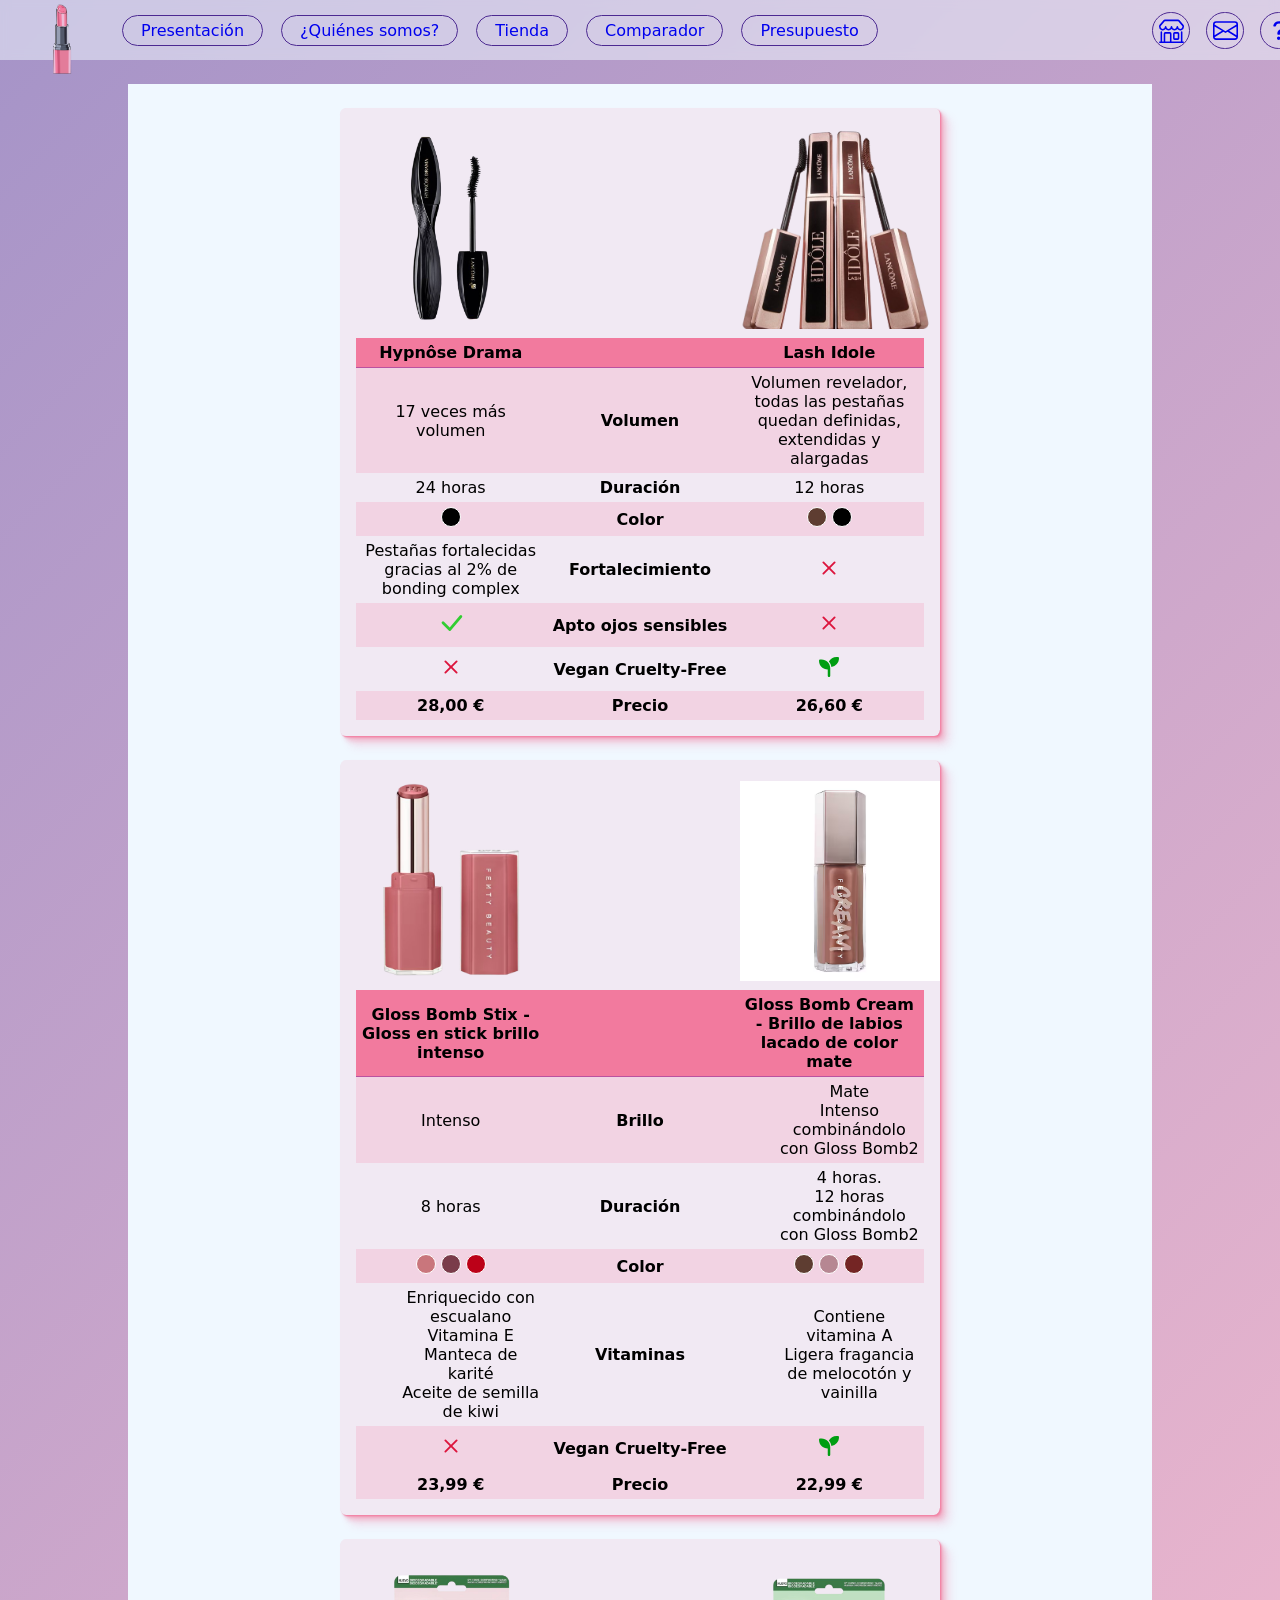
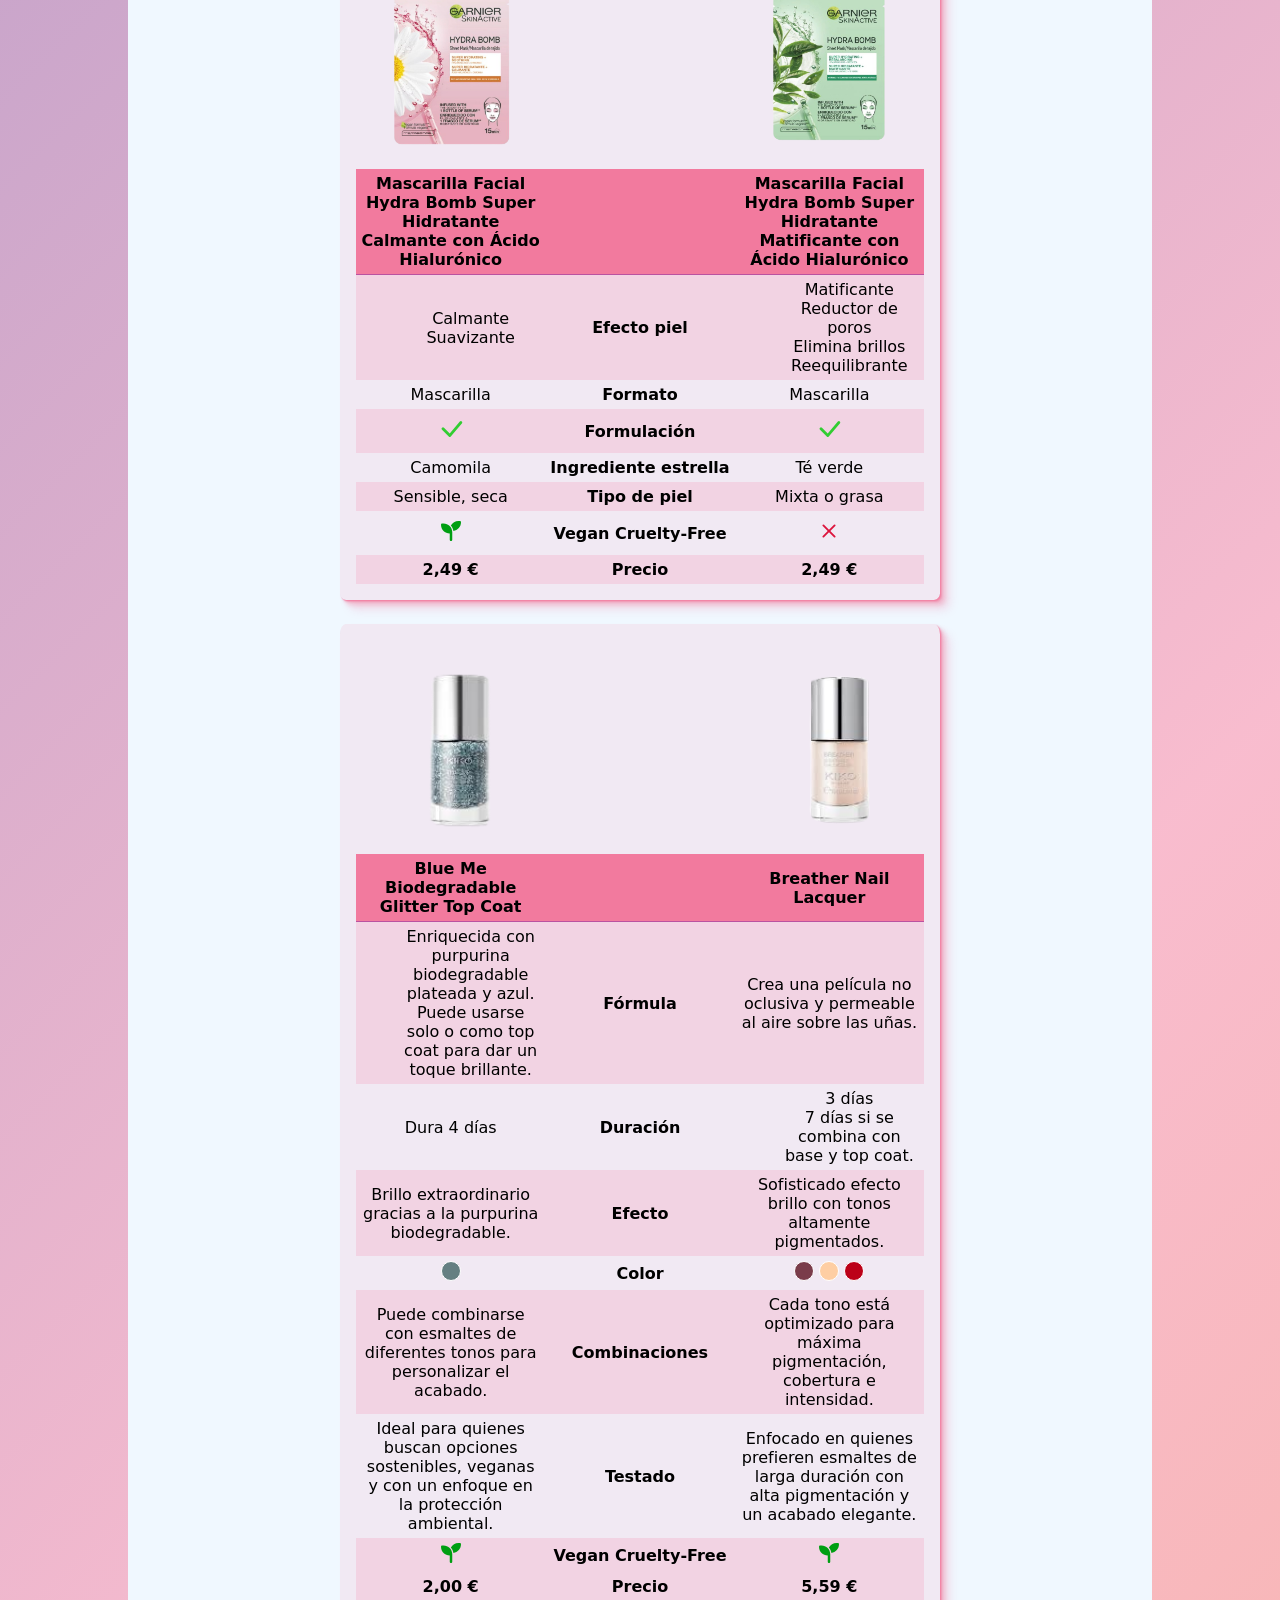
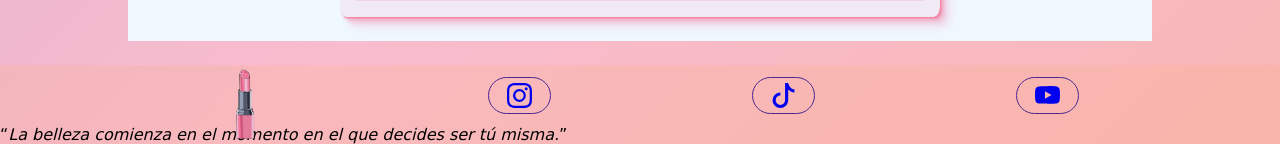
<file: DivasMake-up-main/pagina4.html>
<!DOCTYPE html>
<html lang="es-ES">
  <head>
    <meta charset="UTF-8" />
    <meta
      name="viewport"
      content="width=device-width, initial-scale=1.0"
    />
    <title>Comparador</title>
    <link
      rel="stylesheet"
      href="pagina4.css"
    />
    <meta
      name="author"
      content="Celia"
    />
    <meta
      name="description"
      content="Página donde comparar las caracteristicas de nuestros productos"
    />
    <meta
      name="keywords"
      content="Vegan Cruelty-Free, precio, color"
    />
    <link
      rel="icon"
      href="imagenes/logo.png"
    />
    <link
      rel="stylesheet"
      href="estilosGlobales.css"
    />
    <link
      rel="stylesheet"
      href="pagina4.css"
    />
  </head>
  <body>
    <!-- Cabecera de la página donde aparece el logo y la navegacion -->
    <header>
      <nav
        class="navegacion1"
        aria-label="Navegación principal"
      >
        <a
          href="index.html"
          class="enlaceLogo"
        >
          <img
            src="imagenes/logo.png"
            alt="Logo DivasMakeUp"
            title="Logo DivasMakeUp"
            id="inicio"
          />
        </a>
        <a href="presentacion.html">Presentación</a>
        <a href="pagina2.html">¿Quiénes somos?</a>
        <a href="pagina3.html">Tienda</a>
        <a href="pagina4.html">Comparador</a>
        <a href="pagina5.html">Presupuesto</a>
      </nav>

      <nav
        class="navegacion2"
        aria-label="Navegación accesos rápidos"
      >
        <a
          href="pagina1.html"
          aria-label="Tienda"
        >
          <svg
            xmlns="http://www.w3.org/2000/svg"
            width="16"
            height="16"
            fill="currentColor"
            class="bi bi-shop"
            viewBox="0 0 16 16"
          >
            <path
              d="M2.97 1.35A1 1 0 0 1 3.73 1h8.54a1 1 0 0 1 .76.35l2.609 3.044A1.5 1.5 0 0 1 16 5.37v.255a2.375 2.375 0 0 1-4.25 1.458A2.37 2.37 0 0 1 9.875 8 2.37 2.37 0 0 1 8 7.083 2.37 2.37 0 0 1 6.125 8a2.37 2.37 0 0 1-1.875-.917A2.375 2.375 0 0 1 0 5.625V5.37a1.5 1.5 0 0 1 .361-.976zm1.78 4.275a1.375 1.375 0 0 0 2.75 0 .5.5 0 0 1 1 0 1.375 1.375 0 0 0 2.75 0 .5.5 0 0 1 1 0 1.375 1.375 0 1 0 2.75 0V5.37a.5.5 0 0 0-.12-.325L12.27 2H3.73L1.12 5.045A.5.5 0 0 0 1 5.37v.255a1.375 1.375 0 0 0 2.75 0 .5.5 0 0 1 1 0M1.5 8.5A.5.5 0 0 1 2 9v6h1v-5a1 1 0 0 1 1-1h3a1 1 0 0 1 1 1v5h6V9a.5.5 0 0 1 1 0v6h.5a.5.5 0 0 1 0 1H.5a.5.5 0 0 1 0-1H1V9a.5.5 0 0 1 .5-.5M4 15h3v-5H4zm5-5a1 1 0 0 1 1-1h2a1 1 0 0 1 1 1v3a1 1 0 0 1-1 1h-2a1 1 0 0 1-1-1zm3 0h-2v3h2z"
            />
          </svg>
        </a>

        <a
          href="pagina6.html"
          aria-label="Contacto"
        >
          <svg
            xmlns="http://www.w3.org/2000/svg"
            width="16"
            height="16"
            fill="currentColor"
            class="bi bi-envelope"
            viewBox="0 0 16 16"
          >
            <path
              d="M0 4a2 2 0 0 1 2-2h12a2 2 0 0 1 2 2v8a2 2 0 0 1-2 2H2a2 2 0 0 1-2-2zm2-1a1 1 0 0 0-1 1v.217l7 4.2 7-4.2V4a1 1 0 0 0-1-1zm13 2.383-4.708 2.825L15 11.105zm-.034 6.876-5.64-3.471L8 9.583l-1.326-.795-5.64 3.47A1 1 0 0 0 2 13h12a1 1 0 0 0 .966-.741M1 11.105l4.708-2.897L1 5.383z"
            />
          </svg>
        </a>

        <a
          href="pagina7.html"
          aria-label="Ayuda"
        >
          <svg
            xmlns="http://www.w3.org/2000/svg"
            width="16"
            height="16"
            fill="currentColor"
            class="bi bi-question-lg"
            viewBox="0 0 16 16"
          >
            <path
              fill-rule="evenodd"
              d="M4.475 5.458c-.284 0-.514-.237-.47-.517C4.28 3.24 5.576 2 7.825 2c2.25 0 3.767 1.36 3.767 3.215 0 1.344-.665 2.288-1.79 2.973-1.1.659-1.414 1.118-1.414 2.01v.03a.5.5 0 0 1-.5.5h-.77a.5.5 0 0 1-.5-.495l-.003-.2c-.043-1.221.477-2.001 1.645-2.712 1.03-.632 1.397-1.135 1.397-2.028 0-.979-.758-1.698-1.926-1.698-1.009 0-1.71.529-1.938 1.402-.066.254-.278.461-.54.461h-.777ZM7.496 14c.622 0 1.095-.474 1.095-1.09 0-.618-.473-1.092-1.095-1.092-.606 0-1.087.474-1.087 1.091S6.89 14 7.496 14"
            />
          </svg>
        </a>
      </nav>
    </header>
    <!-- Cuerpo de la página donde aparece el contenido -->
    <main>
      <!-- Tablas de comparación de productos -->
      <section>
        <article>
          <!-- Tabla de comparación de los ojos -->
          <table>
            <thead>
              <tr>
                <th>
                  <img
                    src="imagenes/ojos_hypnose_drama.png"
                    alt="Hypnôse Drama"
                    height="200"
                  />
                </th>
                <th></th>
                <th>
                  <img
                    src="imagenes/ojos_lash_idole.png"
                    alt="Lash Idole"
                    height="200"
                  />
                </th>
              </tr>
              <tr>
                <th>Hypnôse Drama</th>
                <th></th>
                <th>Lash Idole</th>
              </tr>
            </thead>
            <tbody>
              <tr>
                <td>17 veces más volumen</td>
                <th>Volumen</th>
                <td>
                  Volumen revelador, todas las pestañas quedan definidas,
                  extendidas y alargadas
                </td>
              </tr>
              <tr>
                <td>24 horas</td>
                <th>Duración</th>
                <td>12 horas</td>
              </tr>
              <tr>
                <td>
                  <span class="color negro"></span>
                </td>
                <th>Color</th>
                <td>
                  <span class="color marron"></span>
                  <span class="color negro"></span>
                </td>
              </tr>
              <tr>
                <td>Pestañas fortalecidas gracias al 2% de bonding complex</td>
                <th>Fortalecimiento</th>
                <td class="centrar-svg">
                  <svg
                    xmlns="http://www.w3.org/2000/svg"
                    fill="currentColor"
                    class="x"
                    viewBox="0 0 16 16"
                  >
                    <path
                      d="M4.646 4.646a.5.5 0 0 1 .708 0L8 7.293l2.646-2.647a.5.5 0 0 1 .708.708L8.707 8l2.647 2.646a.5.5 0 0 1-.708.708L8 8.707l-2.646 2.647a.5.5 0 0 1-.708-.708L7.293 8 4.646 5.354a.5.5 0 0 1 0-.708"
                    />
                  </svg>
                </td>
              </tr>
              <tr>
                <td class="centrar-svg">
                  <svg
                    xmlns="http://www.w3.org/2000/svg"
                    fill="currentColor"
                    class="check"
                    viewBox="0 0 16 16"
                  >
                    <path
                      d="M12.736 3.97a.733.733 0 0 1 1.047 0c.286.289.29.756.01 1.05L7.88 12.01a.733.733 0 0 1-1.065.02L3.217 8.384a.757.757 0 0 1 0-1.06.733.733 0 0 1 1.047 0l3.052 3.093 5.4-6.425z"
                    />
                  </svg>
                </td>
                <th>Apto ojos sensibles</th>
                <td class="centrar-svg">
                  <svg
                    xmlns="http://www.w3.org/2000/svg"
                    fill="currentColor"
                    class="x"
                    viewBox="0 0 16 16"
                  >
                    <path
                      d="M4.646 4.646a.5.5 0 0 1 .708 0L8 7.293l2.646-2.647a.5.5 0 0 1 .708.708L8.707 8l2.647 2.646a.5.5 0 0 1-.708.708L8 8.707l-2.646 2.647a.5.5 0 0 1-.708-.708L7.293 8 4.646 5.354a.5.5 0 0 1 0-.708"
                    />
                  </svg>
                </td>
              </tr>
              <tr>
                <td class="centrar-svg">
                  <svg
                    xmlns="http://www.w3.org/2000/svg"
                    fill="currentColor"
                    class="x"
                    viewBox="0 0 16 16"
                  >
                    <path
                      d="M4.646 4.646a.5.5 0 0 1 .708 0L8 7.293l2.646-2.647a.5.5 0 0 1 .708.708L8.707 8l2.647 2.646a.5.5 0 0 1-.708.708L8 8.707l-2.646 2.647a.5.5 0 0 1-.708-.708L7.293 8 4.646 5.354a.5.5 0 0 1 0-.708"
                    />
                  </svg>
                </td>
                <th>Vegan Cruelty-Free</th>
                <td class="vegan">
                  <svg
                    xmlns="http://www.w3.org/2000/svg"
                    viewBox="0 0 512 512"
                    class="vegan"
                  >
                    <path
                      fill="currentColor"
                      d="M512 32c0 113.6-84.6 207.5-194.2 222c-7.1-53.4-30.6-101.6-65.3-139.3C290.8 46.3 364 0 448 0l32 0c17.7 0 32 14.3 32 32zM0 96C0 78.3 14.3 64 32 64l32 0c123.7 0 224 100.3 224 224l0 32 0 160c0 17.7-14.3 32-32 32s-32-14.3-32-32l0-160C100.3 320 0 219.7 0 96z"
                    />
                  </svg>
                </td>
              </tr>
            </tbody>
            <tfoot>
              <tr>
                <th>28,00 &#8364;</th>
                <th>Precio</th>
                <th>26,60 &#8364;</th>
              </tr>
            </tfoot>
          </table>
        </article>
        <article>
          <!-- Tabla de comparación de los labios -->
          <table>
            <thead>
              <tr>
                <th>
                  <img
                    src="imagenes/labios_fenty.png"
                    alt="Gloss Bomb Stix"
                    height="200"
                  />
                </th>
                <td></td>
                <th>
                  <img
                    src="imagenes/P10051031_principal.avif"
                    alt="Gloss Bomb Cream"
                    height="200"
                  />
                </th>
              </tr>
              <tr>
                <th>Gloss Bomb Stix - Gloss en stick brillo intenso</th>
                <th></th>
                <th>
                  Gloss Bomb Cream - Brillo de labios lacado de color mate
                </th>
              </tr>
            </thead>
            <tbody>
              <tr>
                <td>Intenso</td>
                <th>Brillo</th>
                <td>
                  <ul>
                    <li>Mate</li>
                    <li>Intenso combinándolo con Gloss Bomb2</li>
                  </ul>
                </td>
              </tr>
              <tr>
                <td>8 horas</td>
                <th>Duración</th>
                <td>
                  <ul>
                    <li>4 horas.</li>
                    <li>12 horas combinándolo con Gloss Bomb2</li>
                  </ul>
                </td>
              </tr>
              <tr>
                <td>
                  <span class="color rosa"></span>
                  <span class="color morado"></span>
                  <span class="color rojo"></span>
                </td>
                <th>Color</th>
                <td>
                  <span class="color marron"></span>
                  <span class="color moradoClaro"></span>
                  <span class="color marronOscuro"></span>
                </td>
              </tr>
              <tr>
                <td>
                  <ul>
                    <li>Enriquecido con escualano</li>
                    <li>Vitamina E</li>
                    <li>Manteca de karité</li>
                    <li>Aceite de semilla de kiwi</li>
                  </ul>
                </td>
                <th>Vitaminas</th>
                <td>
                  <ul>
                    <li>Contiene vitamina A</li>
                    <li>Ligera fragancia de melocotón y vainilla</li>
                  </ul>
                </td>
              </tr>
              <tr>
                <td>
                  <svg
                    xmlns="http://www.w3.org/2000/svg"
                    fill="currentColor"
                    class="x"
                    viewBox="0 0 16 16"
                  >
                    <path
                      d="M4.646 4.646a.5.5 0 0 1 .708 0L8 7.293l2.646-2.647a.5.5 0 0 1 .708.708L8.707 8l2.647 2.646a.5.5 0 0 1-.708.708L8 8.707l-2.646 2.647a.5.5 0 0 1-.708-.708L7.293 8 4.646 5.354a.5.5 0 0 1 0-.708"
                    />
                  </svg>
                </td>
                <th>Vegan Cruelty-Free</th>
                <td>
                  <svg
                    xmlns="http://www.w3.org/2000/svg"
                    viewBox="0 0 512 512"
                    class="vegan"
                  >
                    <path
                      fill="currentColor"
                      d="M512 32c0 113.6-84.6 207.5-194.2 222c-7.1-53.4-30.6-101.6-65.3-139.3C290.8 46.3 364 0 448 0l32 0c17.7 0 32 14.3 32 32zM0 96C0 78.3 14.3 64 32 64l32 0c123.7 0 224 100.3 224 224l0 32 0 160c0 17.7-14.3 32-32 32s-32-14.3-32-32l0-160C100.3 320 0 219.7 0 96z"
                    />
                  </svg>
                </td>
              </tr>
            </tbody>
            <tfoot>
              <tr>
                <th>23,99 &#8364;</th>
                <th>Precio</th>
                <th>22,99 &#8364;</th>
              </tr>
            </tfoot>
          </table>
        </article>
        <article>
          <!-- Tabla de comparación de las mascarillas -->
          <table>
            <thead>
              <tr>
                <th>
                  <img
                    src="imagenes/cara_mascarilla_rosa.png"
                    alt="mascarilla rosa"
                    width="60"
                    height="200"
                    class="mascarilla"
                  />
                </th>
                <td></td>
                <th>
                  <img
                    src="imagenes/cara_mascarilla_verde.png"
                    alt="marcarilla verde"
                    width="60"
                    height="200"
                    class="mascarilla"
                  />
                </th>
              </tr>
              <tr>
                <th>
                  Mascarilla Facial Hydra Bomb Super Hidratante Calmante con
                  Ácido Hialurónico
                </th>
                <th></th>
                <th>
                  Mascarilla Facial Hydra Bomb Super Hidratante Matificante con
                  Ácido Hialurónico
                </th>
              </tr>
            </thead>
            <tbody>
              <tr>
                <td>
                  <ul>
                    <li>Calmante</li>
                    <li>Suavizante</li>
                  </ul>
                </td>
                <th>Efecto piel</th>
                <td>
                  <ul>
                    <li>Matificante</li>
                    <li>Reductor de poros</li>
                    <li>Elimina brillos</li>
                    <li>Reequilibrante</li>
                  </ul>
                </td>
              </tr>
              <tr>
                <td>Mascarilla</td>
                <th>Formato</th>
                <td>Mascarilla</td>
              </tr>
              <tr>
                <td>
                  <svg
                    xmlns="http://www.w3.org/2000/svg"
                    fill="currentColor"
                    class="check"
                    viewBox="0 0 16 16"
                  >
                    <path
                      d="M12.736 3.97a.733.733 0 0 1 1.047 0c.286.289.29.756.01 1.05L7.88 12.01a.733.733 0 0 1-1.065.02L3.217 8.384a.757.757 0 0 1 0-1.06.733.733 0 0 1 1.047 0l3.052 3.093 5.4-6.425z"
                    />
                  </svg>
                </td>
                <th>Formulación</th>
                <td>
                  <svg
                    xmlns="http://www.w3.org/2000/svg"
                    fill="currentColor"
                    class="check"
                    viewBox="0 0 16 16"
                  >
                    <path
                      d="M12.736 3.97a.733.733 0 0 1 1.047 0c.286.289.29.756.01 1.05L7.88 12.01a.733.733 0 0 1-1.065.02L3.217 8.384a.757.757 0 0 1 0-1.06.733.733 0 0 1 1.047 0l3.052 3.093 5.4-6.425z"
                    />
                  </svg>
                </td>
              </tr>
              <tr>
                <td>Camomila</td>
                <th>Ingrediente estrella</th>
                <td>Té verde</td>
              </tr>
              <tr>
                <td>Sensible, seca</td>
                <th>Tipo de piel</th>
                <td>Mixta o grasa</td>
              </tr>
              <tr>
                <td>
                  <svg
                    xmlns="http://www.w3.org/2000/svg"
                    viewBox="0 0 512 512"
                    class="vegan"
                  >
                    <path
                      fill="currentColor"
                      d="M512 32c0 113.6-84.6 207.5-194.2 222c-7.1-53.4-30.6-101.6-65.3-139.3C290.8 46.3 364 0 448 0l32 0c17.7 0 32 14.3 32 32zM0 96C0 78.3 14.3 64 32 64l32 0c123.7 0 224 100.3 224 224l0 32 0 160c0 17.7-14.3 32-32 32s-32-14.3-32-32l0-160C100.3 320 0 219.7 0 96z"
                    />
                  </svg>
                </td>
                <th>Vegan Cruelty-Free</th>
                <td>
                  <svg
                    xmlns="http://www.w3.org/2000/svg"
                    fill="currentColor"
                    class="x"
                    viewBox="0 0 16 16"
                  >
                    <path
                      d="M4.646 4.646a.5.5 0 0 1 .708 0L8 7.293l2.646-2.647a.5.5 0 0 1 .708.708L8.707 8l2.647 2.646a.5.5 0 0 1-.708.708L8 8.707l-2.646 2.647a.5.5 0 0 1-.708-.708L7.293 8 4.646 5.354a.5.5 0 0 1 0-.708"
                    />
                  </svg>
                </td>
              </tr>
            </tbody>
            <tfoot>
              <tr>
                <th>2,49 &#8364;</th>
                <th>Precio</th>
                <th>2,49 &#8364;</th>
              </tr>
            </tfoot>
          </table>
        </article>
        <article>
          <!-- Tabla de comparación de las uñas -->
          <table>
            <thead>
              <tr>
                <th>
                  <img
                    src="imagenes/descarga.png"
                    alt="Blue Me"
                    height="200"
                    class="unias"
                  />
                </th>
                <td></td>
                <th>
                  <img
                    src="imagenes/descarga(1).png"
                    alt="Breather Nail Lacquer"
                    height="200"
                  />
                </th>
              </tr>
              <tr>
                <th>Blue Me Biodegradable Glitter Top Coat</th>
                <th></th>
                <th>Breather Nail Lacquer</th>
              </tr>
            </thead>
            <tbody>
              <tr>
                <td>
                  <ul>
                    <li>
                      Enriquecida con purpurina biodegradable plateada y azul.
                    </li>
                    <li>
                      Puede usarse solo o como top coat para dar un toque
                      brillante.
                    </li>
                  </ul>
                </td>
                <th>Fórmula</th>
                <td>
                  Crea una película no oclusiva y permeable al aire sobre las
                  uñas.
                </td>
              </tr>
              <tr>
                <td>Dura 4 días</td>
                <th>Duración</th>
                <td>
                  <ul>
                    <li>3 días</li>
                    <li>7 días si se combina con base y top coat.</li>
                  </ul>
                </td>
              </tr>
              <tr>
                <td>
                  Brillo extraordinario gracias a la purpurina biodegradable.
                </td>
                <th>Efecto</th>
                <td>
                  Sofisticado efecto brillo con tonos altamente pigmentados.
                </td>
              </tr>
              <tr>
                <td>
                  <span class="color azul"></span>
                </td>
                <th>Color</th>
                <td>
                  <span class="color morado"></span>
                  <span class="color salmon"></span>
                  <span class="color rojo"></span>
                </td>
              </tr>
              <tr>
                <td>
                  Puede combinarse con esmaltes de diferentes tonos para
                  personalizar el acabado.
                </td>
                <th>Combinaciones</th>
                <td>
                  Cada tono está optimizado para máxima pigmentación, cobertura
                  e intensidad.
                </td>
              </tr>
              <tr>
                <td>
                  Ideal para quienes buscan opciones sostenibles, veganas y con
                  un enfoque en la protección ambiental.
                </td>
                <th>Testado</th>
                <td>
                  Enfocado en quienes prefieren esmaltes de larga duración con
                  alta pigmentación y un acabado elegante.
                </td>
              </tr>
              <tr>
                <td>
                  <svg
                    xmlns="http://www.w3.org/2000/svg"
                    viewBox="0 0 512 512"
                    class="vegan"
                  >
                    <path
                      fill="currentColor"
                      d="M512 32c0 113.6-84.6 207.5-194.2 222c-7.1-53.4-30.6-101.6-65.3-139.3C290.8 46.3 364 0 448 0l32 0c17.7 0 32 14.3 32 32zM0 96C0 78.3 14.3 64 32 64l32 0c123.7 0 224 100.3 224 224l0 32 0 160c0 17.7-14.3 32-32 32s-32-14.3-32-32l0-160C100.3 320 0 219.7 0 96z"
                    />
                  </svg>
                </td>
                <th>Vegan Cruelty-Free</th>
                <td>
                  <svg
                    xmlns="http://www.w3.org/2000/svg"
                    viewBox="0 0 512 512"
                    class="vegan"
                  >
                    <path
                      fill="currentColor"
                      d="M512 32c0 113.6-84.6 207.5-194.2 222c-7.1-53.4-30.6-101.6-65.3-139.3C290.8 46.3 364 0 448 0l32 0c17.7 0 32 14.3 32 32zM0 96C0 78.3 14.3 64 32 64l32 0c123.7 0 224 100.3 224 224l0 32 0 160c0 17.7-14.3 32-32 32s-32-14.3-32-32l0-160C100.3 320 0 219.7 0 96z"
                    />
                  </svg>
                </td>
              </tr>
            </tbody>
            <tfoot>
              <tr>
                <th>2,00 &#8364;</th>
                <th>Precio</th>
                <th>5,59 &#8364;</th>
              </tr>
            </tfoot>
          </table>
        </article>
      </section>
    </main>
    <!-- Pie de la página donde aparecen las redes sociales -->
    <footer>
      <nav>
        <a
          href="#inicio"
          class="enlaceLogo"
        >
          <img
            src="imagenes/logo.png"
            alt="Logo DivasMakeUp"
            title="Logo DivasMakeUp"
          />
        </a>
        <a
          href="https://www.instagram.com/"
          target="_blank"
        >
          <svg
            xmlns="http://www.w3.org/2000/svg"
            width="16"
            height="16"
            fill="currentColor"
            class="bi bi-instagram"
            viewBox="0 0 16 16"
          >
            <path
              d="M8 0C5.829 0 5.556.01 4.703.048 3.85.088 3.269.222 2.76.42a3.9 3.9 0 0 0-1.417.923A3.9 3.9 0 0 0 .42 2.76C.222 3.268.087 3.85.048 4.7.01 5.555 0 5.827 0 8.001c0 2.172.01 2.444.048 3.297.04.852.174 1.433.372 1.942.205.526.478.972.923 1.417.444.445.89.719 1.416.923.51.198 1.09.333 1.942.372C5.555 15.99 5.827 16 8 16s2.444-.01 3.298-.048c.851-.04 1.434-.174 1.943-.372a3.9 3.9 0 0 0 1.416-.923c.445-.445.718-.891.923-1.417.197-.509.332-1.09.372-1.942C15.99 10.445 16 10.173 16 8s-.01-2.445-.048-3.299c-.04-.851-.175-1.433-.372-1.941a3.9 3.9 0 0 0-.923-1.417A3.9 3.9 0 0 0 13.24.42c-.51-.198-1.092-.333-1.943-.372C10.443.01 10.172 0 7.998 0zm-.717 1.442h.718c2.136 0 2.389.007 3.232.046.78.035 1.204.166 1.486.275.373.145.64.319.92.599s.453.546.598.92c.11.281.24.705.275 1.485.039.843.047 1.096.047 3.231s-.008 2.389-.047 3.232c-.035.78-.166 1.203-.275 1.485a2.5 2.5 0 0 1-.599.919c-.28.28-.546.453-.92.598-.28.11-.704.24-1.485.276-.843.038-1.096.047-3.232.047s-2.39-.009-3.233-.047c-.78-.036-1.203-.166-1.485-.276a2.5 2.5 0 0 1-.92-.598 2.5 2.5 0 0 1-.6-.92c-.109-.281-.24-.705-.275-1.485-.038-.843-.046-1.096-.046-3.233s.008-2.388.046-3.231c.036-.78.166-1.204.276-1.486.145-.373.319-.64.599-.92s.546-.453.92-.598c.282-.11.705-.24 1.485-.276.738-.034 1.024-.044 2.515-.045zm4.988 1.328a.96.96 0 1 0 0 1.92.96.96 0 0 0 0-1.92m-4.27 1.122a4.109 4.109 0 1 0 0 8.217 4.109 4.109 0 0 0 0-8.217m0 1.441a2.667 2.667 0 1 1 0 5.334 2.667 2.667 0 0 1 0-5.334"
            />
          </svg>
        </a>
        <a
          href="https://www.tiktok.com/"
          target="_blank"
        >
          <svg
            xmlns="http://www.w3.org/2000/svg"
            width="16"
            height="16"
            fill="currentColor"
            class="bi bi-tiktok"
            viewBox="0 0 16 16"
          >
            <path
              d="M9 0h1.98c.144.715.54 1.617 1.235 2.512C12.895 3.389 13.797 4 15 4v2c-1.753 0-3.07-.814-4-1.829V11a5 5 0 1 1-5-5v2a3 3 0 1 0 3 3z"
            />
          </svg>
        </a>
        <a
          href="https://www.youtube.com/"
          target="_blank"
        >
          <svg
            xmlns="http://www.w3.org/2000/svg"
            width="16"
            height="16"
            fill="currentColor"
            class="bi bi-youtube"
            viewBox="0 0 16 16"
          >
            <path
              d="M8.051 1.999h.089c.822.003 4.987.033 6.11.335a2.01 2.01 0 0 1 1.415 1.42c.101.38.172.883.22 1.402l.01.104.022.26.008.104c.065.914.073 1.77.074 1.957v.075c-.001.194-.01 1.108-.082 2.06l-.008.105-.009.104c-.05.572-.124 1.14-.235 1.558a2.01 2.01 0 0 1-1.415 1.42c-1.16.312-5.569.334-6.18.335h-.142c-.309 0-1.587-.006-2.927-.052l-.17-.006-.087-.004-.171-.007-.171-.007c-1.11-.049-2.167-.128-2.654-.26a2.01 2.01 0 0 1-1.415-1.419c-.111-.417-.185-.986-.235-1.558L.09 9.82l-.008-.104A31 31 0 0 1 0 7.68v-.123c.002-.215.01-.958.064-1.778l.007-.103.003-.052.008-.104.022-.26.01-.104c.048-.519.119-1.023.22-1.402a2.01 2.01 0 0 1 1.415-1.42c.487-.13 1.544-.21 2.654-.26l.17-.007.172-.006.086-.003.171-.007A100 100 0 0 1 7.858 2zM6.4 5.209v4.818l4.157-2.408z"
            />
          </svg>
        </a>
      </nav>

      <p>
        <q
          ><em
            >La belleza comienza en el momento en el que decides ser tú
            misma.</em
          ></q
        >
      </p>
    </footer>
  </body>
</html>
</file>
<file: estilosGlobales.css>
:root {
  --color-morado-azul: 76 41 145;
  --color-morado: 134 45 163;
  --color-morado-claro: 193 53 158;
  --color-rosa: 242 122 158;
  --color-salmon: 250 122 121;
  --color-salmon-claro: 247 169 123;

  font-family: 'estandar', sans-serif;
}

@font-face {
  font-family: 'miFuenteCoco';
  src: url('Comic_Relief/ComicRelief-Regular.ttf');
}

@font-face {
  font-family: 'estandar';
  src: url(fuentes/fuenteComun/Quicksand-VariableFont_wght.ttf)
    format('truetype');
}

*,
*::before,
*::after {
  box-sizing: border-box;
  margin: 0;

  /* Estilos para la barra de scroll */
  scrollbar-width: thin;
  scrollbar-color: rgb(var(--color-salmon-claro) / 0.8) transparent;
  scroll-behavior: smooth;
}

html,
body {
  min-height: 100dvh;
}

body {
  padding-top: 80px;
  display: flex;
  flex-direction: column;
  flex-wrap: nowrap;
  align-items: center;
  gap: 1.5rem;
  background: linear-gradient(
    135deg,
    rgb(var(--color-morado-azul) / 0.5),
    rgb(var(--color-rosa) / 0.5),
    rgb(var(--color-salmon-claro) / 0.5)
  );

  background-size: 200%;
  animation: animarGradiente 15s ease infinite alternate;
}

@keyframes animarGradiente {
  0% {
    background-position: 0% 50%;
  }
  100% {
    background-position: 50% 100%;
  }
}

header {
  background-color: rgba(240, 248, 255, 0.517);
  position: fixed;
  top: 0;
  left: 0;
  width: 100%;
  flex: 2;
  -webkit-backdrop-filter: blur(5px);
  backdrop-filter: blur(5px); /* Aplica desenfoque */
  z-index: 10;

  display: flex;
  flex-direction: row;
  justify-content: space-between;
  align-items: center;
  flex-wrap: nowrap;
}

main {
  width: 80%;
  flex: 8;
  padding: 1.5rem;
  background-color: aliceblue;
  border-radius: 5px;
}

footer {
  background-color: aliceblue;
  width: 100%;
  flex: 2;

  & > nav {
    justify-content: center;
    align-items: center;
    flex-wrap: wrap;
    padding-top: 0.5rem;

    & > a {
      margin: 0.5rem;
      padding: 0.5rem;
      color: rgb(var(--color-morado-azul));
    }
  }

  & > p {
    text-align: center;
    font-size: 0.8rem;
    color: rgb(var(--color-morado-azul));
    padding-bottom: 0.7rem;
  }
}

.cocoChanel {
  font-family: miFuenteCoco;
  color: rgb(var(--color-morado-azul) / 0.5);
  font-size: 18px;
}

nav {
  display: flex;
  flex-direction: row;
  justify-content: space-evenly;
  align-items: center;

  &.navegacion1 {
    width: 70%;
  }

  &.navegacion2 {
    width: 10%;
    gap: 1rem;
  }
}

a {
  display: flex;
  flex-direction: column;
  align-items: center;
  text-decoration: none;
  position: relative;

  border: 2.3px solid rgb(var(--color-morado-azul));
  border-radius: 25px;
  padding: 5px;
  padding-inline: 18px;
  overflow: hidden;
  box-shadow: 0px 0px 4px rgb(var(--color-morado-azul) / 0.5),
    0px 0px 15px rgb(var(--color-rosa) / 0.5);

  &:active {
    color: rgb(255, 255, 255);
  }

  svg {
    width: 25px;
    height: 25px;
  }

  &::before {
    position: absolute;
    content: '';
    width: 100%;
    height: 0%;
    bottom: 0;
    left: 0;
    z-index: -1;
    background: linear-gradient(
      150deg,
      rgb(var(--color-morado-azul) / 0.5) 30%,
      rgb(var(--color-rosa) / 0.5),
      rgb(var(--color-salmon-claro) / 0.5)
    );
    border-radius: 50% 50% 0 0;
  }

  &:hover::before {
    transition: height 0.4s ease;
    height: 150%;
  }
}

.enlaceLogo {
  border: none;
  overflow: visible;
  box-shadow: none;

  &:hover::before {
    height: 0;
  }

  > img {
    height: 50px;
    width: 50px;
    scale: 1.5;
    position: relative;
    top: 0.5rem;
  }
}
</file>
<file: index.css>
main {
  display: grid;
  justify-items: center;

  grid-template-rows: 240px auto auto;
  grid-template-columns: 1fr 1fr 1fr;
  grid-template-areas:
    'fotos fotos fotos'
    'info info ofertas'
    'promos promos ofertas';
}

#informacion {
  grid-area: info;
}

#promociones {
  grid-area: promos;
}

aside {
  grid-area: ofertas;
  margin-left: 10px;
}

iframe {
  border: none;
  height: 300px;
  width: auto;
}

/* Estilos de las fotos */
.cards {
  grid-area: fotos;

  > img {
    width: 200px;
    height: 200px;
    object-fit: contain;
    opacity: 0.6;
    filter: none; /* Para eliminar los filtros */
    transition: opacity, filter, scale 0.15s ease-in;

    &:hover {
      opacity: 1;
      scale: 1.02;
      transition: opacity, scale 0.2s ease-in;
    }
  }

  &:has(img:hover) > img:not(:hover) {
    filter: blur(3px);
    scale: 0.98;
    transition: filter, scale 0.2s ease-in;
  }
}

.imagen:hover {
  transform: scale(1.1);
}

#informacion {
  background-color: rgb(var(--color-salmon));
  padding: 10px;
  border-radius: 10px;
}
#informacion article p {
  font-size: 18px;
  font-weight: bold;
}

#promociones {
  display: flex;
  flex-wrap: wrap;
}
#promociones p {
  background: rgb(var(--color-salmon-claro));
  color: white;
  max-width: 300px;
}
#promociones article {
  background: rgb(var(--color-salmon-claro));
  border-color: rgb(var(--color-salmon-claro));
  border-width: 10px;
  padding: 5px;
  border-radius: 10px;
  border: solid;
  color: rgb(var(--color-salmon-claro));
  text-align: center;
}

aside {
  background-color: rgb(var(--color-salmon-claro));
  padding: 5px;
  border-radius: 10px;
  text-align: center;
}

.banner {
  width: 100%;
  height: auto;
}

.promo {
  align-items: center;
  width: 120;
  height: auto;
}

.oferta {
  width: 100%;
  height: auto;
}
</file>
<file: pagina1.css>
main {
  display: flex;
  flex-direction: column;
  justify-content: space-evenly;
}

h1 {
  text-align: center;
  color: rgb(var(--color-morado-azul) / 0.8);
}

section {
  display: flex;
  flex-direction: column;
  align-items: center;
  text-align: center;
}

iframe {
  max-width: 100%;
  box-shadow: 0px 0px 4px rgb(var(--color-morado-azul) / 0.3),
    0px 0px 15px rgb(var(--color-rosa) / 0.3);
}
</file>
<file: pagina2.css>
main {
  display: flex;
  align-items: center;
}

section {
  display: flex;
  flex-direction: row;
  justify-content: space-evenly;
  align-items: center;
  flex-wrap: wrap;
  padding-inline: 1rem;
  min-height: 420px;
  width: 100%;
  height: 100%;
}

@media (max-width: 768px) {
  section {
    gap: 80px; /* Más espacio cuando se haga wrap */
  }
}

article {
  height: 220px;
  max-width: 300px;
  background: linear-gradient(135deg, #4b2991, #f27a9e, #f6a97a);
  position: relative;
  transition: 0.3s ease-in-out;
  text-align: center;
  padding: 0;
  border-radius: 2px;
  filter: drop-shadow(0px 0px 6px #4b2991);
  border-radius: 50px 0px 50px 0px;
}

article:hover {
  height: 420px;
}

article img {
  height: 200px;
  width: 200px;
  position: relative;
  top: -40px;
  z-index: 1;
  object-fit: cover;
  border-radius: 3px;
  -webkit-mask-image: linear-gradient(
    to bottom,
    rgba(0, 0, 0, 1) 90%,
    rgba(0, 0, 0, 0)
  );
  mask-image: linear-gradient(
    to bottom,
    rgba(0, 0, 0, 1) 90%,
    rgba(0, 0, 0, 0)
  );

  &.cambiarFoco {
    object-position: top;
  }
}

.contenido {
  position: relative;
  margin-top: -140px;
  width: 100%;
  text-align: center;
  visibility: hidden;
  opacity: 0;
  transition: opacity 0.4s ease-in-out, margin-top 0.3s ease-in-out;

  /* Funcion de CSS */
  /* El tamaño de la fuente se ajusta según el ancho de la ventana */
  /* El que cogera si el estandar es menor a este */
  /* El estandar */
  /* El maximo que alcanzaria */
  font-size: clamp(8px, 3vw, 16px);

  & p {
    padding-inline: 1rem;
  }
}

article:hover .contenido {
  visibility: visible;
  opacity: 1;
  margin-top: -40px;
}
</file>
<file: pagina3.css>
h1 {
  text-align: center;
  color: rgb(var(--color-morado));
  text-shadow: 1px 1px 3px rgba(var(--color-morado-azul), 0.2);
}

/*COMO SE VE CADA CATEGORÍA DE PRODUCTOS ANTES DE PINCHAR EN ELLA, CON GRADIENT*/
details {
  margin: 2rem 0;
  border: 2px solid rgb(var(--color-morado));
  border-radius: 10px;
  padding: 1rem;
  background: linear-gradient(
    90deg,
    rgb(var(--color-rosa) / 0.1),
    rgb(var(--color-rosa) / 0.05)
  );
}

/*CUANDO PASO POR ENCIMA DE LAS CATEGORIAS, CAMBIA A OTRO DEGRADADADO CON LOS MISMOS COLORES, PERO DIFERENTE OPACIDAD*/
details:hover {
  background: linear-gradient(
    90deg,
    rgb(var(--color-rosa) / 0.2),
    rgb(var(--color-rosa) / 0.1)
  );
}

summary {
  font-weight: bold;
  font-size: 1.2rem;
  color: rgb(var(--color-morado));
  cursor: pointer;
  margin-bottom: 1rem;
}

table {
  width: 100%;
  border-collapse: collapse;
  margin-top: 1rem;
  border-radius: 10px;
  overflow: hidden;
  box-shadow: 0 4px 10px rgba(var(--color-morado-azul), 0.1);
}

caption {
  font-size: 1.4rem;
  font-weight: bold;
  color: rgb(var(--color-morado-claro));
  margin-bottom: 1rem;
}

th,
td {
  border: 1px solid rgb(var(--color-morado-claro) / 0.3);
  padding: 0.8rem;
  text-align: justify;
  vertical-align: top;
  background-color: rgb(var(--color-morado-claro) / 0.3);
  transition: background-color 0.3s ease, transform 0.2s ease;
  cursor: pointer;
}

th {
  background: linear-gradient(
    to right,
    rgb(var(--color-morado-claro) / 0.3),
    rgb(var(--color-rosa) / 0.2)
  );
  color: rgb(var(--color-morado-azul));
}

td ul {
  padding-left: 1.2rem;
}

td p {
  margin-top: 0.5rem;
  color: rgb(var(--color-morado));
}

/*CUANDO PASO POR ENCIMA DE LAS CELDAS DE LA TABLA, SE CAMBIA EL COLOR Y APARECE OTRO COLOR DEGRADADO */
tbody,
tfoot {
  > tr:nth-child(odd) {
    background-color: rgb(var(--color-rosa) / 0.2);
  }

  > tr {
    &:hover {
      background-color: rgb(var(--color-morado) / 0.2);
      box-shadow: 0 0 10px rgba(var(--color-morado-claro), 0.5);
      transition: all 0.3s ease;
    }
  }
}

/*COMO SE VEN LAS OPCIONES DE COLORES*/
input[type='color'] {
  border: 2px solid rgb(var(--color-morado));
  border-radius: 5px;
  width: 50px;
  height: 30px;
  cursor: pointer;
  transition: transform 0.3s ease, box-shadow 0.3s ease;
}

/*LOS COLORES SE VIENEN ADELANTE CUANDO PASO POR ENCIMA*/
input[type='color']:hover {
  transform: scale(1.2);
  box-shadow: 0 0 10px 2px rgb(var(--color-morado-claro));
}

img {
  object-fit: scale-down;
}

/*LA IMAGEN SE VIENE ADELANTE CUANDO PASO POR ENCIMA DE ELLA*/
img:hover {
  transform: scale(1.1);
  transition: transform 0.3s ease, box-shadow 0.3s ease;
  box-shadow: 0 0 15px rgba(var(--color-morado-claro), 0.4);
}

ul {
  list-style-type: decimal;
}
</file>
<file: pagina4.css>
/* @import url(estilosGlobales.css); */

section {
  display: flex;
  flex-direction: column;
  align-content: center;
  align-items: center;
  gap: 2.5rem;
}

article {
  padding: 1rem;
  display: flex;
  justify-content: center;
  align-items: center;
  border-radius: 1%;
  height: fit-content;
  overflow-x: auto;
  width: 600px;
  background-color: rgb(var(--color-rosa) / 0.12);

  box-shadow: 1px 1px 1px rgb(var(--color-rosa) / 0.7),
    2px 2px 2px rgb(var(--color-rosa) / 0.5),
    5px 5px 5px rgb(var(--color-rosa) / 0.4),
    10px 10px 10px rgb(var(--color-rosa) / 0.2);
}

table {
  table-layout: fixed;
  width: 600px;
  height: 300px;
  border-collapse: collapse;
  text-align: center;
  table-layout: fixed;
}

@media (max-width: 768px) {
  /* Hacer que el artículo ocupe todo el ancho disponible en pantallas pequeñas */
  article {
    width: 100%;
    padding: 1rem;
  }

  /* Hacer que la tabla ocupe el 100% de su contenedor */
  table {
    width: 100%;
    height: auto;
  }

  thead img {
    max-width: 100%;
    /* La imagen no será más ancha que el contenedor */
    height: auto;
    /* Mantén la proporción de la imagen */
  }

  img {
    &.mascarilla {
      scale: 1;
    }
  }
}

thead {
  > tr:nth-child(2) > th {
    border-bottom: 1px solid rgb(var(--color-morado) / 0.3);
    background-color: rgb(var(--color-rosa));
  }
}

tbody,
tfoot {
  > tr:nth-child(odd) {
    background-color: rgb(var(--color-rosa) / 0.2);
  }

  > tr {
    &:hover {
      background-color: rgb(var(--color-morado-claro) / 0.2);
    }
  }
}

th,
td {
  padding: 5px;
}

ul {
  list-style: none;
}

.color {
  display: inline-block;
  min-width: 20px;
  min-height: 20px;
  border-radius: 50%;
  border: 1px solid rgb(255, 255, 255);
  position: relative;

  &::before {
    left: 15px;
    content: '';
    color: wheat;
    font-size: large;
    position: absolute;
    width: 0px;
    height: 0px;
    opacity: 0;
    transition: width 0.2s ease, height 0.2s ease, opacity 0.2s ease;
    border-radius: 50%;
    border: 3px solid rgb(255, 255, 255);
    z-index: 2;
  }

  &:hover::before {
    visibility: visible;
    width: 100px;
    height: 100px;
    opacity: 1;
    transition: width height opacity 0.3s ease;
  }

  &.negro {
    background-color: #000000;

    &::before {
      background-color: #000000;
    }
  }

  &.marron {
    background-color: #5e3d31;

    &::before {
      background-color: #5e3d31;
    }
  }

  &.rosa {
    background-color: #c9767c;

    &::before {
      background-color: #c9767c;
    }
  }

  &.morado {
    background-color: #7a3c4a;

    &::before {
      background-color: #7a3c4a;
    }
  }

  &.rojo {
    background-color: #bc0118;

    &::before {
      background-color: #bc0118;
    }
  }

  &.moradoClaro {
    background-color: #b68792;

    &::before {
      background-color: #b68792;
    }
  }

  &.marronOscuro {
    background-color: #742524;

    &::before {
      background-color: #742524;
    }
  }

  &.azul {
    background-color: #657f82;

    &::before {
      background-color: #657f82;
    }
  }

  &.salmon {
    background-color: #fecea3;

    &::before {
      background-color: #fecea3;
    }
  }
}

svg {
  width: 30px;
  height: 30px;

  &.x {
    color: crimson;
  }

  &.check {
    color: limegreen;
  }

  &.vegan {
    width: 20px;
    height: 20px;
    color: rgb(0, 158, 18);
  }
}

img {
  object-fit: scale-down;

  &.mascarilla {
    scale: 2;
  }

  &.unias {
    scale: 1.2;
    position: relative;
    bottom: 10px;
  }
}
</file>
<file: pagina5.css>
form {
  display: flex;
  flex-direction: column;
  gap: 3rem;
  padding: 1rem;
  border-radius: 10px;
}

fieldset {
  display: flex;
  flex-direction: column;
  gap: 2rem;
  padding: 1rem;
  border-radius: 10px;
  border: 1px solid rgb(var(--color-rosa) / 0.5);
  box-shadow: 0px 0px 4px rgb(var(--color-morado-azul) / 0.3),
    0px 0px 15px rgb(var(--color-rosa) / 0.3);

  > legend > h3 {
    text-align: center;
    font-size: 1.8rem;
    color: rgb(var(--color-morado-azul) / 0.8);
  }

  > p {
    font-size: 1.2rem;
    width: fit-content;
  }
}

input[type='color'] {
  width: 40px;
  height: 30px;
  border: none;
  padding: 0;
  background: none;

  &:hover {
    scale: 1.15;
  }
}

.obligatorio {
  position: relative;
  padding-inline: 1rem;

  &::after {
    content: '*';
    position: absolute;
    right: -5px;
    color: rgb(255, 0, 0);
    font-size: 1.5rem;
    font-weight: bold;
    text-align: center;
  }
}

input[type='radio'],
.boton {
  cursor: pointer;
}

input,
textarea,
select {
  border-radius: 5px;
  &:focus {
    outline: 2px solid rgb(var(--color-rosa));
    background-color: rgba(169, 169, 169, 0.3);
  }
}

#ojos,
#labios,
#unias {
  position: relative;
  overflow: hidden;
  z-index: 5;
  border: 0px;
}

#ojos::before {
  content: '';
  position: absolute;
  top: 0;
  left: 0;
  width: 100%;
  height: 100%;
  background-image: url(imagenes/banner_ojos_2.jpg);
  background-size: cover;
  background-position: center;
  background-repeat: no-repeat;
  filter: grayscale(60%);
  z-index: -1;
  opacity: 0.3;
}

#labios::before {
  content: '';
  position: absolute;
  top: 0;
  left: 0;
  width: 100%;
  height: 100%;
  background-color: rgba(255, 255, 255, 0.5);
  background-image: url(imagenes/pintalabios_banner.jpg);
  background-size: cover;
  background-position: center;
  background-repeat: no-repeat;
  filter: grayscale(50%);
  z-index: -1;
  opacity: 0.3;
}

#unias::before {
  content: '';
  position: absolute;
  top: 0;
  left: 0;
  width: 100%;
  height: 100%;
  background-color: rgba(255, 255, 255, 0.5);
  background-image: url(imagenes/unas_banner.jpg);
  background-size: cover;
  background-position: center;
  background-repeat: no-repeat;
  filter: grayscale(80%);
  filter: blur(4px);
  z-index: -1;
  opacity: 0.5;
}

.boton {
  position: relative;
  border: 2.3px solid rgb(var(--color-morado-azul));
  border-radius: 25px;
  padding: 5px;
  padding-inline: 18px;
  overflow: hidden;
  margin: 5px;

  background: linear-gradient(
    150deg,
    rgb(var(--color-morado-azul) / 0.5) 20%,
    rgb(var(--color-rosa) / 0.5),
    rgb(var(--color-salmon-claro) / 0.5)
  );

  box-shadow: 0px 0px 4px rgb(var(--color-morado-azul) / 0.5),
    0px 0px 15px rgb(var(--color-rosa) / 0.5);
}
</file>
<file: pagina6.css>
#musica {
  background-color: rgba(240, 240, 255, 0.5); /* Fondo suave */
  padding: 1.5rem;
  border-radius: 12px;
  box-shadow: 0 0 8px rgba(0, 0, 0, 0.1);
  max-width: 500px;
  margin: 1rem auto;
  text-align: center;
}

#musica p {
  font-size: 1rem;
  color: rgb(var(--color-morado-azul));
  margin-bottom: 1rem;
}

audio {
  width: 100%;
  max-width: 400px;
  border-radius: 10px;
  outline: none;
}

#formulario {
  display: grid;
  grid-template-columns: repeat(2, 1fr);
  grid-template-rows: repeat(2, 1fr);
  grid-template-areas:
    'datos contacto'
    'motivo motivo'
    'botones .';
  gap: 2rem;
}

#datosPersonales {
  grid-area: datos;
}

#metodosContacto {
  grid-area: contacto;
}

#motivoConsulta {
  grid-area: motivo;
}

#botones {
  grid-area: botones;
}

fieldset {
  display: flex;
  flex-direction: column;
  gap: 2rem;
  padding: 1rem;
  border-radius: 10px;
  border: 1px solid rgb(var(--color-rosa) / 0.5);
  box-shadow: 0px 0px 4px rgb(var(--color-morado-azul) / 0.3),
    0px 0px 15px rgb(var(--color-rosa) / 0.3);

  > legend > h3 {
    text-align: center;
    font-size: 1.8rem;
    color: rgb(var(--color-morado-azul) / 0.8);
  }

  > p {
    font-size: 1.2rem;
    width: fit-content;
  }
}

input,
textarea,
select {
  border-radius: 5px;
  &:focus {
    outline: 2px solid rgb(var(--color-rosa));
    background-color: rgba(169, 169, 169, 0.3);
  }
}

.boton {
  position: relative;
  border: 2.3px solid rgb(var(--color-morado-azul));
  border-radius: 25px;
  padding: 5px;
  padding-inline: 18px;

  overflow: hidden;
  margin: 5px;
  cursor: pointer;
  background: linear-gradient(
    150deg,
    rgb(var(--color-morado-azul) / 0.5) 20%,
    rgb(var(--color-rosa) / 0.5),
    rgb(var(--color-salmon-claro) / 0.5)
  );

  box-shadow: 0px 0px 4px rgb(var(--color-morado-azul) / 0.5),
    0px 0px 15px rgb(var(--color-rosa) / 0.5);
}

.obligatorio {
  position: relative;
  padding-inline: 1rem;

  &::after {
    content: '*';
    position: absolute;
    right: -5px;
    color: rgb(255, 0, 0);
    font-size: 1.5rem;
    font-weight: bold;
    text-align: center;
  }
}

input,
select,
textarea {
  width: fit-content;
}
</file>
<file: pagina7.css>
details {
  margin: 2rem 0;
  border: 2px solid rgb(var(--color-morado));
  border-radius: 10px;
  padding: 1rem;
  background: linear-gradient(
    90deg,
    rgb(var(--color-rosa) / 0.1),
    rgb(var(--color-rosa) / 0.05)
  );
}

details:hover {
  background: linear-gradient(
    90deg,
    rgb(var(--color-rosa) / 0.2),
    rgb(var(--color-rosa) / 0.1)
  );
}
</file>
<file: DivasMake-up-main/pagina4.css>
/* @import url(estilosGlobales.css); */

section {
  display: flex;
  flex-direction: column;
  align-content: center;
  align-items: center;
  gap: 1.5rem;
}

article {
  padding: 1rem;
  display: flex;
  justify-content: center;
  align-items: center;
  border-radius: 1%;
  height: fit-content;
  width: 600px;
  background-color: rgb(var(--color-rosa) / 0.12);

  box-shadow: 1px 1px 1px rgb(var(--color-rosa) / 0.7),
    2px 2px 2px rgb(var(--color-rosa) / 0.5),
    5px 5px 5px rgb(var(--color-rosa) / 0.4),
    10px 10px 10px rgb(var(--color-rosa) / 0.2);
}

table {
  table-layout: fixed;
  width: 600px;
  height: 300px;
  border-collapse: collapse;
  text-align: center;
}

thead {
  > tr:nth-child(2) > th {
    border-bottom: 1px solid rgb(var(--color-morado) / 0.3);
    background-color: rgb(var(--color-rosa));
  }
}

tbody,
tfoot {
  > tr:nth-child(odd) {
    background-color: rgb(var(--color-rosa) / 0.2);
  }

  > tr {
    &:hover {
      background-color: rgb(var(--color-morado-claro) / 0.2);
    }
  }
}

th,
td {
  padding: 5px;
}

ul {
  list-style: none;
}

.color {
  display: inline-block;
  min-width: 20px;
  min-height: 20px;
  border-radius: 50%;
  border: 1px solid rgb(255, 255, 255);
  position: relative;

  &::before {
    left: 15px;
    content: '';
    color: wheat;
    font-size: large;
    position: absolute;
    width: 0px;
    height: 0px;
    opacity: 0;
    transition: width 0.2s ease, height 0.2s ease, opacity 0.2s ease;
    border-radius: 50%;
    border: 3px solid rgb(255, 255, 255);
    z-index: 2;
  }

  &:hover::before {
    visibility: visible;
    width: 100px;
    height: 100px;
    opacity: 1;
    transition: width height opacity 0.3s ease;
  }

  &.negro {
    background-color: #000000;
    &::before {
      background-color: #000000;
    }
  }

  &.marron {
    background-color: #5e3d31;
    &::before {
      background-color: #5e3d31;
    }
  }

  &.rosa {
    background-color: #c9767c;
    &::before {
      background-color: #c9767c;
    }
  }

  &.morado {
    background-color: #7a3c4a;
    &::before {
      background-color: #7a3c4a;
    }
  }

  &.rojo {
    background-color: #bc0118;
    &::before {
      background-color: #bc0118;
    }
  }

  &.moradoClaro {
    background-color: #b68792;
    &::before {
      background-color: #b68792;
    }
  }

  &.marronOscuro {
    background-color: #742524;
    &::before {
      background-color: #742524;
    }
  }

  &.azul {
    background-color: #657f82;
    &::before {
      background-color: #657f82;
    }
  }

  &.salmon {
    background-color: #fecea3;
    &::before {
      background-color: #fecea3;
    }
  }
}

svg {
  width: 30px;
  height: 30px;
  &.x {
    color: crimson;
  }

  &.check {
    color: limegreen;
  }

  &.vegan {
    width: 20px;
    height: 20px;
    color: rgb(0, 158, 18);
  }
}

img {
  object-fit: scale-down;

  &.mascarilla {
    scale: 2;
  }

  &.unias {
    scale: 1.2;
    position: relative;
    bottom: 10px;
  }
}
</file>
<file: DivasMake-up-main/estilosGlobales.css>
:root {
  --color-morado-azul: 76 41 145;
  --color-morado: 134 45 163;
  --color-morado-claro: 193 53 158;
  --color-rosa: 242 122 158;
  --color-salmon: 250 122 121;
  --color-salmon-claro: 247 169 123;

  font-family: system-ui, -apple-system, BlinkMacSystemFont, 'Segoe UI', Roboto,
    Oxygen, Ubuntu, Cantarell, 'Open Sans', 'Helvetica Neue', sans-serif;
}

*,
*::before,
*::after {
  box-sizing: border-box;
  margin: 0;
  scrollbar-width: thin;
  scrollbar-color: rgb(var(--color-salmon-claro) / 0.8) transparent;
  scroll-behavior: smooth;

  /* outline: tomato 1px solid; */
}

html,
body {
  min-height: 100dvh;
}

body {
  display: flex;
  flex-direction: column;
  flex-wrap: nowrap;
  align-items: center;
  gap: 1.5rem;
  /* background-color: rgb(var(--color-rosa) / 0.2); */
  background: linear-gradient(
    135deg,
    rgb(var(--color-morado-azul) / 0.5),
    rgb(var(--color-rosa) / 0.5),
    rgb(var(--color-salmon-claro))
  );

  background-size: 300%;
  animation: animarGradiente 15s ease infinite ;
}

@keyframes animarGradiente {
  0% {
    background-position: 0% 50%;
  }
  50% {
    background-position: 100% 50%;
  }
  100% {
    background-position: 0% 50%;
  }
}

header {
  /* background-color: rgb(var(--color-salmon-claro) / 0.2); */
  background-color: rgba(240, 248, 255, 0.517);
  position: sticky;
  top: 0;
  width: 100%;
  /* height: 20vh; */
  flex: 2;
  -webkit-backdrop-filter: blur(5px);
  backdrop-filter: blur(5px); /* Aplica desenfoque */
  z-index: 1;

  display: flex;
  flex-direction: row;
  justify-content: space-between;
  align-items: center;
  flex-wrap: nowrap;
}

main {
  width: 80%;
  flex: 8;
  padding: 1.5rem;
  background-color: aliceblue;
  /* height: 60vh; */
}

footer {
  background-color: rgb(var(--color-salmon-claro) / 0.2);
  width: 100%;
  /* height: 20vh; */
  flex: 2;
}

nav {
  display: flex;
  flex-direction: row;
  justify-content: space-evenly;
  align-items: center;

  &.navegacion1 {
    width: 70%;
  }

  &.navegacion2 {
    width: 10%;
    gap: 1rem;
  }
}

a {
  display: flex;
  flex-direction: column;
  align-items: center;
  text-decoration: none;
  position: relative;

  border: 1px solid rgb(var(--color-morado-azul));
  border-radius: 25px;
  padding: 5px;
  padding-inline: 18px;
  overflow: hidden;

  svg {
    width: 25px;
    height: 25px;
  }

  &::before {
    position: absolute;
    content: '';
    width: 100%;
    height: 0%;
    bottom: 0;
    left: 0;
    z-index: -1;
    background-color: rgb(var(--color-rosa));
    border-radius: 50% 50% 0 0;
  }

  &:hover::before {
    transition: height 0.4s ease;
    height: 150%;
  }
}

.enlaceLogo {
  border: none;
  overflow: visible;

  &:hover::before {
    height: 0;
  }

  > img {
    height: 50px;
    width: 50px;
    scale: 1.5;
    position: relative;
    top: 0.5rem;
  }
}
</file>
